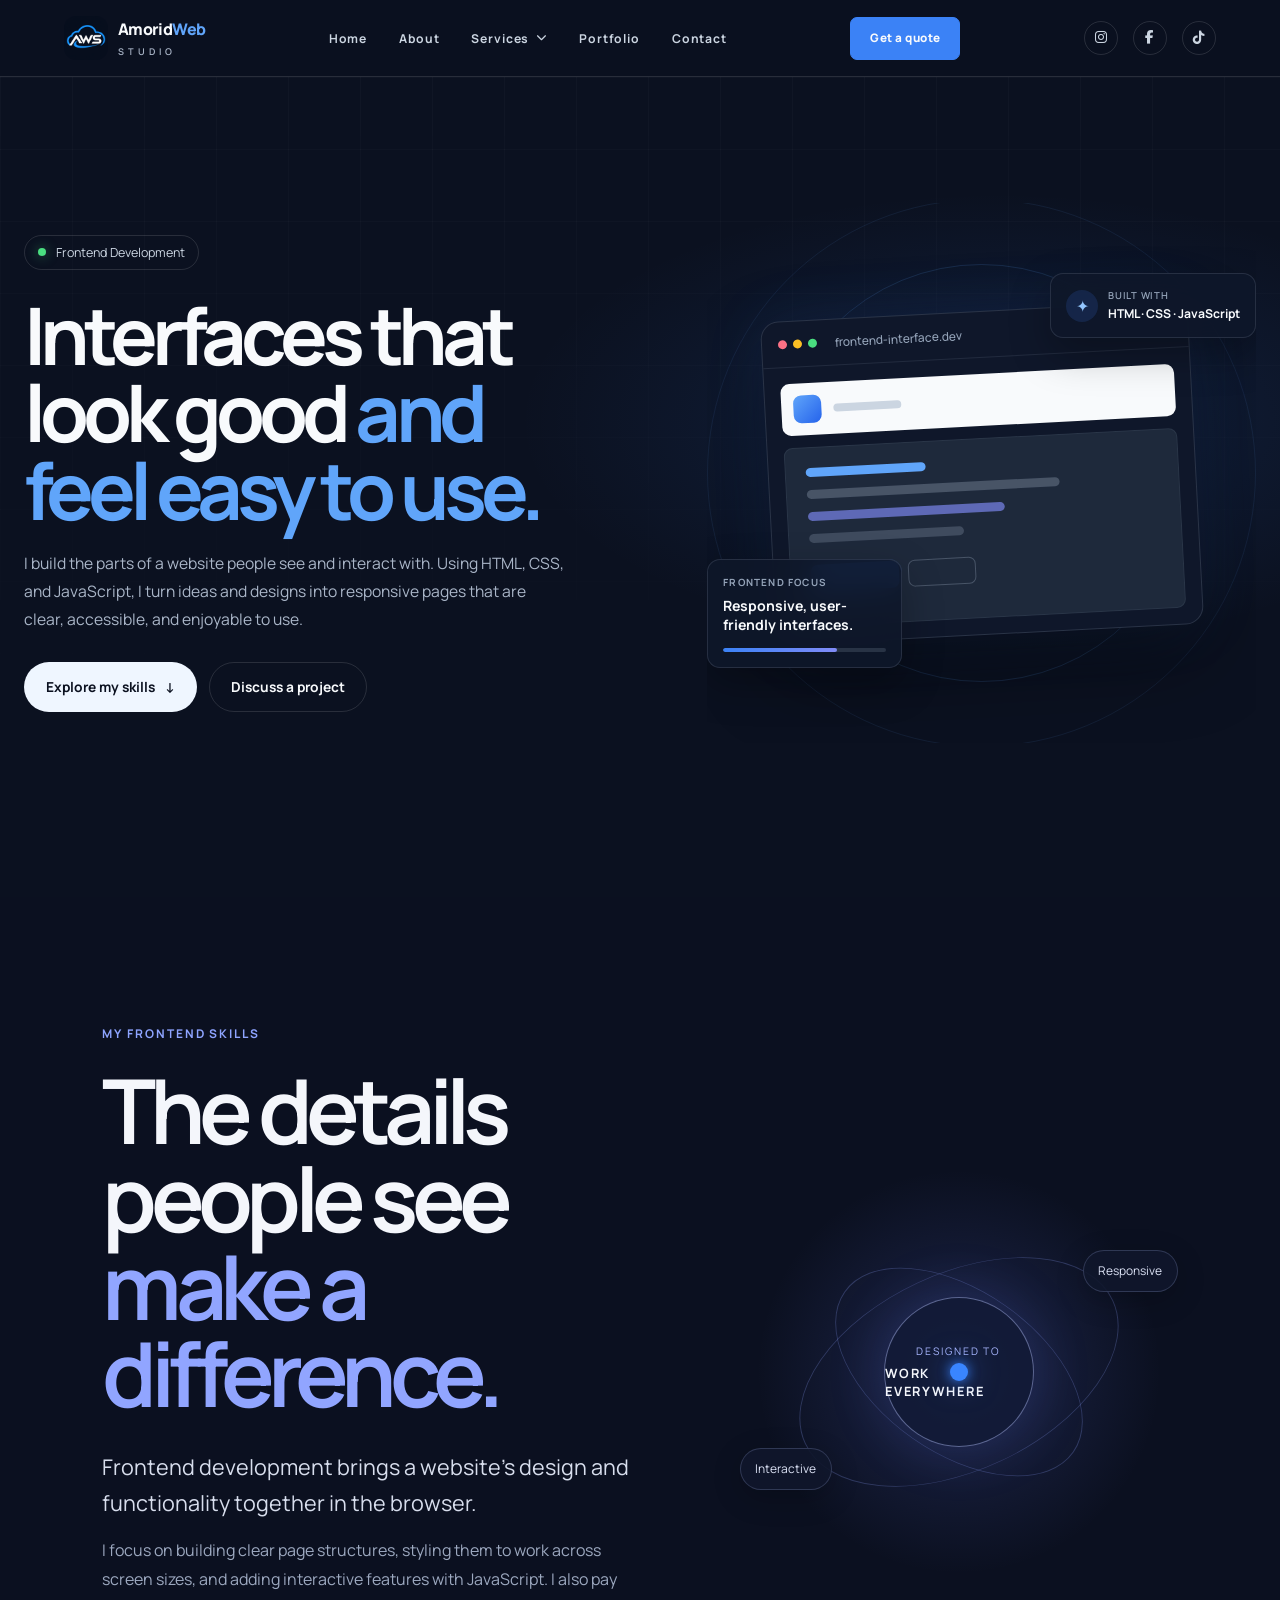
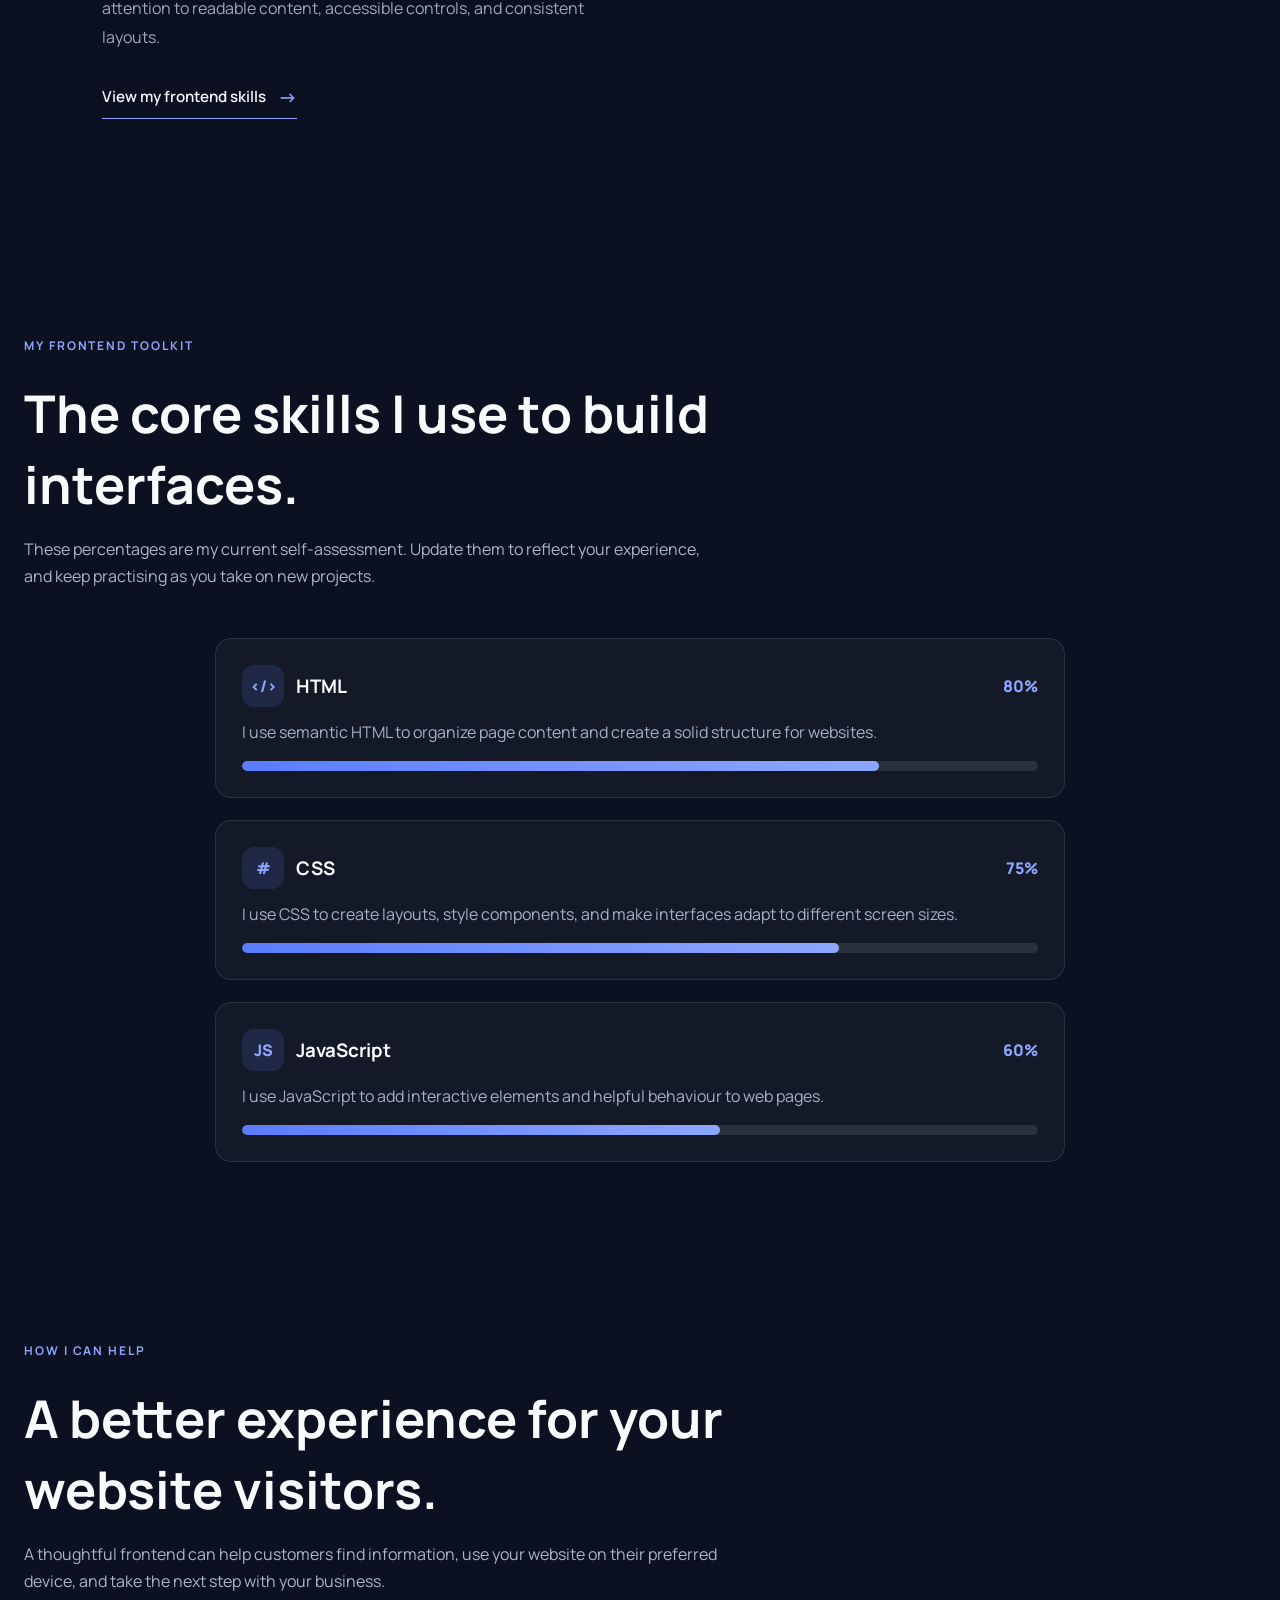
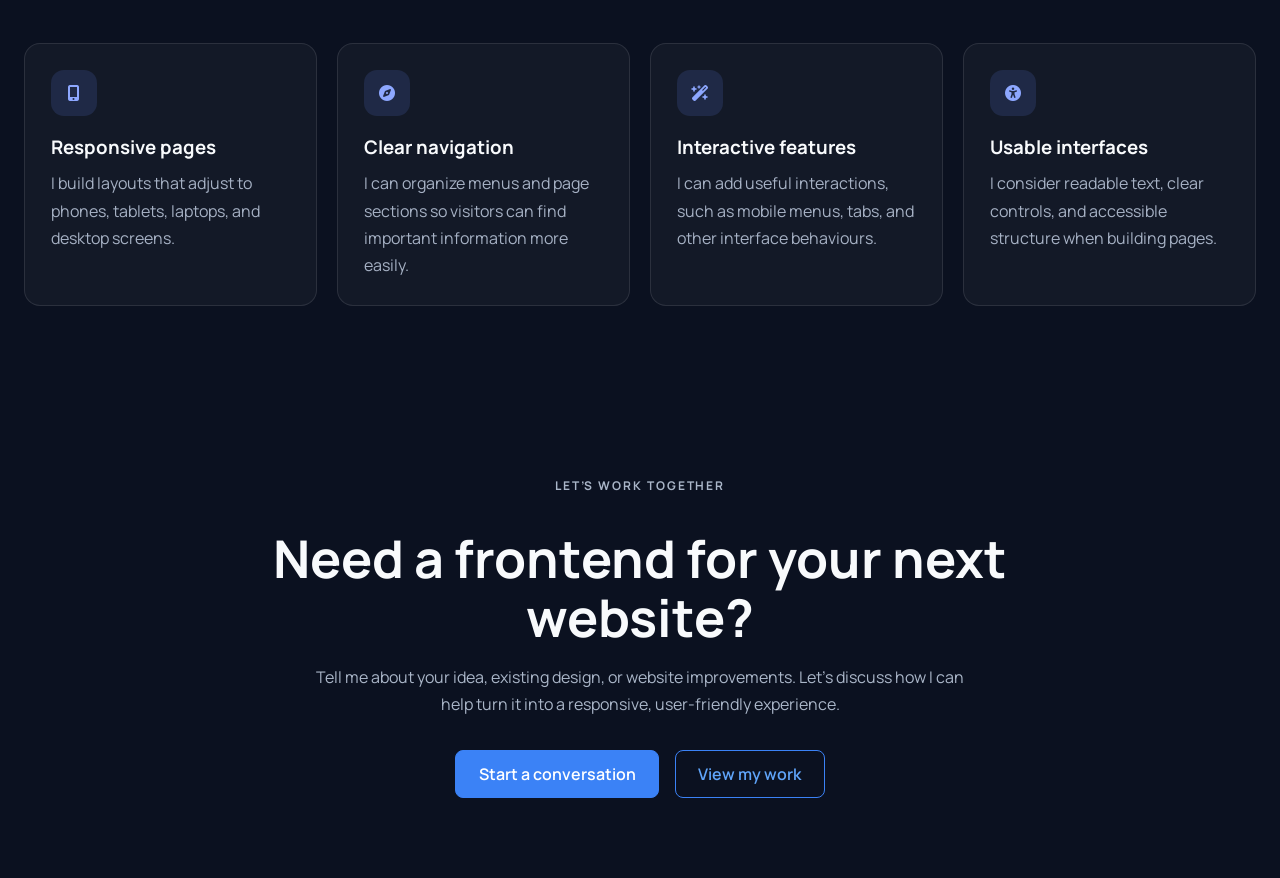
<file: frontend-development.html>
<!DOCTYPE html>
<html lang="en">
<head>
  <meta charset="utf-8">
  <meta name="viewport" content="width=device-width, initial-scale=1">
  <meta
    name="description"
    content="Amorid Web Studio designs and develops modern, responsive websites for businesses."
  >
  <meta name="theme-color" content="#0b1120">

  <title>Amorid Web Studio | Web Design &amp; Development</title>

  <link rel="preconnect" href="https://fonts.googleapis.com">
  <link rel="preconnect" href="https://fonts.gstatic.com" crossorigin>
  <link
    href="https://fonts.googleapis.com/css2?family=Manrope:wght@400;500;600;700;800&display=swap"
    rel="stylesheet"
  >
  <link
    rel="stylesheet"
    href="https://cdnjs.cloudflare.com/ajax/libs/font-awesome/6.7.2/css/all.min.css"
  >
  <link rel="stylesheet" href="style.css">
  <link rel="icon" href="logo.png" type="image/png">

  <script src="script.js" defer></script>
</head>

<body>
  <header class="header-site">
    <div class="header-layout">
      <a href="#home" class="logo" aria-label="Amorid Web Studio home">
        <img src="logo.png" alt="">
        <span class="logo-name">Amorid<span>Web</span><small>studio</small></span>
      </a>

      <button
        class="menu-toggle"
        type="button"
        aria-label="Open navigation menu"
        aria-expanded="false"
        aria-controls="navigation-content"
      >
        <i class="fa-solid fa-bars" aria-hidden="true"></i>
      </button>

      <nav class="navigation" id="navigation-content" aria-label="Main navigation">
        <a href="index.html" class="nav-link">Home</a>
        <a href="#about" class="nav-link">About</a>

        <div class="service-menu">
          <a
            href="#services"
            class="nav-link service-toggle"
            aria-expanded="false"
          >
            Services
            <i class="fa-solid fa-chevron-down" aria-hidden="true"></i>
          </a>

          <div class="service-dropdown">
            <a href="web-development.html">Web Development</a>
            <a href="frontend-development.html">Frontend Development</a>
            <a href="website-management.html">Website Management</a>
            <a href="web-design.html">Web Design</a>
            <a href="javascript-development.html">JavaScript Development</a>
            <a href="ui-creation.html">UI Creation</a>
            <a href="responsive-website.html">Responsive Websites</a>
            <a href="website-improvement.html">Website Improvements</a>
          </div>
        </div>

        <a href="#work" class="nav-link">Portfolio</a>
        <a href="#contact" class="nav-link">Contact</a>
      </nav>

      <a href="#contact" class="quote-button">Get a quote</a>

      <div class="social-link" aria-label="Social media">
        <a href="#" aria-label="Instagram">
          <i class="fa-brands fa-instagram" aria-hidden="true"></i>
        </a>
        <a href="#" aria-label="Facebook">
          <i class="fa-brands fa-facebook-f" aria-hidden="true"></i>
        </a>
        <a href="#" aria-label="TikTok">
          <i class="fa-brands fa-tiktok" aria-hidden="true"></i>
        </a>
      </div>
    </div>
  </header>

<main>
  <section class="hero section" id="home">
    <div class="hero-grid container">
      <div class="hero-content">
        <div class="availability">
          <span class="status-dot" aria-hidden="true"></span>
          Frontend Development
        </div>

        <h1>
          Interfaces that look good
          <span class="hero-accent">and feel easy to use.</span>
        </h1>

        <p class="hero-description">
          I build the parts of a website people see and interact with. Using
          HTML, CSS, and JavaScript, I turn ideas and designs into responsive
          pages that are clear, accessible, and enjoyable to use.
        </p>

        <div class="hero-actions">
          <a href="#skills" class="btn btn-primary">
            Explore my skills <span aria-hidden="true">↓</span>
          </a>
          <a href="#contact" class="btn btn-secondary">Discuss a project</a>
        </div>
      </div>

      <div class="hero-visual" aria-label="Illustration of a frontend website interface">
        <div class="visual-orbit orbit-one" aria-hidden="true"></div>
        <div class="visual-orbit orbit-two" aria-hidden="true"></div>

        <div class="code-card">
          <div class="code-topbar">
            <div class="window-dots" aria-hidden="true">
              <span></span><span></span><span></span>
            </div>
            <span>frontend-interface.dev</span>
          </div>

          <div class="code-body">
            <div class="bar-show" aria-hidden="true">
              <span class="blue"></span>
              <span class="ink"></span>
            </div>
            <div class="code-page" aria-hidden="true">
              <span class="line1"></span>
              <span class="line2"></span>
              <span class="line3"></span>
              <span class="line4"></span>
              <div class="line-btn">
                <span class="line-btn1"></span>
                <span class="line-btn2"></span>
              </div>
            </div>
          </div>
        </div>

        <div class="floating-card card-project">
          <span class="floating-label">Frontend focus</span>
          <strong>Responsive, user-friendly interfaces.</strong>
          <div class="mini-progress" aria-hidden="true"><span></span></div>
        </div>

        <div class="floating-card card-location">
          <span class="location-icon" aria-hidden="true">✦</span>
          <div>
            <small>Built with</small>
            <strong>HTML · CSS · JavaScript</strong>
          </div>
        </div>
      </div>
    </div>
  </section>

  <section class="intro-section" id="about">
    <div class="intro-content">
      <p class="intro-eyebrow">MY FRONTEND SKILLS</p>

      <h2>
        The details people see<br>
        <span>make a difference.</span>
      </h2>

      <p class="intro-lead">
        Frontend development brings a website’s design and functionality
        together in the browser.
      </p>

      <p class="intro-description">
        I focus on building clear page structures, styling them to work across
        screen sizes, and adding interactive features with JavaScript. I also
        pay attention to readable content, accessible controls, and consistent
        layouts.
      </p>

      <a class="intro-link" href="#skills">
        View my frontend skills <span aria-hidden="true">→</span>
      </a>
    </div>

    <div class="intro-visual" aria-hidden="true">
      <div class="visual-orbit orbit-one"></div>
      <div class="visual-orbit orbit-two"></div>

      <div class="visual-core">
        <span>DESIGNED TO</span>
        <strong>WORK EVERYWHERE</strong>
      </div>

      <span class="blue-ball"></span>
      <span class="visual-tag tag-one">Responsive</span>
      <span class="visual-tag tag-two">Interactive</span>
    </div>
  </section>

  <section class="skills-section section" id="skills">
    <div class="container">
      <div class="web-services-heading">
        <p class="intro-eyebrow">MY FRONTEND TOOLKIT</p>
        <h2>The core skills I use to build interfaces.</h2>
        <p>
          These percentages are my current self-assessment. Update them to
          reflect your experience, and keep practising as you take on new
          projects.
        </p>
      </div>

      <div class="skills-list">
        <article class="skill-item">
          <div class="skill-heading">
            <div>
              <span class="skill-icon" aria-hidden="true">&lt;/&gt;</span>
              <h3>HTML</h3>
            </div>
            <span class="skill-level">80%</span>
          </div>
          <p>
            I use semantic HTML to organize page content and create a solid
            structure for websites.
          </p>
          <div
            class="skill-track"
            role="progressbar"
            aria-label="HTML skill level"
            aria-valuemin="0"
            aria-valuemax="100"
            aria-valuenow="80"
          >
            <span class="skill-fill" style="--skill-level: 80%"></span>
          </div>
        </article>

        <article class="skill-item">
          <div class="skill-heading">
            <div>
              <span class="skill-icon" aria-hidden="true">#</span>
              <h3>CSS</h3>
            </div>
            <span class="skill-level">75%</span>
          </div>
          <p>
            I use CSS to create layouts, style components, and make interfaces
            adapt to different screen sizes.
          </p>
          <div
            class="skill-track"
            role="progressbar"
            aria-label="CSS skill level"
            aria-valuemin="0"
            aria-valuemax="100"
            aria-valuenow="75"
          >
            <span class="skill-fill" style="--skill-level: 75%"></span>
          </div>
        </article>

        <article class="skill-item">
          <div class="skill-heading">
            <div>
              <span class="skill-icon" aria-hidden="true">JS</span>
              <h3>JavaScript</h3>
            </div>
            <span class="skill-level">60%</span>
          </div>
          <p>
            I use JavaScript to add interactive elements and helpful behaviour
            to web pages.
          </p>
          <div
            class="skill-track"
            role="progressbar"
            aria-label="JavaScript skill level"
            aria-valuemin="0"
            aria-valuemax="100"
            aria-valuenow="60"
          >
            <span class="skill-fill" style="--skill-level: 60%"></span>
          </div>
        </article>
      </div>
    </div>
  </section>

  <section class="business-section section" id="business">
    <div class="container">
      <div class="web-services-heading">
        <p class="intro-eyebrow">HOW I CAN HELP</p>
        <h2>A better experience for your website visitors.</h2>
        <p>
          A thoughtful frontend can help customers find information, use your
          website on their preferred device, and take the next step with your
          business.
        </p>
      </div>

      <div class="business-grid">
        <article class="business-card">
          <span class="business-icon" aria-hidden="true">
            <i class="fa-solid fa-mobile-screen-button"></i>
          </span>
          <h3>Responsive pages</h3>
          <p>
            I build layouts that adjust to phones, tablets, laptops, and
            desktop screens.
          </p>
        </article>

        <article class="business-card">
          <span class="business-icon" aria-hidden="true">
            <i class="fa-solid fa-compass"></i>
          </span>
          <h3>Clear navigation</h3>
          <p>
            I can organize menus and page sections so visitors can find
            important information more easily.
          </p>
        </article>

        <article class="business-card">
          <span class="business-icon" aria-hidden="true">
            <i class="fa-solid fa-wand-magic-sparkles"></i>
          </span>
          <h3>Interactive features</h3>
          <p>
            I can add useful interactions, such as mobile menus, tabs, and
            other interface behaviours.
          </p>
        </article>

        <article class="business-card">
          <span class="business-icon" aria-hidden="true">
            <i class="fa-solid fa-universal-access"></i>
          </span>
          <h3>Usable interfaces</h3>
          <p>
            I consider readable text, clear controls, and accessible structure
            when building pages.
          </p>
        </article>
      </div>
    </div>
  </section>

  <section class="cta-section" id="contact">
    <div class="cta-content">
      <p class="intro-eyebrow">LET’S WORK TOGETHER</p>
      <h2>Need a frontend for your next website?</h2>
      <p>
        Tell me about your idea, existing design, or website improvements.
        Let’s discuss how I can help turn it into a responsive, user-friendly
        experience.
      </p>

      <div class="cta-actions">
        <a class="cta-button cta-button-primary" href="index.html#contact">
          Start a conversation
        </a>
        <a class="cta-button cta-button-secondary" href="index.html#work">
          View my work
        </a>
      </div>
    </div>
  </section>
</main>
</body>
</html>
</file>
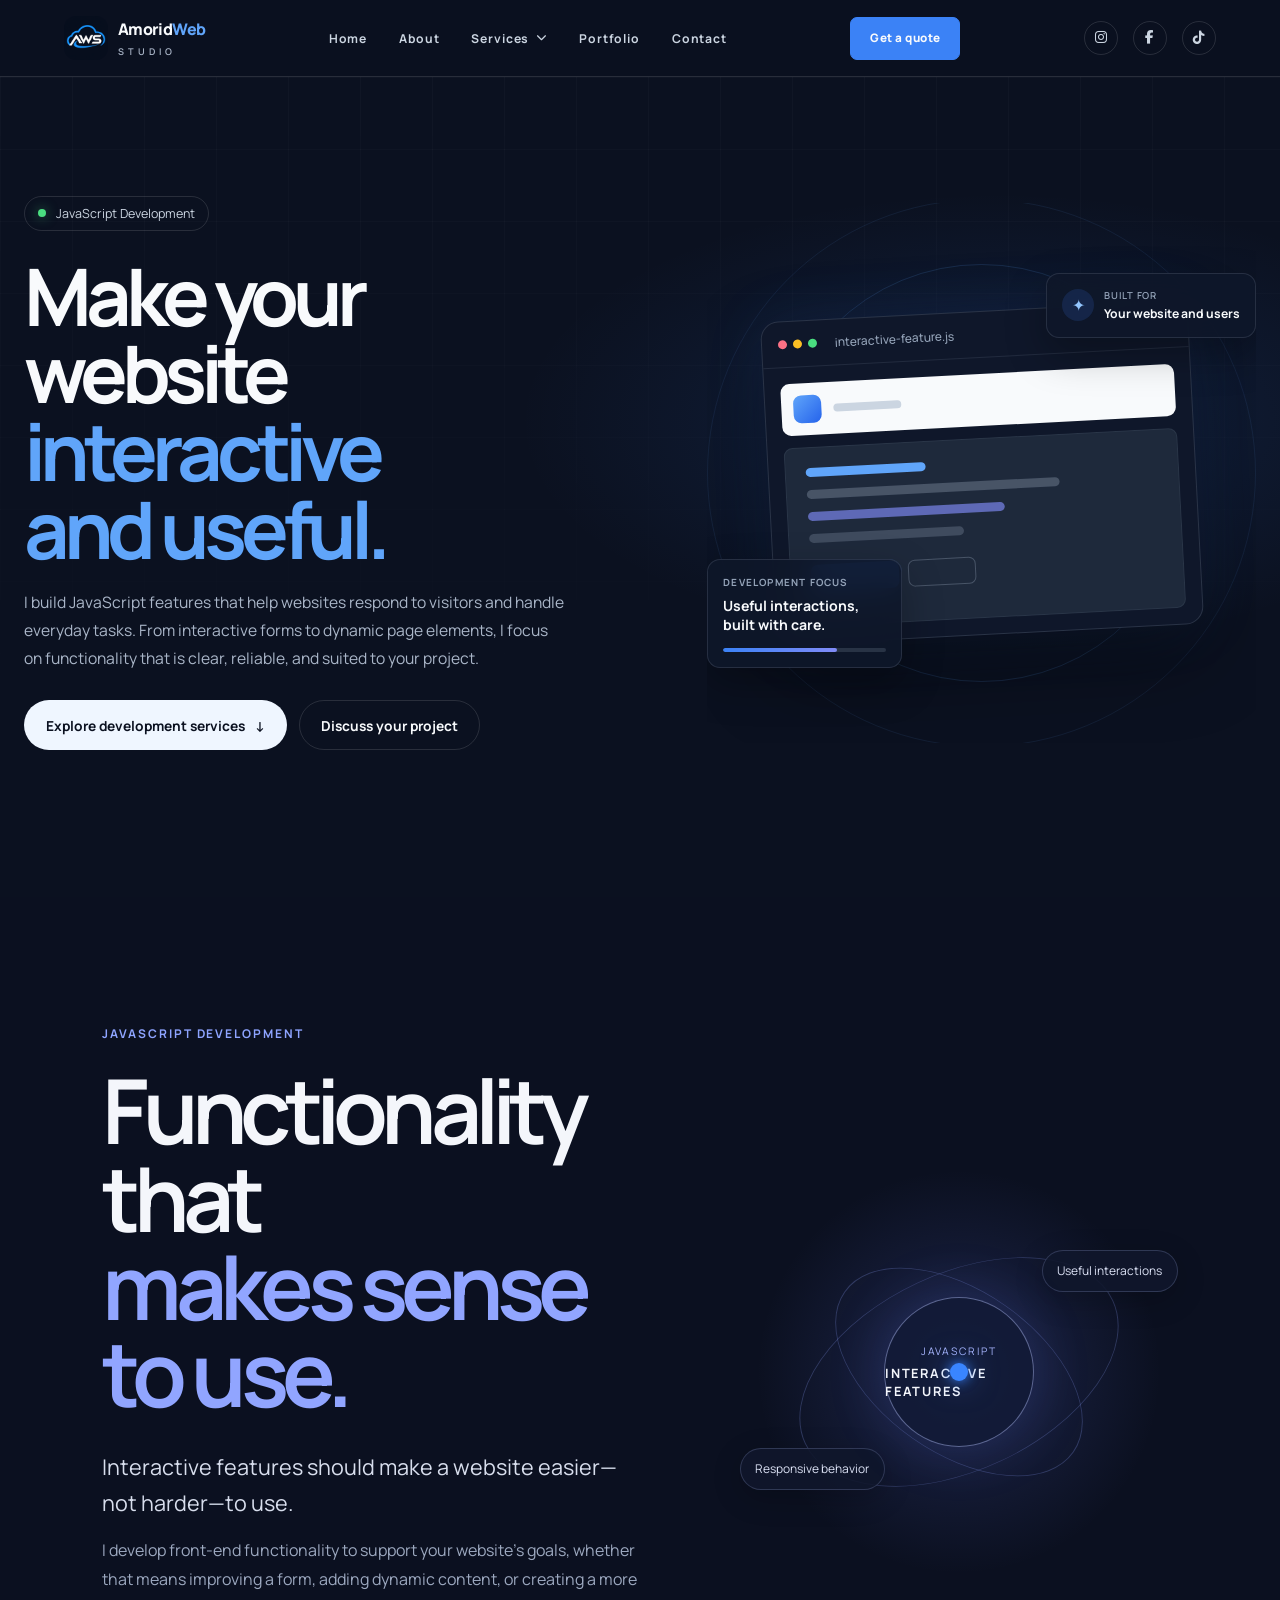
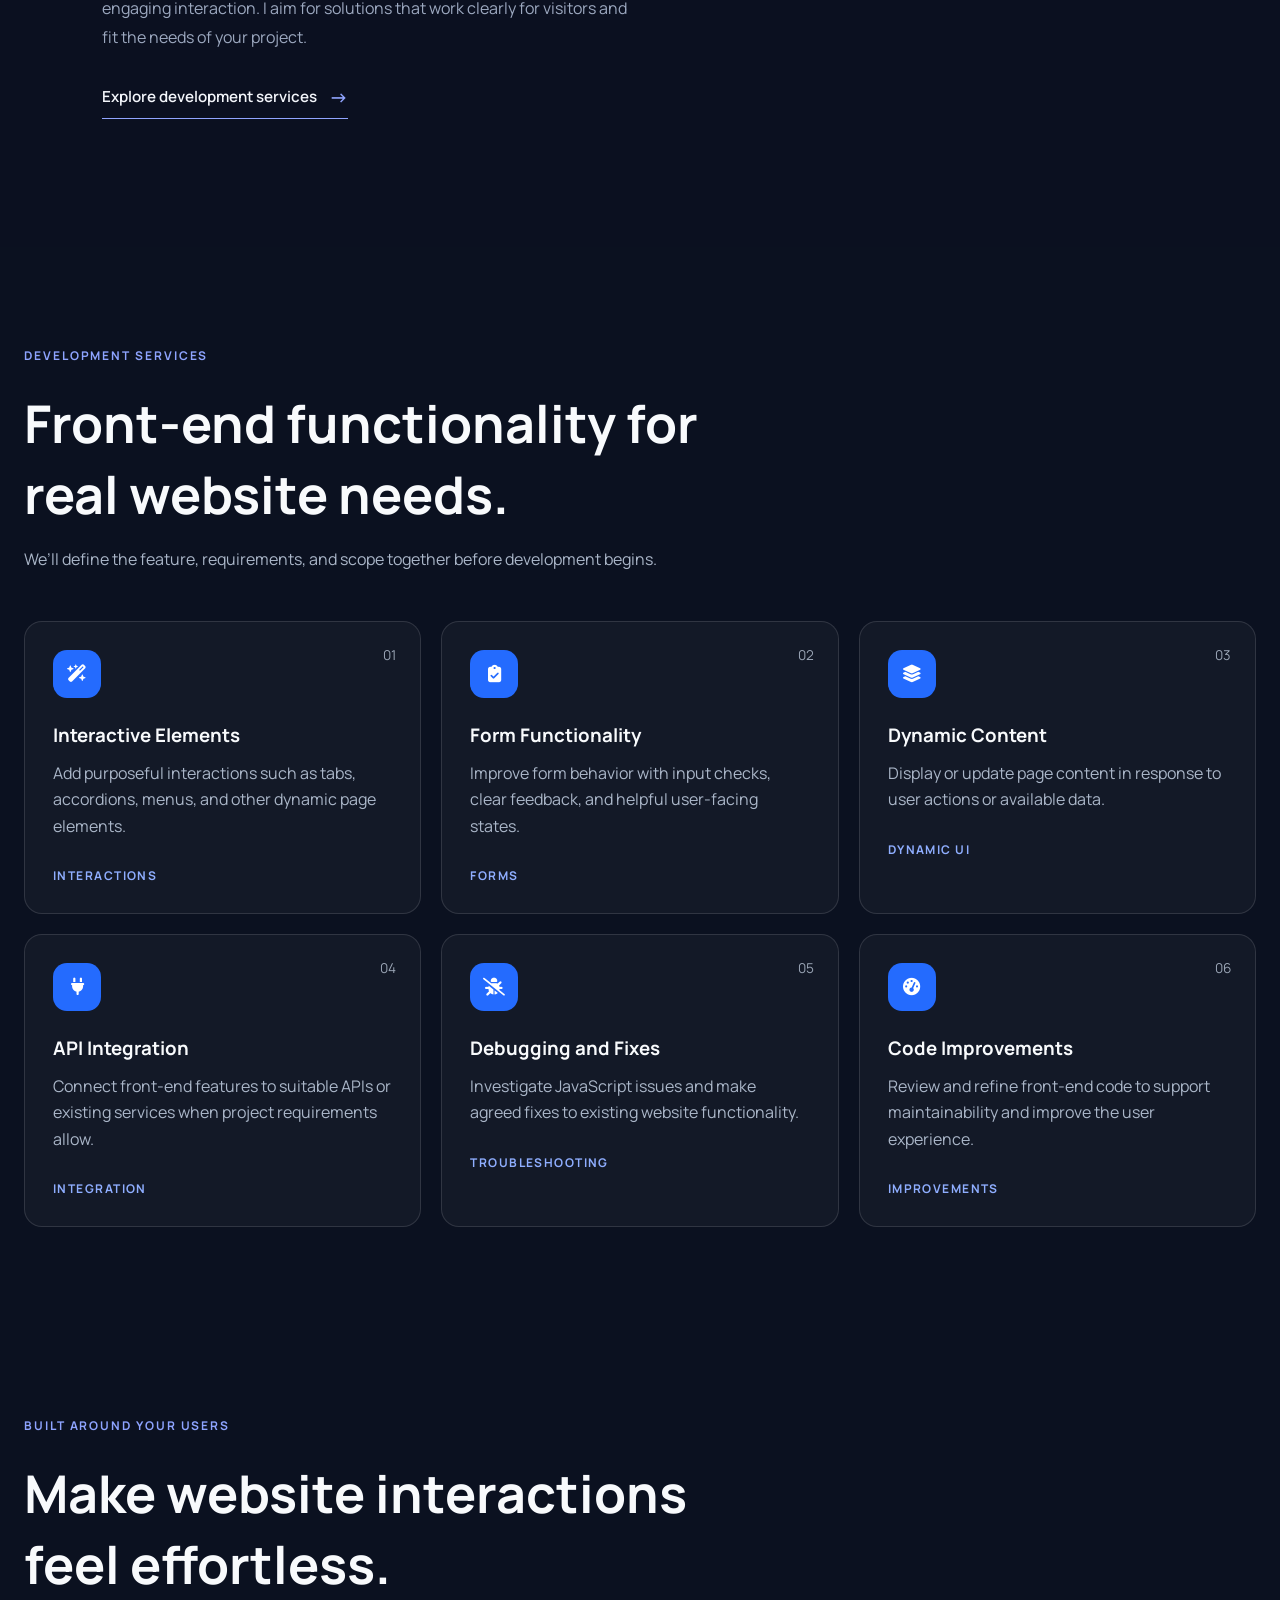
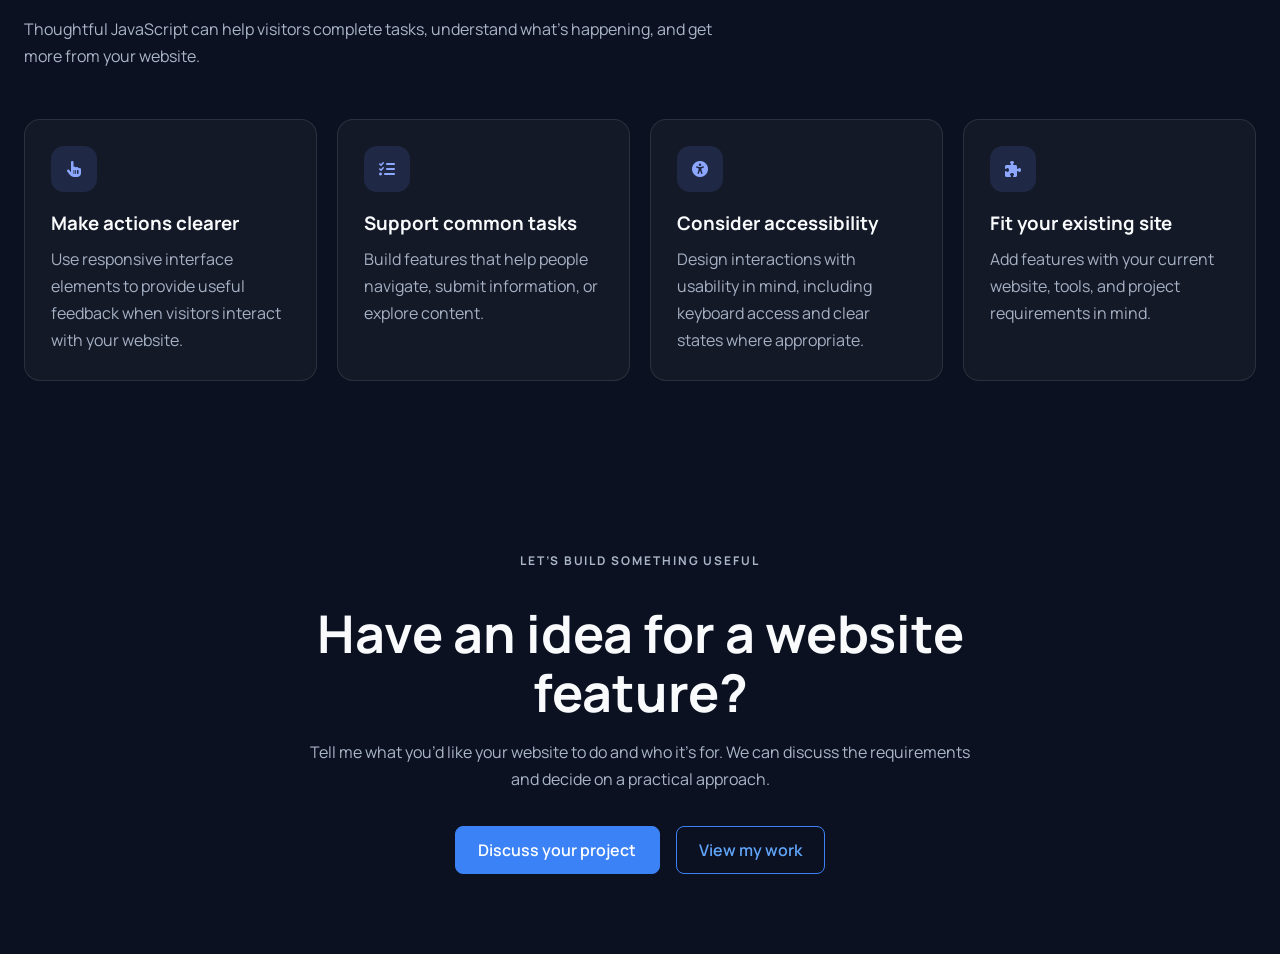
<file: javascript-development.html>
<!DOCTYPE html>
<html lang="en">
<head>
  <meta charset="utf-8">
  <meta name="viewport" content="width=device-width, initial-scale=1">
  <meta
    name="description"
    content="Amorid Web Studio designs and develops modern, responsive websites for businesses."
  >
  <meta name="theme-color" content="#0b1120">

  <title>Amorid Web Studio | Web Design &amp; Development</title>

  <link rel="preconnect" href="https://fonts.googleapis.com">
  <link rel="preconnect" href="https://fonts.gstatic.com" crossorigin>
  <link
    href="https://fonts.googleapis.com/css2?family=Manrope:wght@400;500;600;700;800&display=swap"
    rel="stylesheet"
  >
  <link
    rel="stylesheet"
    href="https://cdnjs.cloudflare.com/ajax/libs/font-awesome/6.7.2/css/all.min.css"
  >
  <link rel="stylesheet" href="style.css">
  <link rel="icon" href="logo.png" type="image/png">

  <script src="script.js" defer></script>
</head>

<body>
  <header class="header-site">
    <div class="header-layout">
      <a href="#home" class="logo" aria-label="Amorid Web Studio home">
        <img src="logo.png" alt="">
        <span class="logo-name">Amorid<span>Web</span><small>studio</small></span>
      </a>

      <button
        class="menu-toggle"
        type="button"
        aria-label="Open navigation menu"
        aria-expanded="false"
        aria-controls="navigation-content"
      >
        <i class="fa-solid fa-bars" aria-hidden="true"></i>
      </button>

      <nav class="navigation" id="navigation-content" aria-label="Main navigation">
        <a href="index.html" class="nav-link">Home</a>
        <a href="#about" class="nav-link">About</a>

        <div class="service-menu">
          <a
            href="#services"
            class="nav-link service-toggle"
            aria-expanded="false"
          >
            Services
            <i class="fa-solid fa-chevron-down" aria-hidden="true"></i>
          </a>

          <div class="service-dropdown">
            <a href="web-development.html">Web Development</a>
            <a href="frontend-development.html">Frontend Development</a>
            <a href="website-management.html">Website Management</a>
            <a href="web-design.html">Web Design</a>
            <a href="javascript-development.html">JavaScript Development</a>
            <a href="ui-creation.html">UI Creation</a>
            <a href="responsive-website.html">Responsive Websites</a>
            <a href="website-improvement.html">Website Improvements</a>
          </div>
        </div>

        <a href="#work" class="nav-link">Portfolio</a>
        <a href="#contact" class="nav-link">Contact</a>
      </nav>

      <a href="#contact" class="quote-button">Get a quote</a>

      <div class="social-link" aria-label="Social media">
        <a href="#" aria-label="Instagram">
          <i class="fa-brands fa-instagram" aria-hidden="true"></i>
        </a>
        <a href="#" aria-label="Facebook">
          <i class="fa-brands fa-facebook-f" aria-hidden="true"></i>
        </a>
        <a href="#" aria-label="TikTok">
          <i class="fa-brands fa-tiktok" aria-hidden="true"></i>
        </a>
      </div>
    </div>
  </header>

  <main>
  <section class="hero section" id="home">
    <div class="hero-grid container">
      <div class="hero-content">
        <div class="availability">
          <span class="status-dot" aria-hidden="true"></span>
          JavaScript Development
        </div>

        <h1>
          Make your website
          <span class="hero-accent">interactive and useful.</span>
        </h1>

        <p class="hero-description">
          I build JavaScript features that help websites respond to visitors
          and handle everyday tasks. From interactive forms to dynamic page
          elements, I focus on functionality that is clear, reliable, and
          suited to your project.
        </p>

        <div class="hero-actions">
          <a href="#services" class="btn btn-primary">
            Explore development services <span aria-hidden="true">↓</span>
          </a>
          <a href="#contact" class="btn btn-secondary">Discuss your project</a>
        </div>
      </div>

      <div class="hero-visual" aria-label="Illustration of JavaScript code">
        <div class="visual-orbit orbit-one" aria-hidden="true"></div>
        <div class="visual-orbit orbit-two" aria-hidden="true"></div>

        <div class="code-card">
          <div class="code-topbar">
            <div class="window-dots" aria-hidden="true">
              <span></span><span></span><span></span>
            </div>
            <span>interactive-feature.js</span>
          </div>

          <div class="code-body">
            <div class="bar-show" aria-hidden="true">
              <span class="blue"></span>
              <span class="ink"></span>
            </div>
            <div class="code-page" aria-hidden="true">
              <span class="line1"></span>
              <span class="line2"></span>
              <span class="line3"></span>
              <span class="line4"></span>
              <div class="line-btn">
                <span class="line-btn1"></span>
                <span class="line-btn2"></span>
              </div>
            </div>
          </div>
        </div>

        <div class="floating-card card-project">
          <span class="floating-label">Development focus</span>
          <strong>Useful interactions, built with care.</strong>
          <div class="mini-progress" aria-hidden="true"><span></span></div>
        </div>

        <div class="floating-card card-location">
          <span class="location-icon" aria-hidden="true">✦</span>
          <div>
            <small>Built for</small>
            <strong>Your website and users</strong>
          </div>
        </div>
      </div>
    </div>
  </section>

  <section class="intro-section" id="about">
    <div class="intro-content">
      <p class="intro-eyebrow">JAVASCRIPT DEVELOPMENT</p>

      <h2>
        Functionality that<br>
        <span>makes sense to use.</span>
      </h2>

      <p class="intro-lead">
        Interactive features should make a website easier—not harder—to use.
      </p>

      <p class="intro-description">
        I develop front-end functionality to support your website’s goals,
        whether that means improving a form, adding dynamic content, or
        creating a more engaging interaction. I aim for solutions that work
        clearly for visitors and fit the needs of your project.
      </p>

      <a class="intro-link" href="#services">
        Explore development services <span aria-hidden="true">→</span>
      </a>
    </div>

    <div class="intro-visual" aria-hidden="true">
      <div class="visual-orbit orbit-one"></div>
      <div class="visual-orbit orbit-two"></div>

      <div class="visual-core">
        <span>JAVASCRIPT</span>
        <strong>INTERACTIVE FEATURES</strong>
      </div>

      <span class="blue-ball"></span>
      <span class="visual-tag tag-one">Useful interactions</span>
      <span class="visual-tag tag-two">Responsive behavior</span>
    </div>
  </section>

  <section class="web-services section" id="services">
    <div class="container">
      <div class="web-services-heading">
        <p class="intro-eyebrow">DEVELOPMENT SERVICES</p>
        <h2>Front-end functionality for real website needs.</h2>
        <p>
          We’ll define the feature, requirements, and scope together before
          development begins.
        </p>
      </div>

      <div class="web-services-grid">
        <article class="web-service-card">
          <span class="web-service-number">01</span>
          <span class="web-service-icon" aria-hidden="true">
            <i class="fa-solid fa-wand-magic-sparkles"></i>
          </span>
          <h3>Interactive Elements</h3>
          <p>
            Add purposeful interactions such as tabs, accordions, menus, and
            other dynamic page elements.
          </p>
          <span class="web-service-label">INTERACTIONS</span>
        </article>

        <article class="web-service-card">
          <span class="web-service-number">02</span>
          <span class="web-service-icon" aria-hidden="true">
            <i class="fa-solid fa-clipboard-check"></i>
          </span>
          <h3>Form Functionality</h3>
          <p>
            Improve form behavior with input checks, clear feedback, and
            helpful user-facing states.
          </p>
          <span class="web-service-label">FORMS</span>
        </article>

        <article class="web-service-card">
          <span class="web-service-number">03</span>
          <span class="web-service-icon" aria-hidden="true">
            <i class="fa-solid fa-layer-group"></i>
          </span>
          <h3>Dynamic Content</h3>
          <p>
            Display or update page content in response to user actions or
            available data.
          </p>
          <span class="web-service-label">DYNAMIC UI</span>
        </article>

        <article class="web-service-card">
          <span class="web-service-number">04</span>
          <span class="web-service-icon" aria-hidden="true">
            <i class="fa-solid fa-plug"></i>
          </span>
          <h3>API Integration</h3>
          <p>
            Connect front-end features to suitable APIs or existing services
            when project requirements allow.
          </p>
          <span class="web-service-label">INTEGRATION</span>
        </article>

        <article class="web-service-card">
          <span class="web-service-number">05</span>
          <span class="web-service-icon" aria-hidden="true">
            <i class="fa-solid fa-bug-slash"></i>
          </span>
          <h3>Debugging and Fixes</h3>
          <p>
            Investigate JavaScript issues and make agreed fixes to existing
            website functionality.
          </p>
          <span class="web-service-label">TROUBLESHOOTING</span>
        </article>

        <article class="web-service-card">
          <span class="web-service-number">06</span>
          <span class="web-service-icon" aria-hidden="true">
            <i class="fa-solid fa-gauge-high"></i>
          </span>
          <h3>Code Improvements</h3>
          <p>
            Review and refine front-end code to support maintainability and
            improve the user experience.
          </p>
          <span class="web-service-label">IMPROVEMENTS</span>
        </article>
      </div>
    </div>
  </section>

  <section class="business-section section" id="benefits">
    <div class="container">
      <div class="web-services-heading">
        <p class="intro-eyebrow">BUILT AROUND YOUR USERS</p>
        <h2>Make website interactions feel effortless.</h2>
        <p>
          Thoughtful JavaScript can help visitors complete tasks, understand
          what’s happening, and get more from your website.
        </p>
      </div>

      <div class="business-grid">
        <article class="business-card">
          <span class="business-icon" aria-hidden="true">
            <i class="fa-solid fa-hand-pointer"></i>
          </span>
          <h3>Make actions clearer</h3>
          <p>
            Use responsive interface elements to provide useful feedback when
            visitors interact with your website.
          </p>
        </article>

        <article class="business-card">
          <span class="business-icon" aria-hidden="true">
            <i class="fa-solid fa-list-check"></i>
          </span>
          <h3>Support common tasks</h3>
          <p>
            Build features that help people navigate, submit information, or
            explore content.
          </p>
        </article>

        <article class="business-card">
          <span class="business-icon" aria-hidden="true">
            <i class="fa-solid fa-universal-access"></i>
          </span>
          <h3>Consider accessibility</h3>
          <p>
            Design interactions with usability in mind, including keyboard
            access and clear states where appropriate.
          </p>
        </article>

        <article class="business-card">
          <span class="business-icon" aria-hidden="true">
            <i class="fa-solid fa-puzzle-piece"></i>
          </span>
          <h3>Fit your existing site</h3>
          <p>
            Add features with your current website, tools, and project
            requirements in mind.
          </p>
        </article>
      </div>
    </div>
  </section>

  <section class="cta-section" id="contact">
    <div class="cta-content">
      <p class="intro-eyebrow">LET’S BUILD SOMETHING USEFUL</p>
      <h2>Have an idea for a website feature?</h2>
      <p>
        Tell me what you’d like your website to do and who it’s for. We can
        discuss the requirements and decide on a practical approach.
      </p>

      <div class="cta-actions">
        <a class="cta-button cta-button-primary" href="index.html#contact">
          Discuss your project
        </a>
        <a class="cta-button cta-button-secondary" href="index.html#work">
          View my work
        </a>
      </div>
    </div>
  </section>
</main>
</body>
</html>
</file>
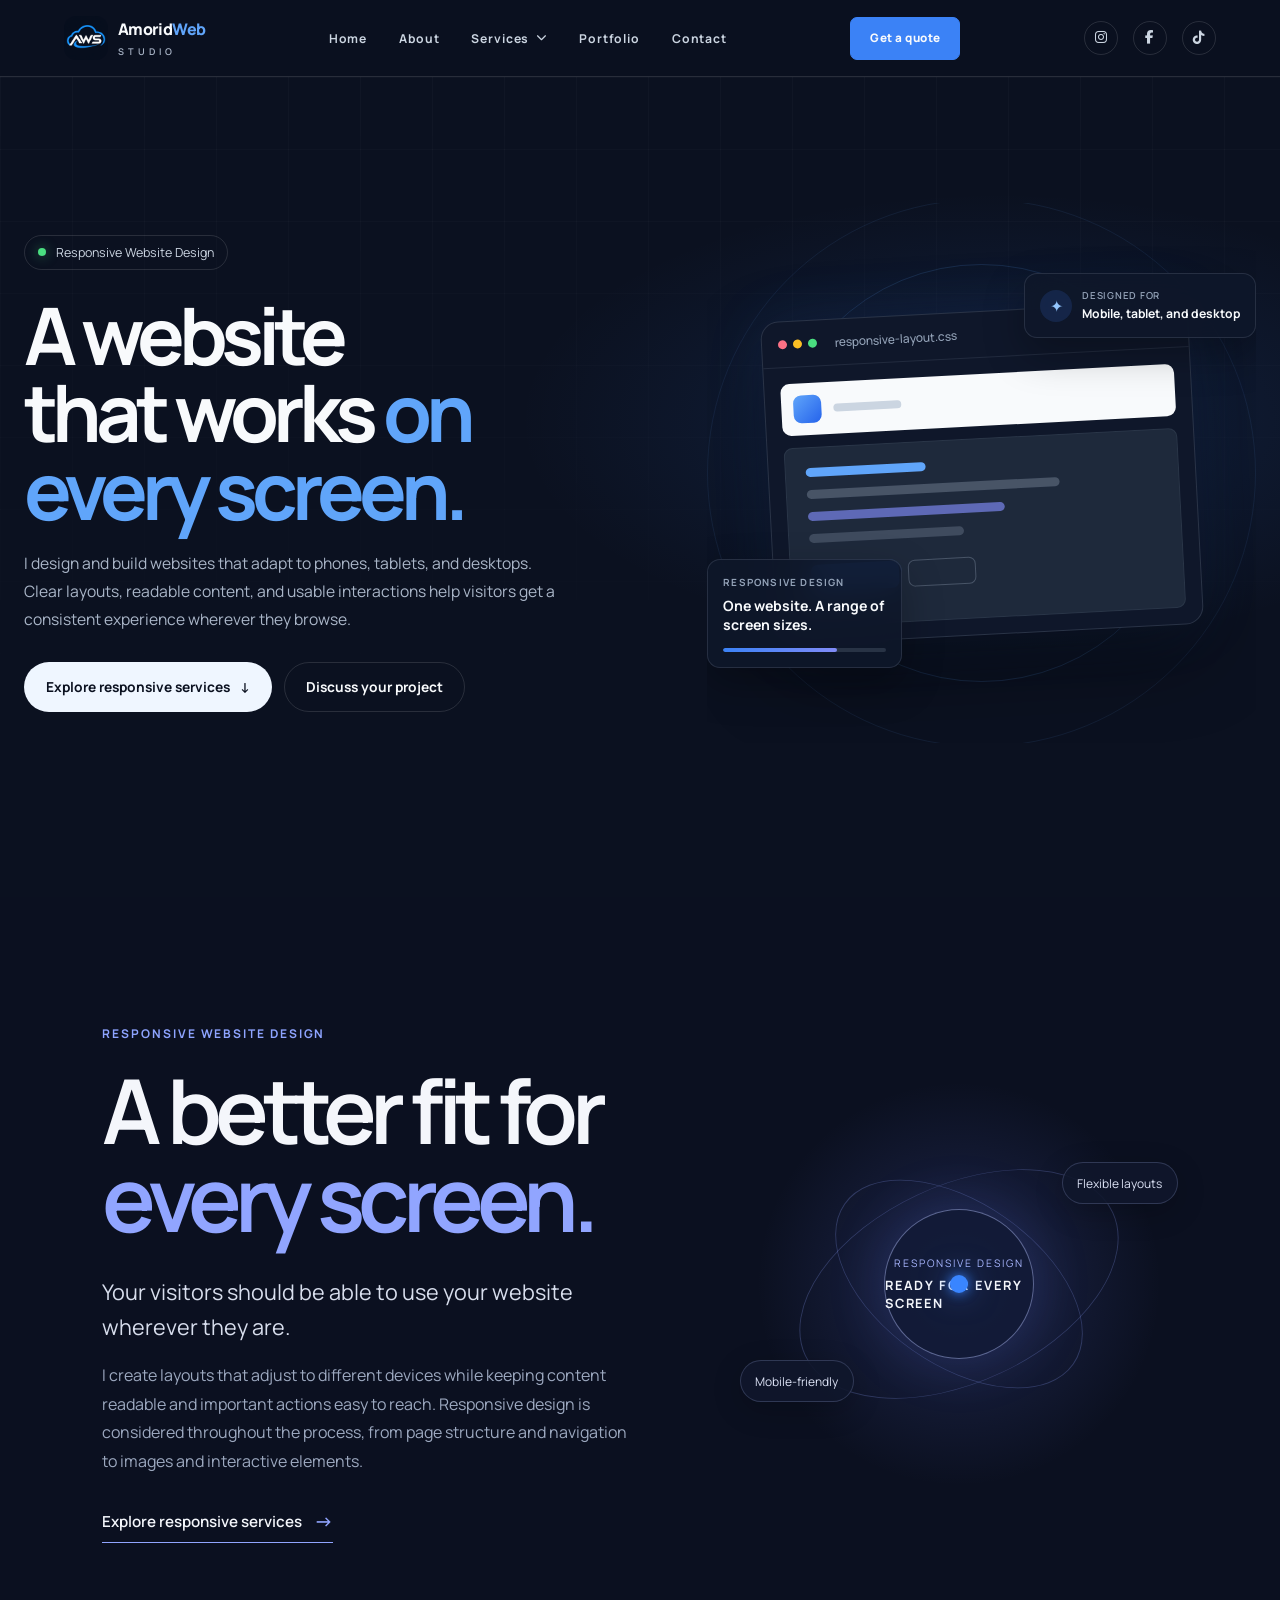
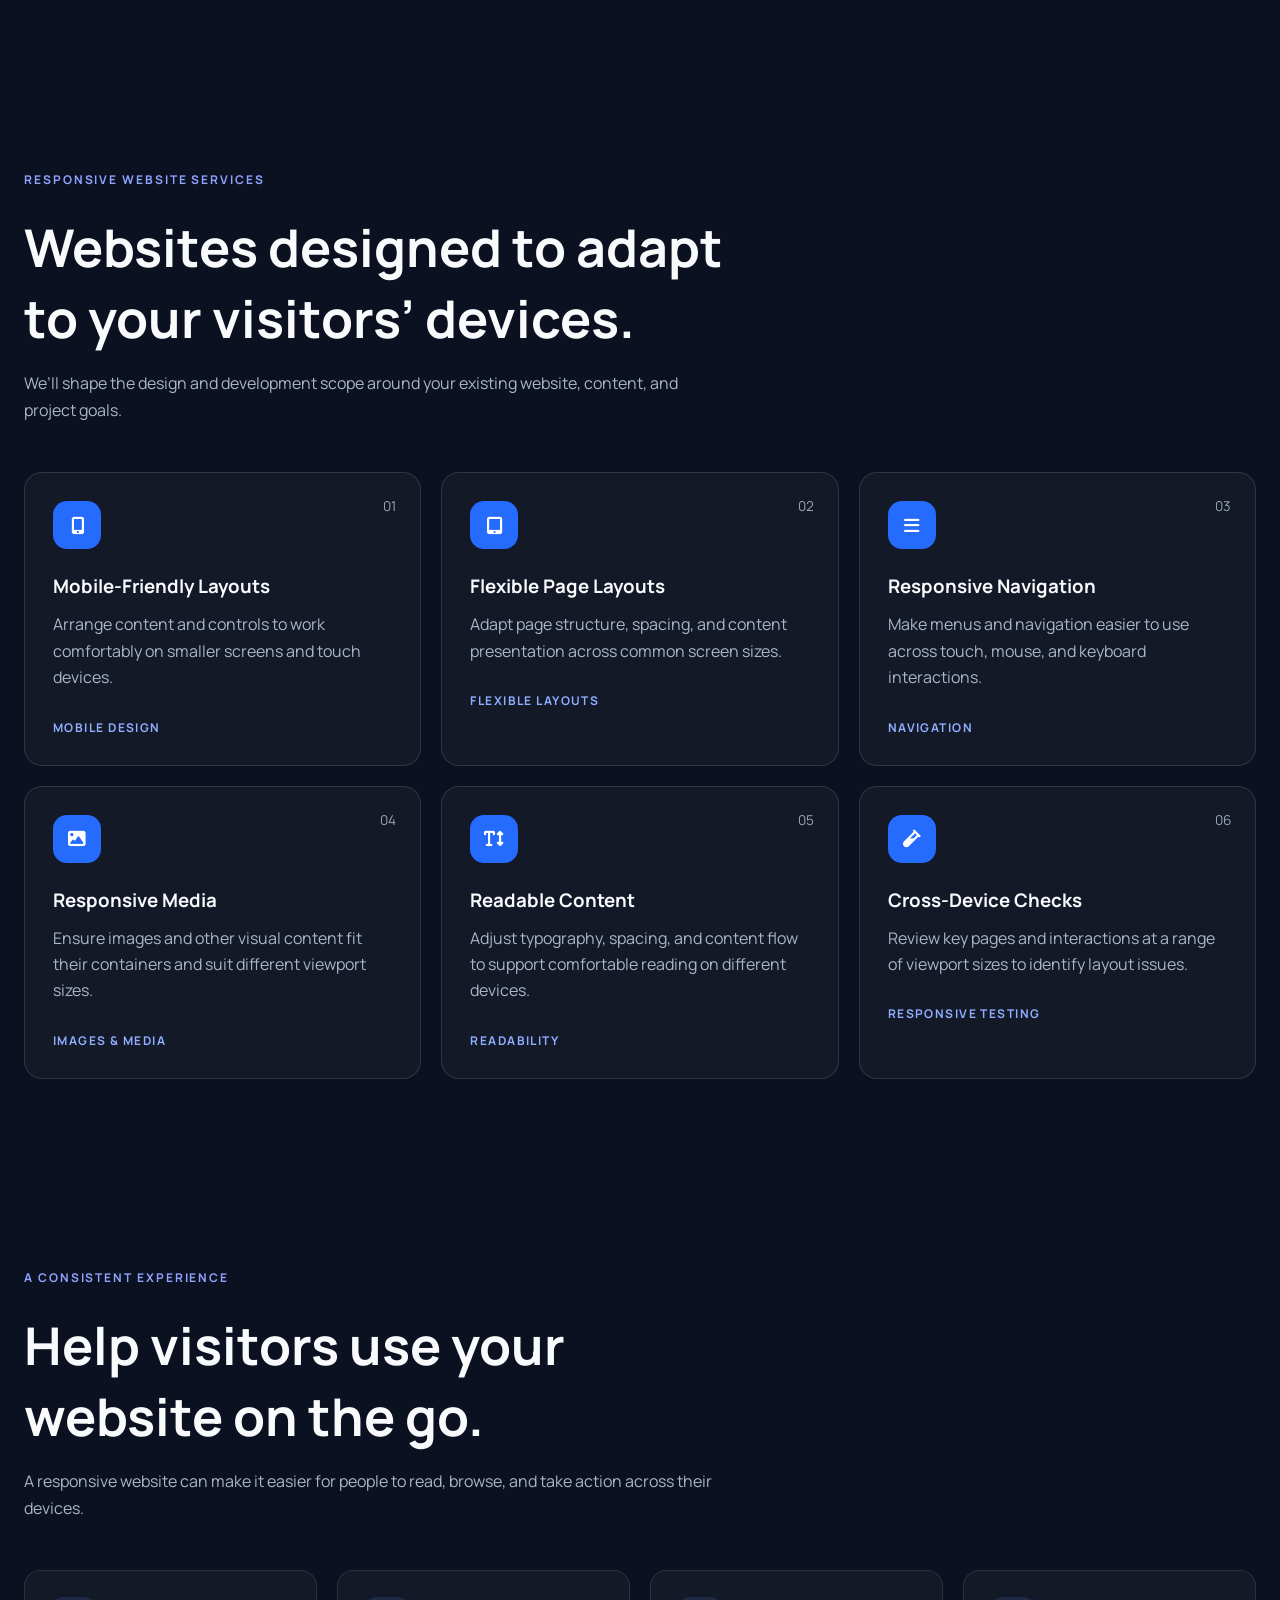
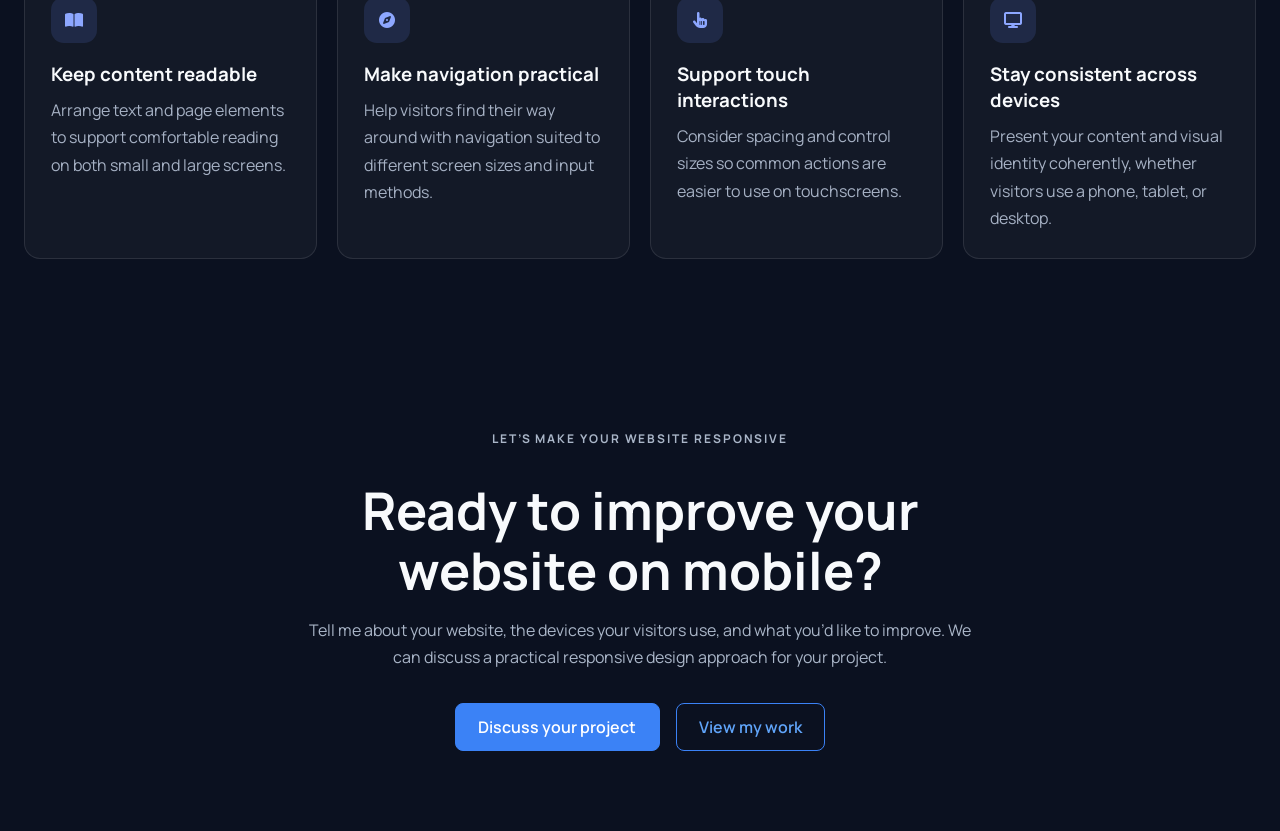
<file: responsive-website.html>
<!DOCTYPE html>
<html lang="en">
<head>
  <meta charset="utf-8">
  <meta name="viewport" content="width=device-width, initial-scale=1">
  <meta
    name="description"
    content="Amorid Web Studio designs and develops modern, responsive websites for businesses."
  >
  <meta name="theme-color" content="#0b1120">

  <title>Amorid Web Studio | Web Design &amp; Development</title>

  <link rel="preconnect" href="https://fonts.googleapis.com">
  <link rel="preconnect" href="https://fonts.gstatic.com" crossorigin>
  <link
    href="https://fonts.googleapis.com/css2?family=Manrope:wght@400;500;600;700;800&display=swap"
    rel="stylesheet"
  >
  <link
    rel="stylesheet"
    href="https://cdnjs.cloudflare.com/ajax/libs/font-awesome/6.7.2/css/all.min.css"
  >
  <link rel="stylesheet" href="style.css">
  <link rel="icon" href="logo.png" type="image/png">

  <script src="script.js" defer></script>
</head>

<body>
  <header class="header-site">
    <div class="header-layout">
      <a href="#home" class="logo" aria-label="Amorid Web Studio home">
        <img src="logo.png" alt="">
        <span class="logo-name">Amorid<span>Web</span><small>studio</small></span>
      </a>

      <button
        class="menu-toggle"
        type="button"
        aria-label="Open navigation menu"
        aria-expanded="false"
        aria-controls="navigation-content"
      >
        <i class="fa-solid fa-bars" aria-hidden="true"></i>
      </button>

      <nav class="navigation" id="navigation-content" aria-label="Main navigation">
        <a href="index.html" class="nav-link">Home</a>
        <a href="#about" class="nav-link">About</a>

        <div class="service-menu">
          <a
            href="#services"
            class="nav-link service-toggle"
            aria-expanded="false"
          >
            Services
            <i class="fa-solid fa-chevron-down" aria-hidden="true"></i>
          </a>

          <div class="service-dropdown">
            <a href="web-development.html">Web Development</a>
            <a href="frontend-development.html">Frontend Development</a>
            <a href="website-management.html">Website Management</a>
            <a href="web-design.html">Web Design</a>
            <a href="javascript-development.html">JavaScript Development</a>
            <a href="ui-creation.html">UI Creation</a>
            <a href="responsive-website.html">Responsive Websites</a>
            <a href="website-improvement.html">Website Improvements</a>
          </div>
        </div>

        <a href="#work" class="nav-link">Portfolio</a>
        <a href="#contact" class="nav-link">Contact</a>
      </nav>

      <a href="#contact" class="quote-button">Get a quote</a>

      <div class="social-link" aria-label="Social media">
        <a href="#" aria-label="Instagram">
          <i class="fa-brands fa-instagram" aria-hidden="true"></i>
        </a>
        <a href="#" aria-label="Facebook">
          <i class="fa-brands fa-facebook-f" aria-hidden="true"></i>
        </a>
        <a href="#" aria-label="TikTok">
          <i class="fa-brands fa-tiktok" aria-hidden="true"></i>
        </a>
      </div>
    </div>
  </header>

  <main>
  <section class="hero section" id="home">
    <div class="hero-grid container">
      <div class="hero-content">
        <div class="availability">
          <span class="status-dot" aria-hidden="true"></span>
          Responsive Website Design
        </div>

        <h1>
          A website that works
          <span class="hero-accent">on every screen.</span>
        </h1>

        <p class="hero-description">
          I design and build websites that adapt to phones, tablets, and
          desktops. Clear layouts, readable content, and usable interactions
          help visitors get a consistent experience wherever they browse.
        </p>

        <div class="hero-actions">
          <a href="#services" class="btn btn-primary">
            Explore responsive services <span aria-hidden="true">↓</span>
          </a>
          <a href="#contact" class="btn btn-secondary">Discuss your project</a>
        </div>
      </div>

      <div class="hero-visual" aria-label="Illustration of a responsive website">
        <div class="visual-orbit orbit-one" aria-hidden="true"></div>
        <div class="visual-orbit orbit-two" aria-hidden="true"></div>

        <div class="code-card">
          <div class="code-topbar">
            <div class="window-dots" aria-hidden="true">
              <span></span><span></span><span></span>
            </div>
            <span>responsive-layout.css</span>
          </div>

          <div class="code-body">
            <div class="bar-show" aria-hidden="true">
              <span class="blue"></span>
              <span class="ink"></span>
            </div>
            <div class="code-page" aria-hidden="true">
              <span class="line1"></span>
              <span class="line2"></span>
              <span class="line3"></span>
              <span class="line4"></span>
              <div class="line-btn">
                <span class="line-btn1"></span>
                <span class="line-btn2"></span>
              </div>
            </div>
          </div>
        </div>

        <div class="floating-card card-project">
          <span class="floating-label">Responsive design</span>
          <strong>One website. A range of screen sizes.</strong>
          <div class="mini-progress" aria-hidden="true"><span></span></div>
        </div>

        <div class="floating-card card-location">
          <span class="location-icon" aria-hidden="true">✦</span>
          <div>
            <small>Designed for</small>
            <strong>Mobile, tablet, and desktop</strong>
          </div>
        </div>
      </div>
    </div>
  </section>

  <section class="intro-section" id="about">
    <div class="intro-content">
      <p class="intro-eyebrow">RESPONSIVE WEBSITE DESIGN</p>

      <h2>
        A better fit for<br>
        <span>every screen.</span>
      </h2>

      <p class="intro-lead">
        Your visitors should be able to use your website wherever they are.
      </p>

      <p class="intro-description">
        I create layouts that adjust to different devices while keeping content
        readable and important actions easy to reach. Responsive design is
        considered throughout the process, from page structure and navigation
        to images and interactive elements.
      </p>

      <a class="intro-link" href="#services">
        Explore responsive services <span aria-hidden="true">→</span>
      </a>
    </div>

    <div class="intro-visual" aria-hidden="true">
      <div class="visual-orbit orbit-one"></div>
      <div class="visual-orbit orbit-two"></div>

      <div class="visual-core">
        <span>RESPONSIVE DESIGN</span>
        <strong>READY FOR EVERY SCREEN</strong>
      </div>

      <span class="blue-ball"></span>
      <span class="visual-tag tag-one">Flexible layouts</span>
      <span class="visual-tag tag-two">Mobile-friendly</span>
    </div>
  </section>

  <section class="web-services section" id="services">
    <div class="container">
      <div class="web-services-heading">
        <p class="intro-eyebrow">RESPONSIVE WEBSITE SERVICES</p>
        <h2>Websites designed to adapt to your visitors’ devices.</h2>
        <p>
          We’ll shape the design and development scope around your existing
          website, content, and project goals.
        </p>
      </div>

      <div class="web-services-grid">
        <article class="web-service-card">
          <span class="web-service-number">01</span>
          <span class="web-service-icon" aria-hidden="true">
            <i class="fa-solid fa-mobile-screen-button"></i>
          </span>
          <h3>Mobile-Friendly Layouts</h3>
          <p>
            Arrange content and controls to work comfortably on smaller
            screens and touch devices.
          </p>
          <span class="web-service-label">MOBILE DESIGN</span>
        </article>

        <article class="web-service-card">
          <span class="web-service-number">02</span>
          <span class="web-service-icon" aria-hidden="true">
            <i class="fa-solid fa-tablet-screen-button"></i>
          </span>
          <h3>Flexible Page Layouts</h3>
          <p>
            Adapt page structure, spacing, and content presentation across
            common screen sizes.
          </p>
          <span class="web-service-label">FLEXIBLE LAYOUTS</span>
        </article>

        <article class="web-service-card">
          <span class="web-service-number">03</span>
          <span class="web-service-icon" aria-hidden="true">
            <i class="fa-solid fa-bars"></i>
          </span>
          <h3>Responsive Navigation</h3>
          <p>
            Make menus and navigation easier to use across touch, mouse, and
            keyboard interactions.
          </p>
          <span class="web-service-label">NAVIGATION</span>
        </article>

        <article class="web-service-card">
          <span class="web-service-number">04</span>
          <span class="web-service-icon" aria-hidden="true">
            <i class="fa-solid fa-image"></i>
          </span>
          <h3>Responsive Media</h3>
          <p>
            Ensure images and other visual content fit their containers and
            suit different viewport sizes.
          </p>
          <span class="web-service-label">IMAGES &amp; MEDIA</span>
        </article>

        <article class="web-service-card">
          <span class="web-service-number">05</span>
          <span class="web-service-icon" aria-hidden="true">
            <i class="fa-solid fa-text-height"></i>
          </span>
          <h3>Readable Content</h3>
          <p>
            Adjust typography, spacing, and content flow to support comfortable
            reading on different devices.
          </p>
          <span class="web-service-label">READABILITY</span>
        </article>

        <article class="web-service-card">
          <span class="web-service-number">06</span>
          <span class="web-service-icon" aria-hidden="true">
            <i class="fa-solid fa-vial"></i>
          </span>
          <h3>Cross-Device Checks</h3>
          <p>
            Review key pages and interactions at a range of viewport sizes to
            identify layout issues.
          </p>
          <span class="web-service-label">RESPONSIVE TESTING</span>
        </article>
      </div>
    </div>
  </section>

  <section class="business-section section" id="benefits">
    <div class="container">
      <div class="web-services-heading">
        <p class="intro-eyebrow">A CONSISTENT EXPERIENCE</p>
        <h2>Help visitors use your website on the go.</h2>
        <p>
          A responsive website can make it easier for people to read, browse,
          and take action across their devices.
        </p>
      </div>

      <div class="business-grid">
        <article class="business-card">
          <span class="business-icon" aria-hidden="true">
            <i class="fa-solid fa-book-open"></i>
          </span>
          <h3>Keep content readable</h3>
          <p>
            Arrange text and page elements to support comfortable reading on
            both small and large screens.
          </p>
        </article>

        <article class="business-card">
          <span class="business-icon" aria-hidden="true">
            <i class="fa-solid fa-compass"></i>
          </span>
          <h3>Make navigation practical</h3>
          <p>
            Help visitors find their way around with navigation suited to
            different screen sizes and input methods.
          </p>
        </article>

        <article class="business-card">
          <span class="business-icon" aria-hidden="true">
            <i class="fa-solid fa-hand-pointer"></i>
          </span>
          <h3>Support touch interactions</h3>
          <p>
            Consider spacing and control sizes so common actions are easier to
            use on touchscreens.
          </p>
        </article>

        <article class="business-card">
          <span class="business-icon" aria-hidden="true">
            <i class="fa-solid fa-display"></i>
          </span>
          <h3>Stay consistent across devices</h3>
          <p>
            Present your content and visual identity coherently, whether
            visitors use a phone, tablet, or desktop.
          </p>
        </article>
      </div>
    </div>
  </section>

  <section class="cta-section" id="contact">
    <div class="cta-content">
      <p class="intro-eyebrow">LET’S MAKE YOUR WEBSITE RESPONSIVE</p>
      <h2>Ready to improve your website on mobile?</h2>
      <p>
        Tell me about your website, the devices your visitors use, and what
        you’d like to improve. We can discuss a practical responsive design
        approach for your project.
      </p>

      <div class="cta-actions">
        <a class="cta-button cta-button-primary" href="index.html#contact">
          Discuss your project
        </a>
        <a class="cta-button cta-button-secondary" href="index.html#work">
          View my work
        </a>
      </div>
    </div>
  </section>
</main>
</body>
</html>
</file>
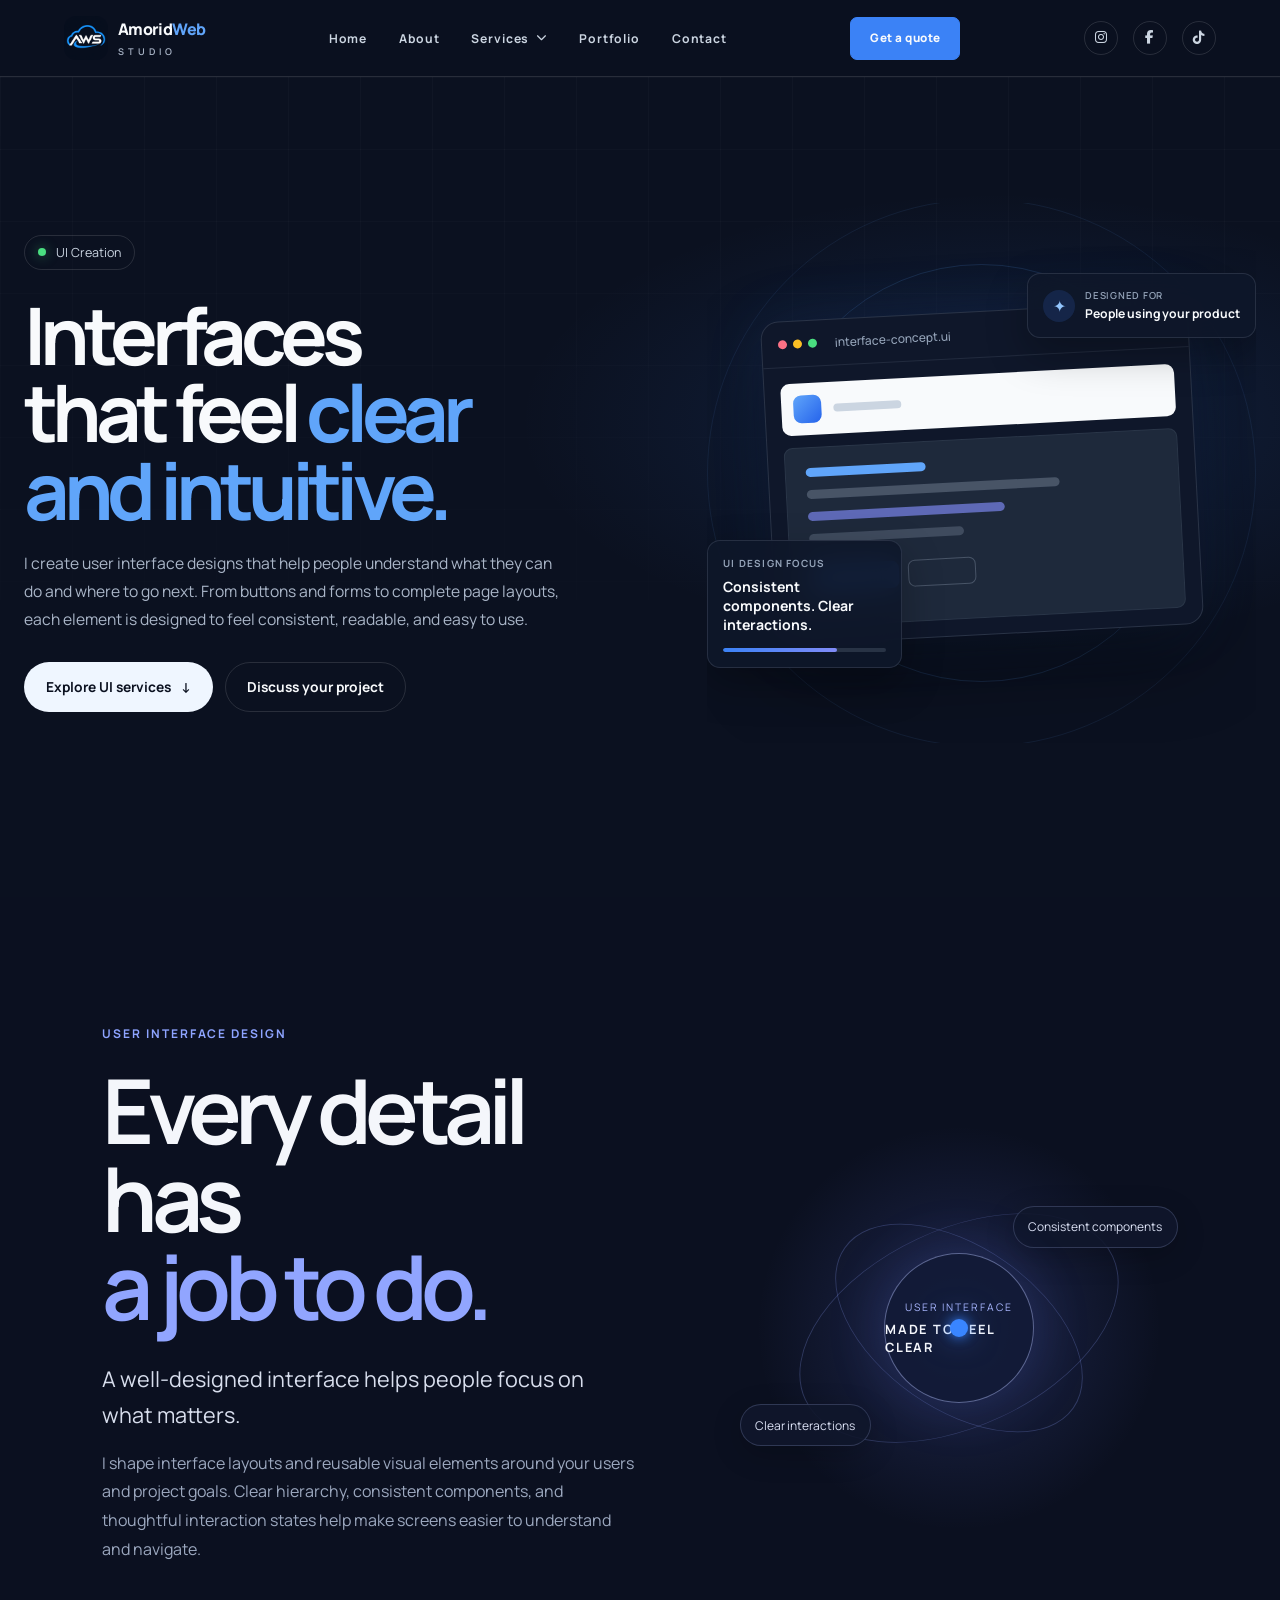
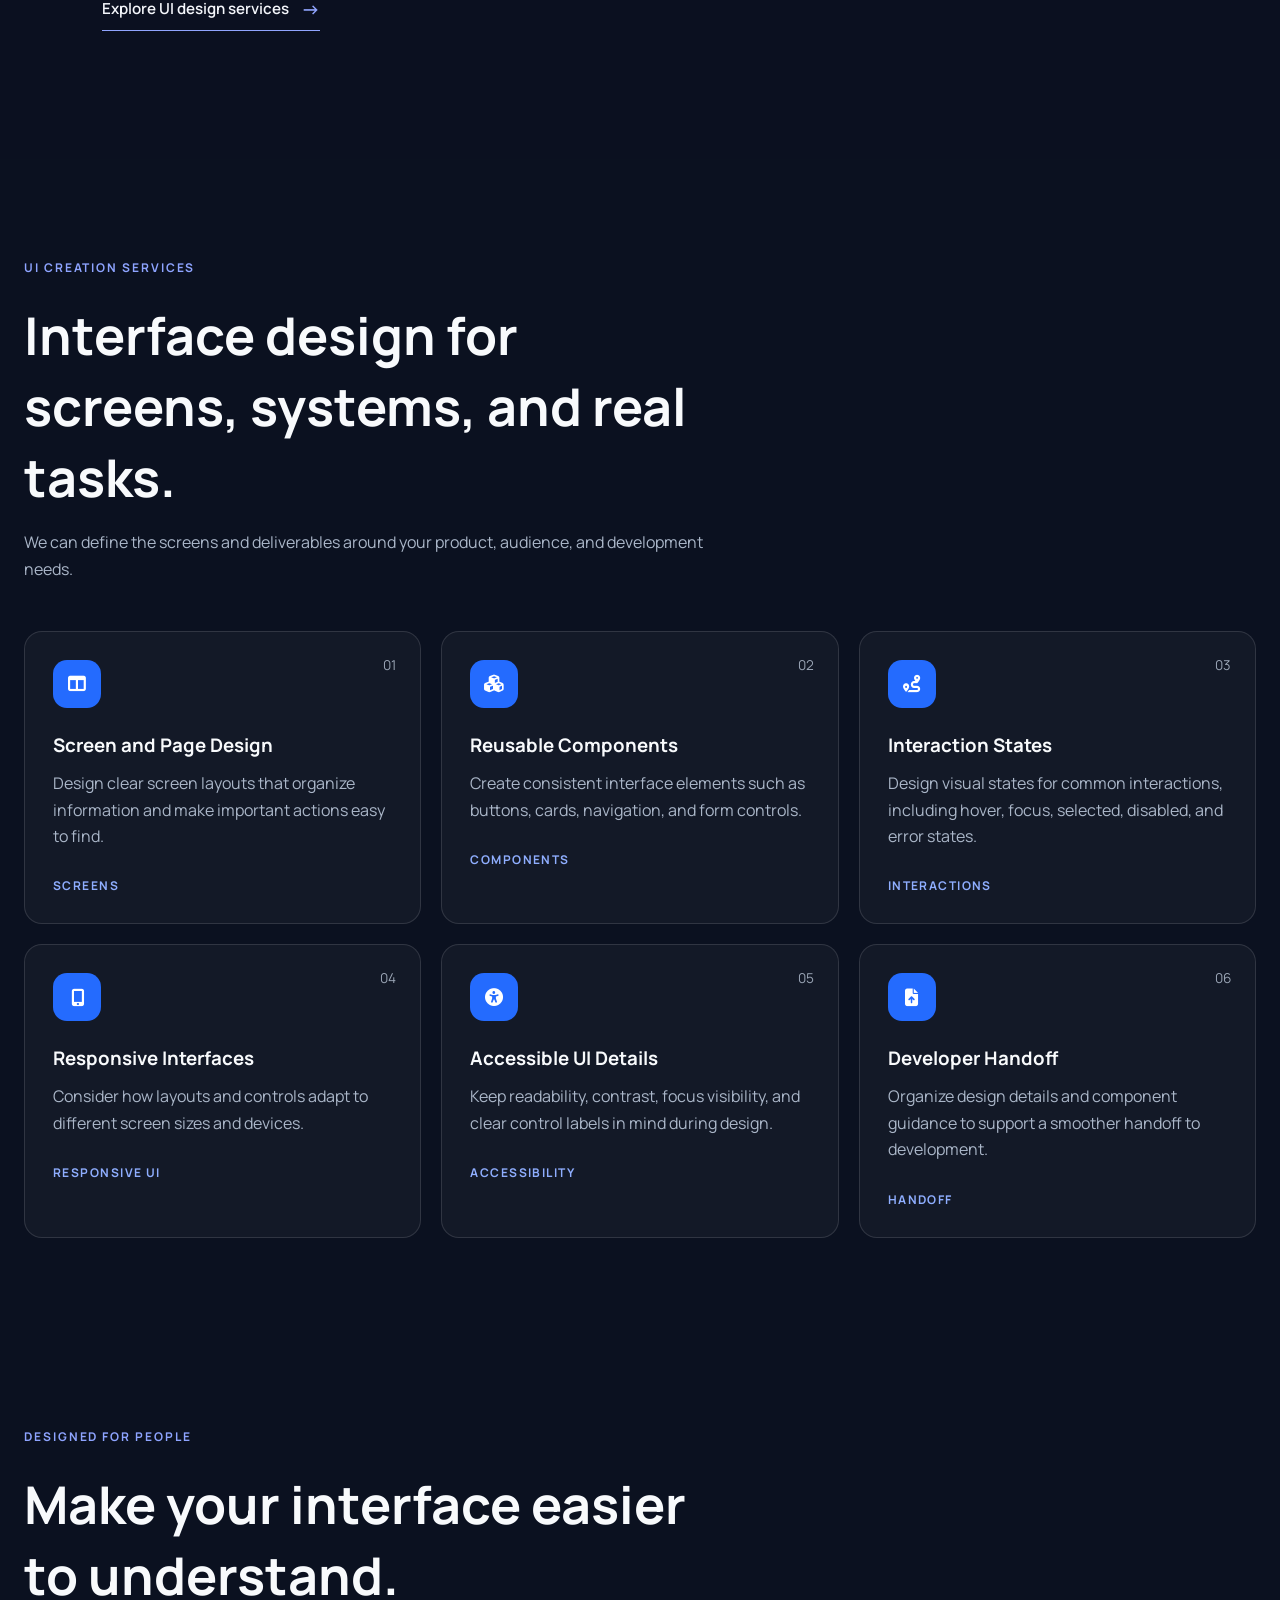
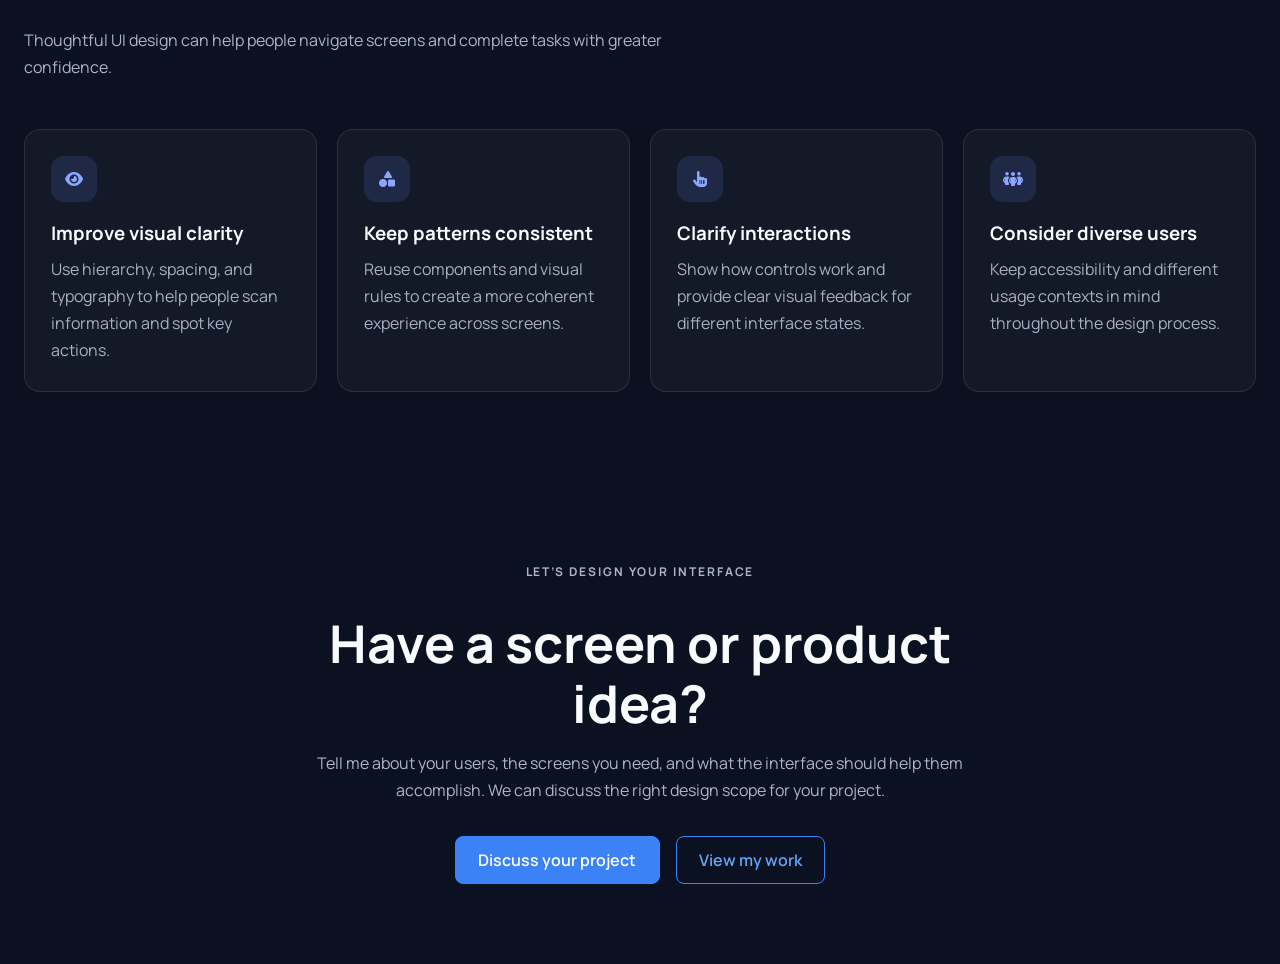
<file: ui-creation.html>
<!DOCTYPE html>
<html lang="en">
<head>
  <meta charset="utf-8">
  <meta name="viewport" content="width=device-width, initial-scale=1">
  <meta
    name="description"
    content="Amorid Web Studio designs and develops modern, responsive websites for businesses."
  >
  <meta name="theme-color" content="#0b1120">

  <title>Amorid Web Studio | Web Design &amp; Development</title>

  <link rel="preconnect" href="https://fonts.googleapis.com">
  <link rel="preconnect" href="https://fonts.gstatic.com" crossorigin>
  <link
    href="https://fonts.googleapis.com/css2?family=Manrope:wght@400;500;600;700;800&display=swap"
    rel="stylesheet"
  >
  <link
    rel="stylesheet"
    href="https://cdnjs.cloudflare.com/ajax/libs/font-awesome/6.7.2/css/all.min.css"
  >
  <link rel="stylesheet" href="style.css">
  <link rel="icon" href="logo.png" type="image/png">

  <script src="script.js" defer></script>
</head>

<body>
  <header class="header-site">
    <div class="header-layout">
      <a href="#home" class="logo" aria-label="Amorid Web Studio home">
        <img src="logo.png" alt="">
        <span class="logo-name">Amorid<span>Web</span><small>studio</small></span>
      </a>

      <button
        class="menu-toggle"
        type="button"
        aria-label="Open navigation menu"
        aria-expanded="false"
        aria-controls="navigation-content"
      >
        <i class="fa-solid fa-bars" aria-hidden="true"></i>
      </button>

      <nav class="navigation" id="navigation-content" aria-label="Main navigation">
        <a href="index.html" class="nav-link">Home</a>
        <a href="#about" class="nav-link">About</a>

        <div class="service-menu">
          <a
            href="#services"
            class="nav-link service-toggle"
            aria-expanded="false"
          >
            Services
            <i class="fa-solid fa-chevron-down" aria-hidden="true"></i>
          </a>

          <div class="service-dropdown">
            <a href="web-development.html">Web Development</a>
            <a href="frontend-development.html">Frontend Development</a>
            <a href="website-management.html">Website Management</a>
            <a href="web-design.html">Web Design</a>
            <a href="javascript-development.html">JavaScript Development</a>
            <a href="ui-creation.html">UI Creation</a>
            <a href="responsive-website.html">Responsive Websites</a>
            <a href="website-improvement.html">Website Improvements</a>
          </div>
        </div>

        <a href="#work" class="nav-link">Portfolio</a>
        <a href="#contact" class="nav-link">Contact</a>
      </nav>

      <a href="#contact" class="quote-button">Get a quote</a>

      <div class="social-link" aria-label="Social media">
        <a href="#" aria-label="Instagram">
          <i class="fa-brands fa-instagram" aria-hidden="true"></i>
        </a>
        <a href="#" aria-label="Facebook">
          <i class="fa-brands fa-facebook-f" aria-hidden="true"></i>
        </a>
        <a href="#" aria-label="TikTok">
          <i class="fa-brands fa-tiktok" aria-hidden="true"></i>
        </a>
      </div>
    </div>
  </header>

  <main>
  <section class="hero section" id="home">
    <div class="hero-grid container">
      <div class="hero-content">
        <div class="availability">
          <span class="status-dot" aria-hidden="true"></span>
          UI Creation
        </div>

        <h1>
          Interfaces that feel
          <span class="hero-accent">clear and intuitive.</span>
        </h1>

        <p class="hero-description">
          I create user interface designs that help people understand what
          they can do and where to go next. From buttons and forms to complete
          page layouts, each element is designed to feel consistent, readable,
          and easy to use.
        </p>

        <div class="hero-actions">
          <a href="#services" class="btn btn-primary">
            Explore UI services <span aria-hidden="true">↓</span>
          </a>
          <a href="#contact" class="btn btn-secondary">Discuss your project</a>
        </div>
      </div>

      <div class="hero-visual" aria-label="Illustration of a user interface">
        <div class="visual-orbit orbit-one" aria-hidden="true"></div>
        <div class="visual-orbit orbit-two" aria-hidden="true"></div>

        <div class="code-card">
          <div class="code-topbar">
            <div class="window-dots" aria-hidden="true">
              <span></span><span></span><span></span>
            </div>
            <span>interface-concept.ui</span>
          </div>

          <div class="code-body">
            <div class="bar-show" aria-hidden="true">
              <span class="blue"></span>
              <span class="ink"></span>
            </div>
            <div class="code-page" aria-hidden="true">
              <span class="line1"></span>
              <span class="line2"></span>
              <span class="line3"></span>
              <span class="line4"></span>
              <div class="line-btn">
                <span class="line-btn1"></span>
                <span class="line-btn2"></span>
              </div>
            </div>
          </div>
        </div>

        <div class="floating-card card-project">
          <span class="floating-label">UI design focus</span>
          <strong>Consistent components. Clear interactions.</strong>
          <div class="mini-progress" aria-hidden="true"><span></span></div>
        </div>

        <div class="floating-card card-location">
          <span class="location-icon" aria-hidden="true">✦</span>
          <div>
            <small>Designed for</small>
            <strong>People using your product</strong>
          </div>
        </div>
      </div>
    </div>
  </section>

  <section class="intro-section" id="about">
    <div class="intro-content">
      <p class="intro-eyebrow">USER INTERFACE DESIGN</p>

      <h2>
        Every detail has<br>
        <span>a job to do.</span>
      </h2>

      <p class="intro-lead">
        A well-designed interface helps people focus on what matters.
      </p>

      <p class="intro-description">
        I shape interface layouts and reusable visual elements around your
        users and project goals. Clear hierarchy, consistent components, and
        thoughtful interaction states help make screens easier to understand
        and navigate.
      </p>

      <a class="intro-link" href="#services">
        Explore UI design services <span aria-hidden="true">→</span>
      </a>
    </div>

    <div class="intro-visual" aria-hidden="true">
      <div class="visual-orbit orbit-one"></div>
      <div class="visual-orbit orbit-two"></div>

      <div class="visual-core">
        <span>USER INTERFACE</span>
        <strong>MADE TO FEEL CLEAR</strong>
      </div>

      <span class="blue-ball"></span>
      <span class="visual-tag tag-one">Consistent components</span>
      <span class="visual-tag tag-two">Clear interactions</span>
    </div>
  </section>

  <section class="web-services section" id="services">
    <div class="container">
      <div class="web-services-heading">
        <p class="intro-eyebrow">UI CREATION SERVICES</p>
        <h2>Interface design for screens, systems, and real tasks.</h2>
        <p>
          We can define the screens and deliverables around your product,
          audience, and development needs.
        </p>
      </div>

      <div class="web-services-grid">
        <article class="web-service-card">
          <span class="web-service-number">01</span>
          <span class="web-service-icon" aria-hidden="true">
            <i class="fa-solid fa-table-columns"></i>
          </span>
          <h3>Screen and Page Design</h3>
          <p>
            Design clear screen layouts that organize information and make
            important actions easy to find.
          </p>
          <span class="web-service-label">SCREENS</span>
        </article>

        <article class="web-service-card">
          <span class="web-service-number">02</span>
          <span class="web-service-icon" aria-hidden="true">
            <i class="fa-solid fa-cubes"></i>
          </span>
          <h3>Reusable Components</h3>
          <p>
            Create consistent interface elements such as buttons, cards,
            navigation, and form controls.
          </p>
          <span class="web-service-label">COMPONENTS</span>
        </article>

        <article class="web-service-card">
          <span class="web-service-number">03</span>
          <span class="web-service-icon" aria-hidden="true">
            <i class="fa-solid fa-route"></i>
          </span>
          <h3>Interaction States</h3>
          <p>
            Design visual states for common interactions, including hover,
            focus, selected, disabled, and error states.
          </p>
          <span class="web-service-label">INTERACTIONS</span>
        </article>

        <article class="web-service-card">
          <span class="web-service-number">04</span>
          <span class="web-service-icon" aria-hidden="true">
            <i class="fa-solid fa-mobile-screen-button"></i>
          </span>
          <h3>Responsive Interfaces</h3>
          <p>
            Consider how layouts and controls adapt to different screen sizes
            and devices.
          </p>
          <span class="web-service-label">RESPONSIVE UI</span>
        </article>

        <article class="web-service-card">
          <span class="web-service-number">05</span>
          <span class="web-service-icon" aria-hidden="true">
            <i class="fa-solid fa-universal-access"></i>
          </span>
          <h3>Accessible UI Details</h3>
          <p>
            Keep readability, contrast, focus visibility, and clear control
            labels in mind during design.
          </p>
          <span class="web-service-label">ACCESSIBILITY</span>
        </article>

        <article class="web-service-card">
          <span class="web-service-number">06</span>
          <span class="web-service-icon" aria-hidden="true">
            <i class="fa-solid fa-file-arrow-up"></i>
          </span>
          <h3>Developer Handoff</h3>
          <p>
            Organize design details and component guidance to support a
            smoother handoff to development.
          </p>
          <span class="web-service-label">HANDOFF</span>
        </article>
      </div>
    </div>
  </section>

  <section class="business-section section" id="benefits">
    <div class="container">
      <div class="web-services-heading">
        <p class="intro-eyebrow">DESIGNED FOR PEOPLE</p>
        <h2>Make your interface easier to understand.</h2>
        <p>
          Thoughtful UI design can help people navigate screens and complete
          tasks with greater confidence.
        </p>
      </div>

      <div class="business-grid">
        <article class="business-card">
          <span class="business-icon" aria-hidden="true">
            <i class="fa-solid fa-eye"></i>
          </span>
          <h3>Improve visual clarity</h3>
          <p>
            Use hierarchy, spacing, and typography to help people scan
            information and spot key actions.
          </p>
        </article>

        <article class="business-card">
          <span class="business-icon" aria-hidden="true">
            <i class="fa-solid fa-shapes"></i>
          </span>
          <h3>Keep patterns consistent</h3>
          <p>
            Reuse components and visual rules to create a more coherent
            experience across screens.
          </p>
        </article>

        <article class="business-card">
          <span class="business-icon" aria-hidden="true">
            <i class="fa-solid fa-hand-pointer"></i>
          </span>
          <h3>Clarify interactions</h3>
          <p>
            Show how controls work and provide clear visual feedback for
            different interface states.
          </p>
        </article>

        <article class="business-card">
          <span class="business-icon" aria-hidden="true">
            <i class="fa-solid fa-people-group"></i>
          </span>
          <h3>Consider diverse users</h3>
          <p>
            Keep accessibility and different usage contexts in mind throughout
            the design process.
          </p>
        </article>
      </div>
    </div>
  </section>

  <section class="cta-section" id="contact">
    <div class="cta-content">
      <p class="intro-eyebrow">LET’S DESIGN YOUR INTERFACE</p>
      <h2>Have a screen or product idea?</h2>
      <p>
        Tell me about your users, the screens you need, and what the interface
        should help them accomplish. We can discuss the right design scope for
        your project.
      </p>

      <div class="cta-actions">
        <a class="cta-button cta-button-primary" href="index.html#contact">
          Discuss your project
        </a>
        <a class="cta-button cta-button-secondary" href="index.html#work">
          View my work
        </a>
      </div>
    </div>
  </section>
</main>
</body>
</html>
</file>
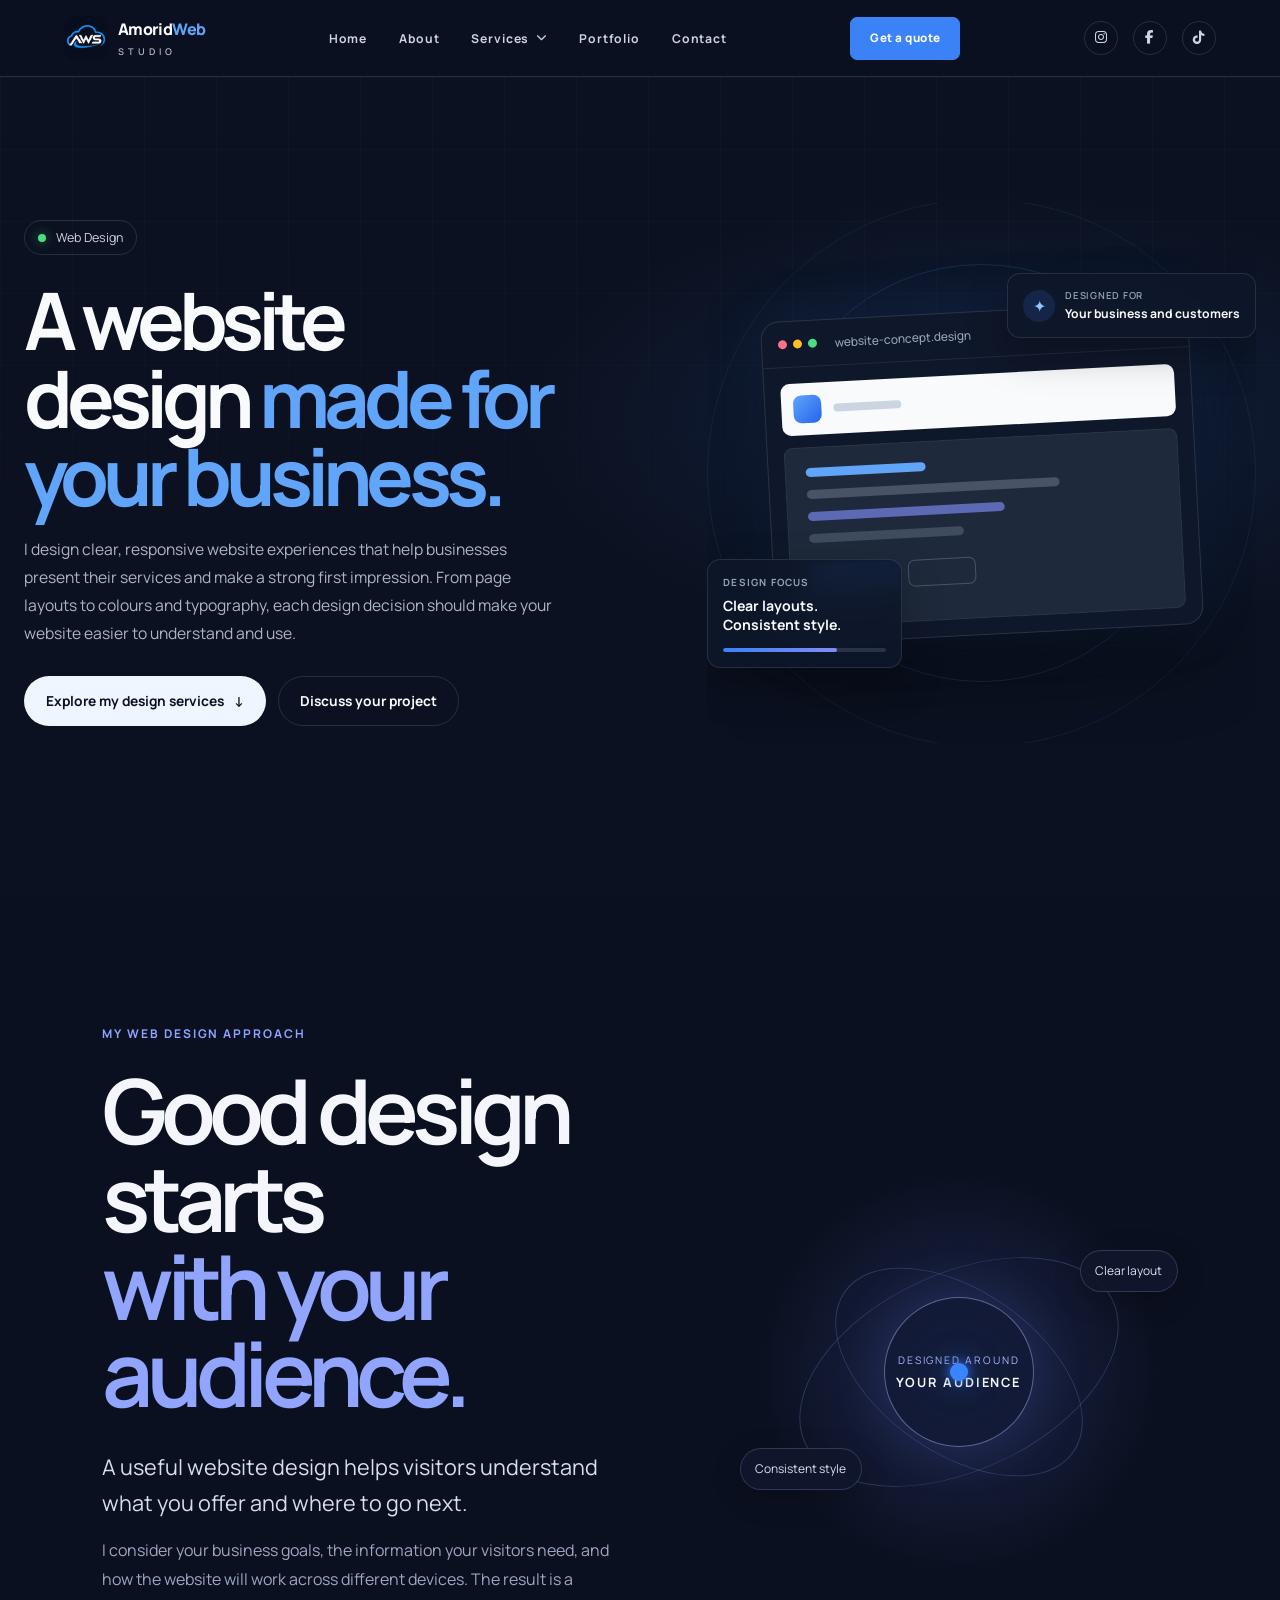
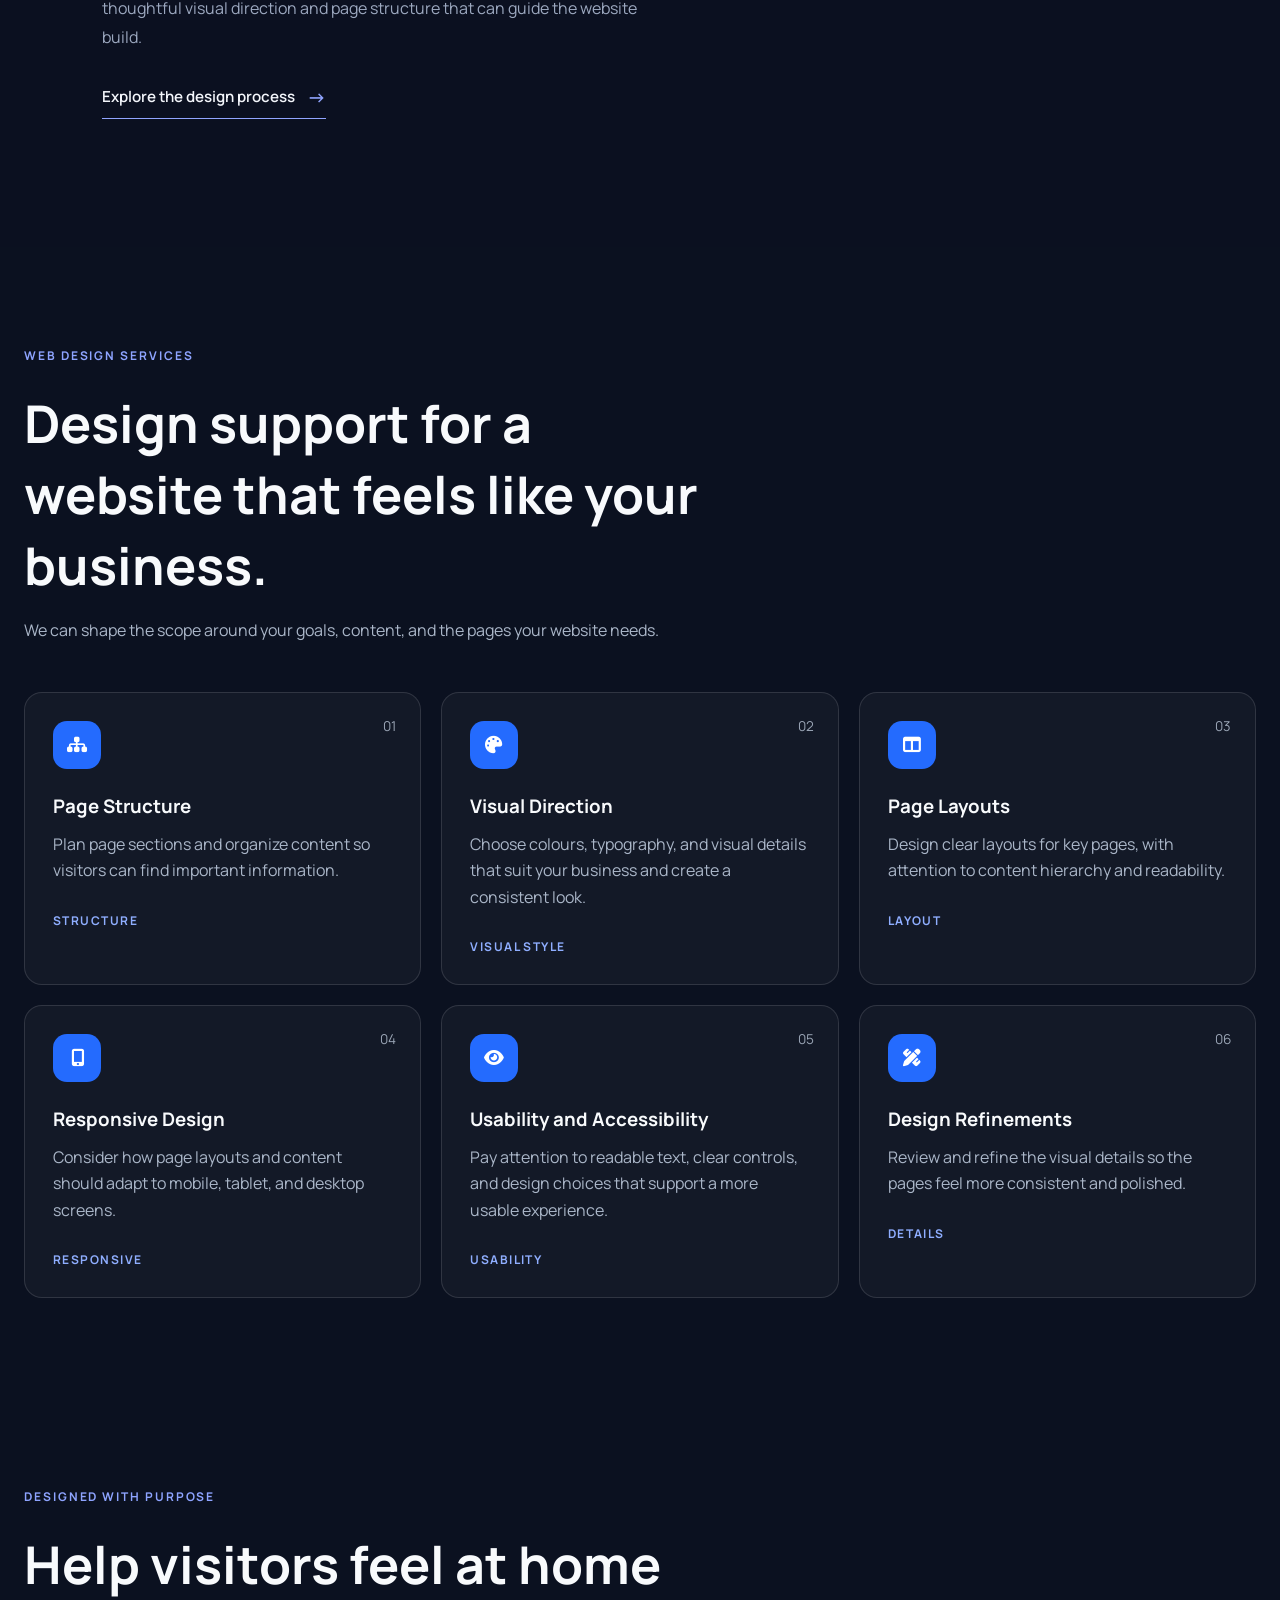
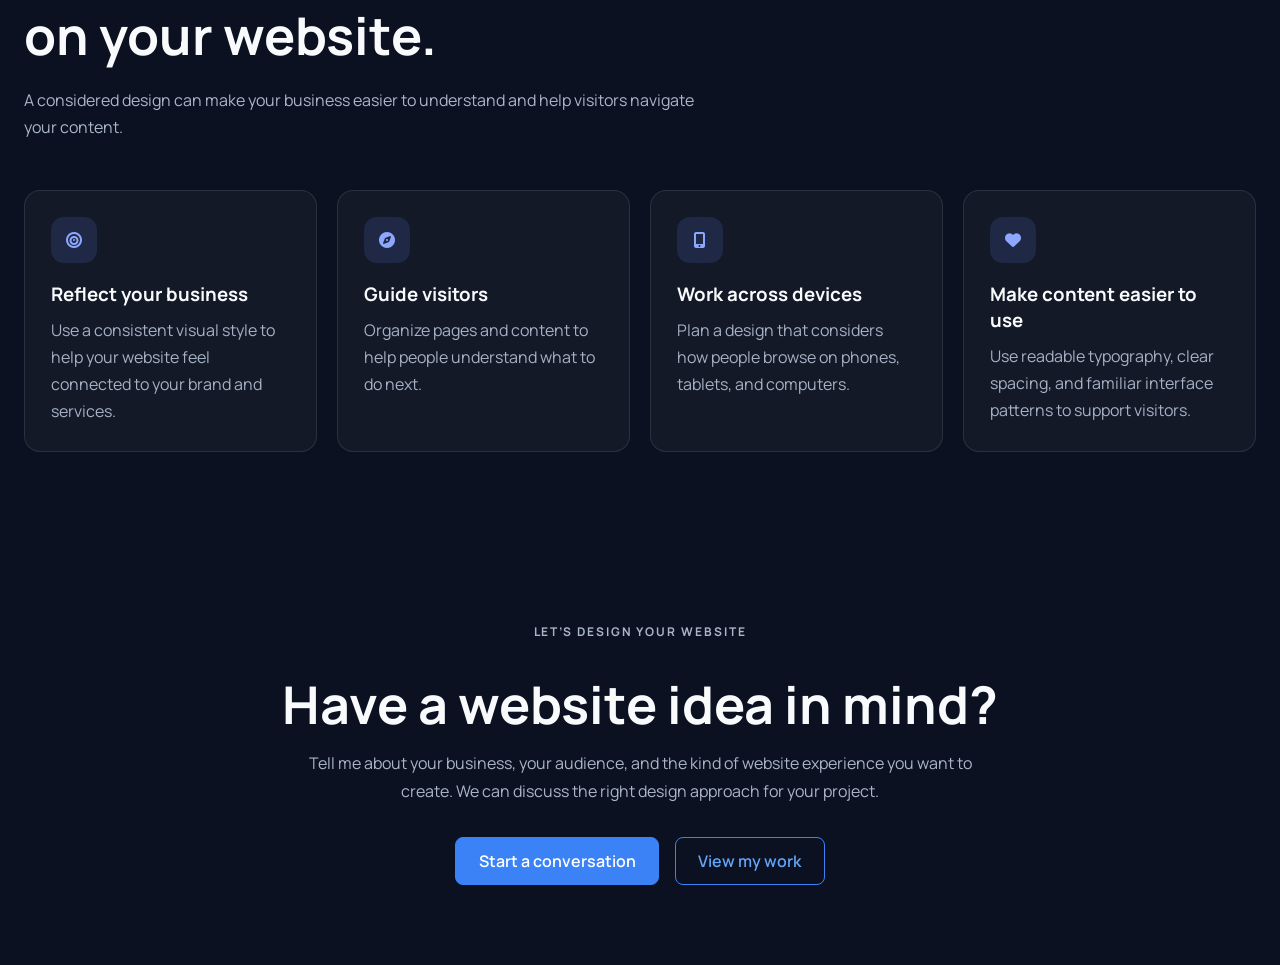
<file: web-design.html>
<!DOCTYPE html>
<html lang="en">
<head>
  <meta charset="utf-8">
  <meta name="viewport" content="width=device-width, initial-scale=1">
  <meta
    name="description"
    content="Amorid Web Studio designs and develops modern, responsive websites for businesses."
  >
  <meta name="theme-color" content="#0b1120">

  <title>Amorid Web Studio | Web Design &amp; Development</title>

  <link rel="preconnect" href="https://fonts.googleapis.com">
  <link rel="preconnect" href="https://fonts.gstatic.com" crossorigin>
  <link
    href="https://fonts.googleapis.com/css2?family=Manrope:wght@400;500;600;700;800&display=swap"
    rel="stylesheet"
  >
  <link
    rel="stylesheet"
    href="https://cdnjs.cloudflare.com/ajax/libs/font-awesome/6.7.2/css/all.min.css"
  >
  <link rel="stylesheet" href="style.css">
  <link rel="icon" href="logo.png" type="image/png">

  <script src="script.js" defer></script>
</head>

<body>
  <header class="header-site">
    <div class="header-layout">
      <a href="#home" class="logo" aria-label="Amorid Web Studio home">
        <img src="logo.png" alt="">
        <span class="logo-name">Amorid<span>Web</span><small>studio</small></span>
      </a>

      <button
        class="menu-toggle"
        type="button"
        aria-label="Open navigation menu"
        aria-expanded="false"
        aria-controls="navigation-content"
      >
        <i class="fa-solid fa-bars" aria-hidden="true"></i>
      </button>

      <nav class="navigation" id="navigation-content" aria-label="Main navigation">
        <a href="index.html" class="nav-link">Home</a>
        <a href="#about" class="nav-link">About</a>

        <div class="service-menu">
          <a
            href="#services"
            class="nav-link service-toggle"
            aria-expanded="false"
          >
            Services
            <i class="fa-solid fa-chevron-down" aria-hidden="true"></i>
          </a>

          <div class="service-dropdown">
            <a href="web-development.html">Web Development</a>
            <a href="frontend-development.html">Frontend Development</a>
            <a href="website-management.html">Website Management</a>
            <a href="web-design.html">Web Design</a>
            <a href="javascript-development.html">JavaScript Development</a>
            <a href="ui-creation.html">UI Creation</a>
            <a href="responsive-website.html">Responsive Websites</a>
            <a href="website-improvement.html">Website Improvements</a>
          </div>
        </div>

        <a href="#work" class="nav-link">Portfolio</a>
        <a href="#contact" class="nav-link">Contact</a>
      </nav>

      <a href="#contact" class="quote-button">Get a quote</a>

      <div class="social-link" aria-label="Social media">
        <a href="#" aria-label="Instagram">
          <i class="fa-brands fa-instagram" aria-hidden="true"></i>
        </a>
        <a href="#" aria-label="Facebook">
          <i class="fa-brands fa-facebook-f" aria-hidden="true"></i>
        </a>
        <a href="#" aria-label="TikTok">
          <i class="fa-brands fa-tiktok" aria-hidden="true"></i>
        </a>
      </div>
    </div>
  </header>

  <main>
  <section class="hero section" id="home">
    <div class="hero-grid container">
      <div class="hero-content">
        <div class="availability">
          <span class="status-dot" aria-hidden="true"></span>
          Web Design
        </div>

        <h1>
          A website design
          <span class="hero-accent">made for your business.</span>
        </h1>

        <p class="hero-description">
          I design clear, responsive website experiences that help businesses
          present their services and make a strong first impression. From page
          layouts to colours and typography, each design decision should make
          your website easier to understand and use.
        </p>

        <div class="hero-actions">
          <a href="#services" class="btn btn-primary">
            Explore my design services <span aria-hidden="true">↓</span>
          </a>
          <a href="#contact" class="btn btn-secondary">Discuss your project</a>
        </div>
      </div>

      <div class="hero-visual" aria-label="Illustration of a website design">
        <div class="visual-orbit orbit-one" aria-hidden="true"></div>
        <div class="visual-orbit orbit-two" aria-hidden="true"></div>

        <div class="code-card">
          <div class="code-topbar">
            <div class="window-dots" aria-hidden="true">
              <span></span><span></span><span></span>
            </div>
            <span>website-concept.design</span>
          </div>

          <div class="code-body">
            <div class="bar-show" aria-hidden="true">
              <span class="blue"></span>
              <span class="ink"></span>
            </div>
            <div class="code-page" aria-hidden="true">
              <span class="line1"></span>
              <span class="line2"></span>
              <span class="line3"></span>
              <span class="line4"></span>
              <div class="line-btn">
                <span class="line-btn1"></span>
                <span class="line-btn2"></span>
              </div>
            </div>
          </div>
        </div>

        <div class="floating-card card-project">
          <span class="floating-label">Design focus</span>
          <strong>Clear layouts. Consistent style.</strong>
          <div class="mini-progress" aria-hidden="true"><span></span></div>
        </div>

        <div class="floating-card card-location">
          <span class="location-icon" aria-hidden="true">✦</span>
          <div>
            <small>Designed for</small>
            <strong>Your business and customers</strong>
          </div>
        </div>
      </div>
    </div>
  </section>

  <section class="intro-section" id="about">
    <div class="intro-content">
      <p class="intro-eyebrow">MY WEB DESIGN APPROACH</p>

      <h2>
        Good design starts<br>
        <span>with your audience.</span>
      </h2>

      <p class="intro-lead">
        A useful website design helps visitors understand what you offer and
        where to go next.
      </p>

      <p class="intro-description">
        I consider your business goals, the information your visitors need, and
        how the website will work across different devices. The result is a
        thoughtful visual direction and page structure that can guide the
        website build.
      </p>

      <a class="intro-link" href="#services">
        Explore the design process <span aria-hidden="true">→</span>
      </a>
    </div>

    <div class="intro-visual" aria-hidden="true">
      <div class="visual-orbit orbit-one"></div>
      <div class="visual-orbit orbit-two"></div>

      <div class="visual-core">
        <span>DESIGNED AROUND</span>
        <strong>YOUR AUDIENCE</strong>
      </div>

      <span class="blue-ball"></span>
      <span class="visual-tag tag-one">Clear layout</span>
      <span class="visual-tag tag-two">Consistent style</span>
    </div>
  </section>

  <section class="web-services section" id="services">
    <div class="container">
      <div class="web-services-heading">
        <p class="intro-eyebrow">WEB DESIGN SERVICES</p>
        <h2>Design support for a website that feels like your business.</h2>
        <p>
          We can shape the scope around your goals, content, and the pages your
          website needs.
        </p>
      </div>

      <div class="web-services-grid">
        <article class="web-service-card">
          <span class="web-service-number">01</span>
          <span class="web-service-icon" aria-hidden="true">
            <i class="fa-solid fa-sitemap"></i>
          </span>
          <h3>Page Structure</h3>
          <p>
            Plan page sections and organize content so visitors can find
            important information.
          </p>
          <span class="web-service-label">STRUCTURE</span>
        </article>

        <article class="web-service-card">
          <span class="web-service-number">02</span>
          <span class="web-service-icon" aria-hidden="true">
            <i class="fa-solid fa-palette"></i>
          </span>
          <h3>Visual Direction</h3>
          <p>
            Choose colours, typography, and visual details that suit your
            business and create a consistent look.
          </p>
          <span class="web-service-label">VISUAL STYLE</span>
        </article>

        <article class="web-service-card">
          <span class="web-service-number">03</span>
          <span class="web-service-icon" aria-hidden="true">
            <i class="fa-solid fa-table-columns"></i>
          </span>
          <h3>Page Layouts</h3>
          <p>
            Design clear layouts for key pages, with attention to content
            hierarchy and readability.
          </p>
          <span class="web-service-label">LAYOUT</span>
        </article>

        <article class="web-service-card">
          <span class="web-service-number">04</span>
          <span class="web-service-icon" aria-hidden="true">
            <i class="fa-solid fa-mobile-screen-button"></i>
          </span>
          <h3>Responsive Design</h3>
          <p>
            Consider how page layouts and content should adapt to mobile,
            tablet, and desktop screens.
          </p>
          <span class="web-service-label">RESPONSIVE</span>
        </article>

        <article class="web-service-card">
          <span class="web-service-number">05</span>
          <span class="web-service-icon" aria-hidden="true">
            <i class="fa-solid fa-eye"></i>
          </span>
          <h3>Usability and Accessibility</h3>
          <p>
            Pay attention to readable text, clear controls, and design choices
            that support a more usable experience.
          </p>
          <span class="web-service-label">USABILITY</span>
        </article>

        <article class="web-service-card">
          <span class="web-service-number">06</span>
          <span class="web-service-icon" aria-hidden="true">
            <i class="fa-solid fa-pen-ruler"></i>
          </span>
          <h3>Design Refinements</h3>
          <p>
            Review and refine the visual details so the pages feel more
            consistent and polished.
          </p>
          <span class="web-service-label">DETAILS</span>
        </article>
      </div>
    </div>
  </section>

  <section class="business-section section" id="benefits">
    <div class="container">
      <div class="web-services-heading">
        <p class="intro-eyebrow">DESIGNED WITH PURPOSE</p>
        <h2>Help visitors feel at home on your website.</h2>
        <p>
          A considered design can make your business easier to understand and
          help visitors navigate your content.
        </p>
      </div>

      <div class="business-grid">
        <article class="business-card">
          <span class="business-icon" aria-hidden="true">
            <i class="fa-solid fa-bullseye"></i>
          </span>
          <h3>Reflect your business</h3>
          <p>
            Use a consistent visual style to help your website feel connected
            to your brand and services.
          </p>
        </article>

        <article class="business-card">
          <span class="business-icon" aria-hidden="true">
            <i class="fa-solid fa-compass"></i>
          </span>
          <h3>Guide visitors</h3>
          <p>
            Organize pages and content to help people understand what to do
            next.
          </p>
        </article>

        <article class="business-card">
          <span class="business-icon" aria-hidden="true">
            <i class="fa-solid fa-mobile-screen-button"></i>
          </span>
          <h3>Work across devices</h3>
          <p>
            Plan a design that considers how people browse on phones, tablets,
            and computers.
          </p>
        </article>

        <article class="business-card">
          <span class="business-icon" aria-hidden="true">
            <i class="fa-solid fa-heart"></i>
          </span>
          <h3>Make content easier to use</h3>
          <p>
            Use readable typography, clear spacing, and familiar interface
            patterns to support visitors.
          </p>
        </article>
      </div>
    </div>
  </section>

  <section class="cta-section" id="contact">
    <div class="cta-content">
      <p class="intro-eyebrow">LET’S DESIGN YOUR WEBSITE</p>
      <h2>Have a website idea in mind?</h2>
      <p>
        Tell me about your business, your audience, and the kind of website
        experience you want to create. We can discuss the right design approach
        for your project.
      </p>

      <div class="cta-actions">
        <a class="cta-button cta-button-primary" href="index.html#contact">
          Start a conversation
        </a>
        <a class="cta-button cta-button-secondary" href="index.html#work">
          View my work
        </a>
      </div>
    </div>
  </section>
</main>
</body>
</html>
</file>
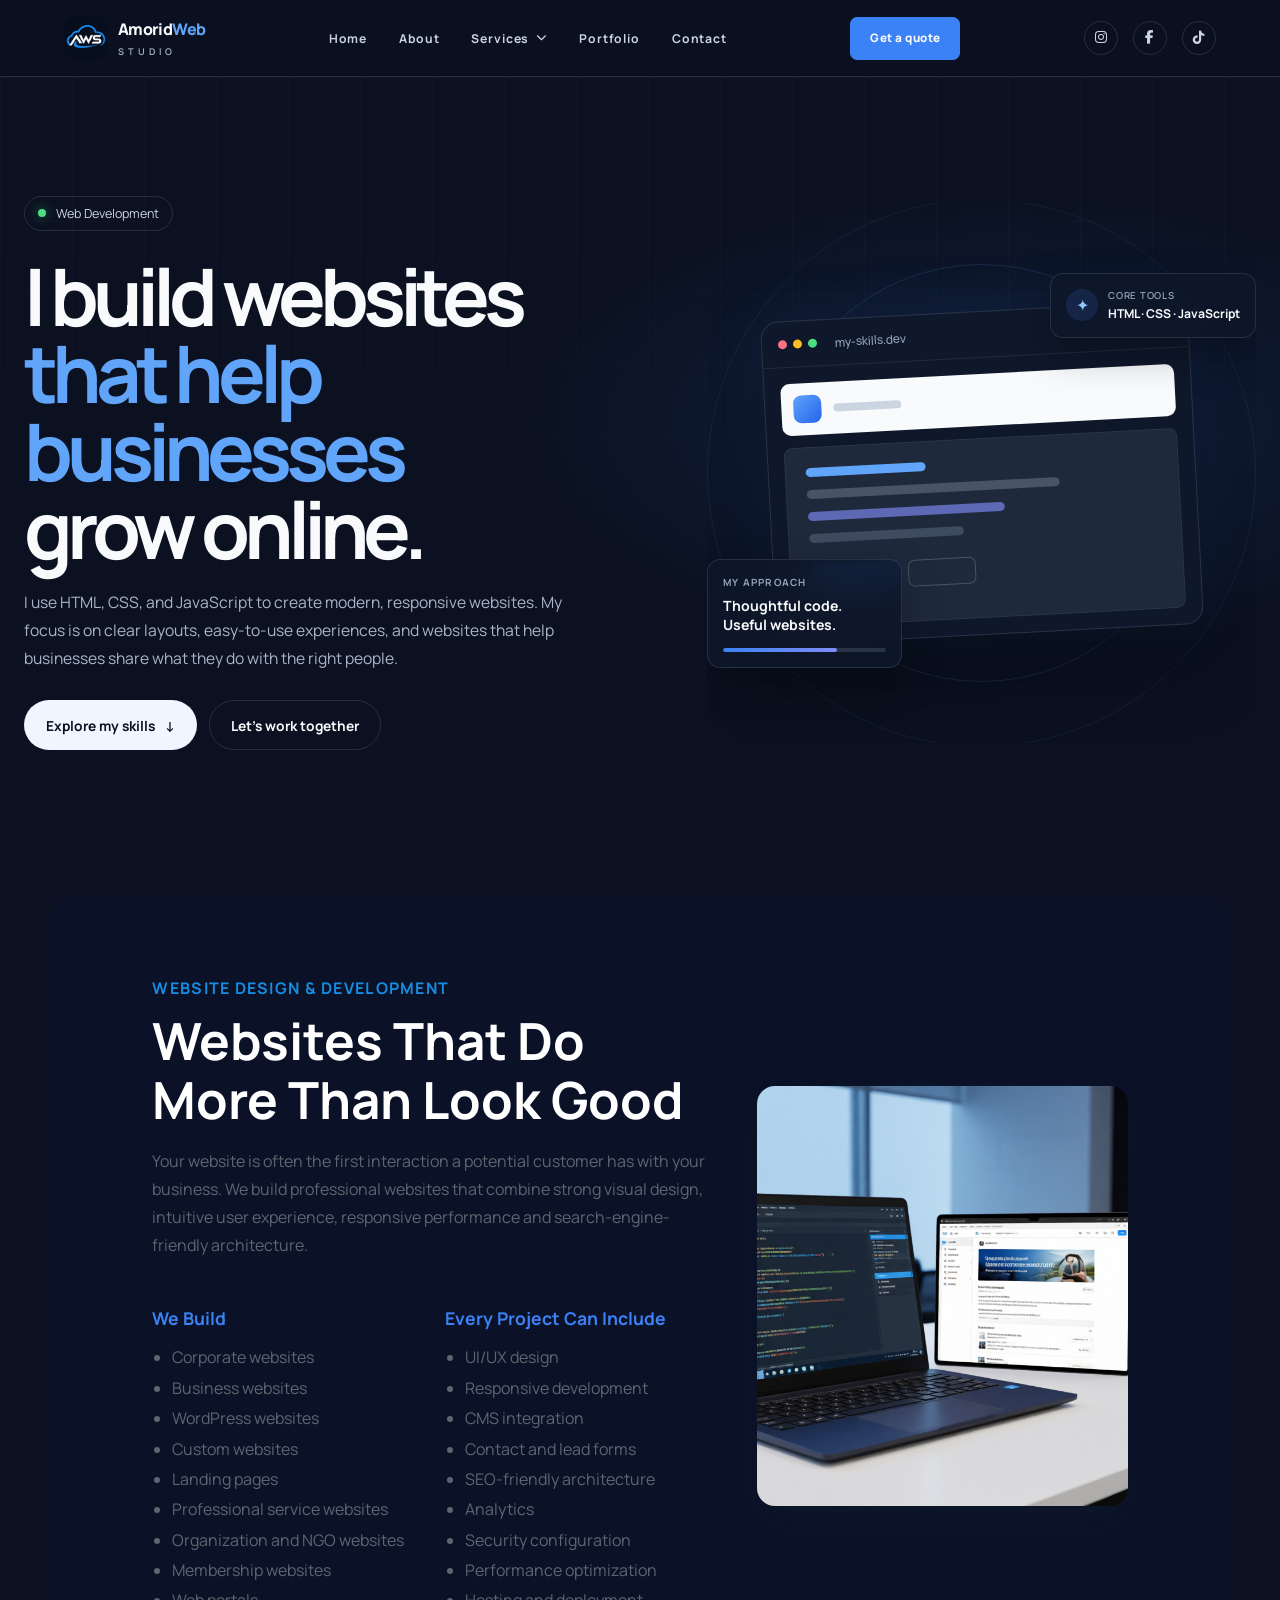
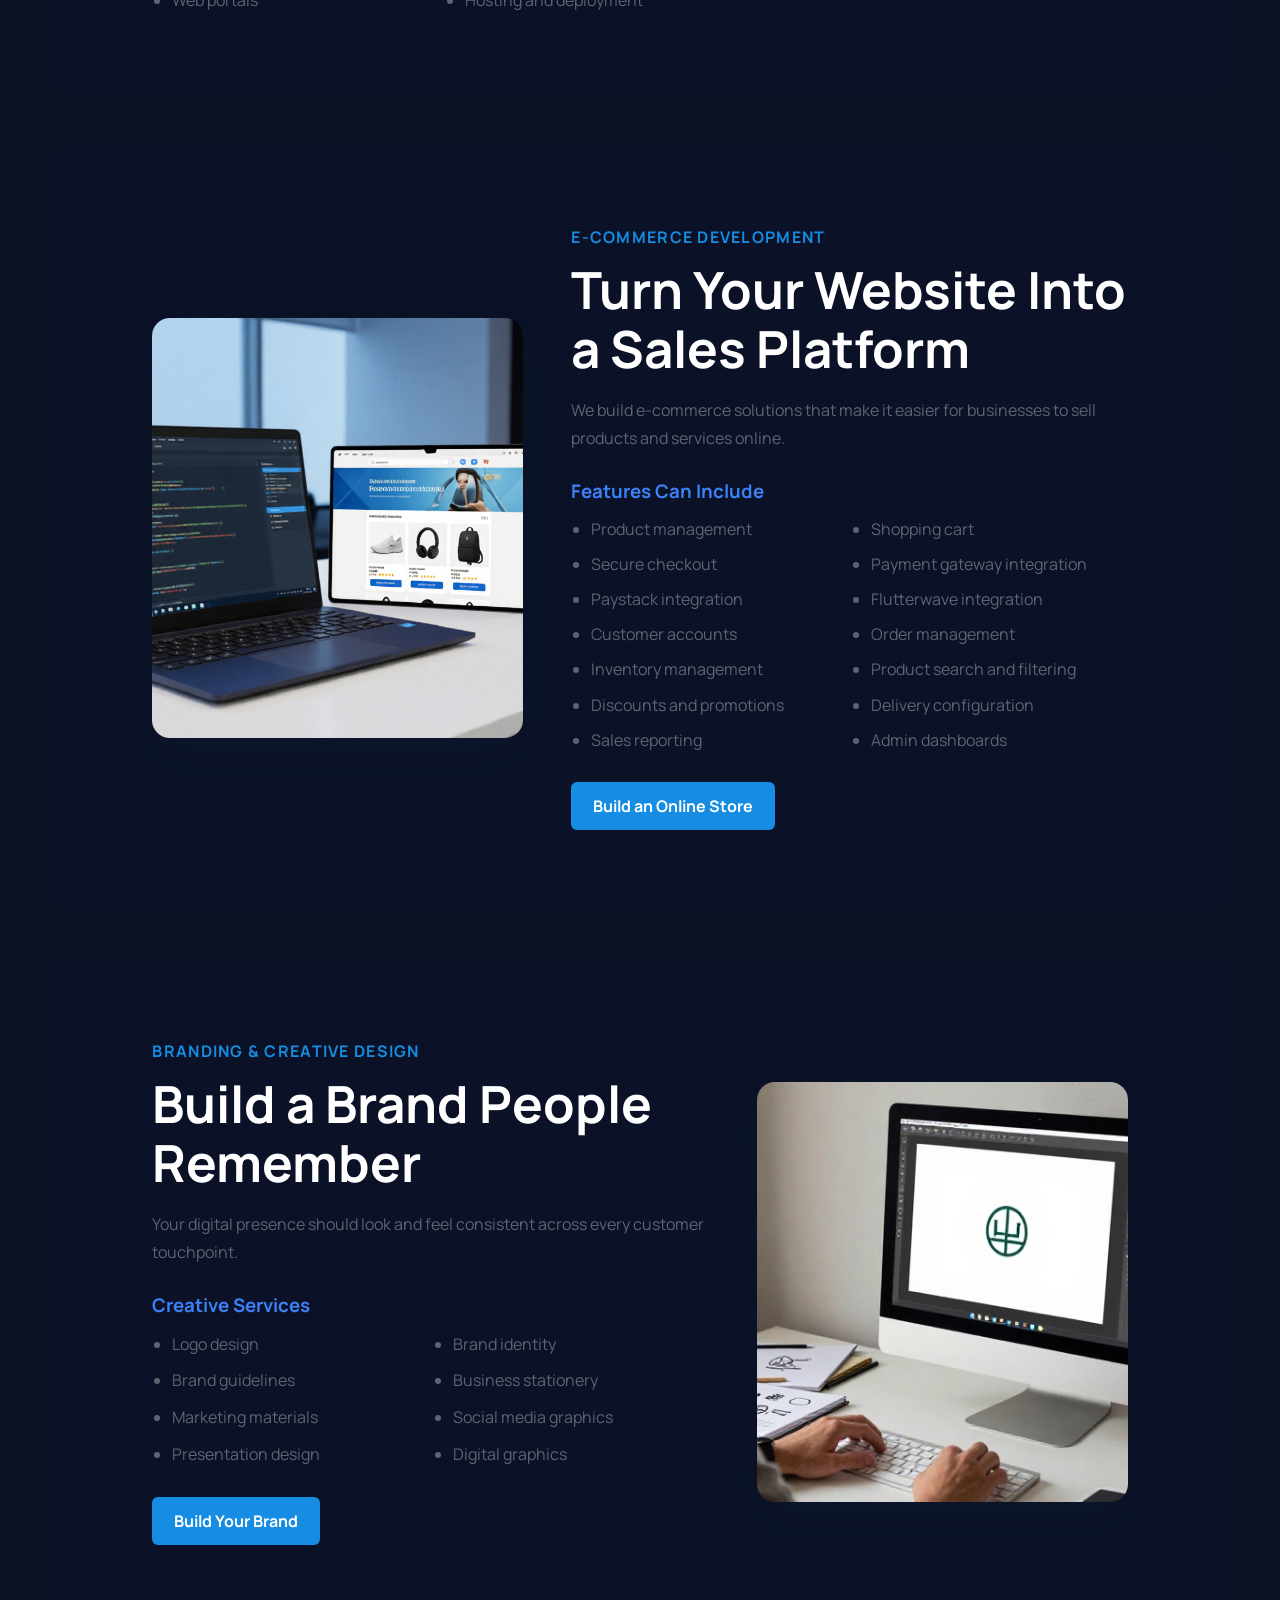
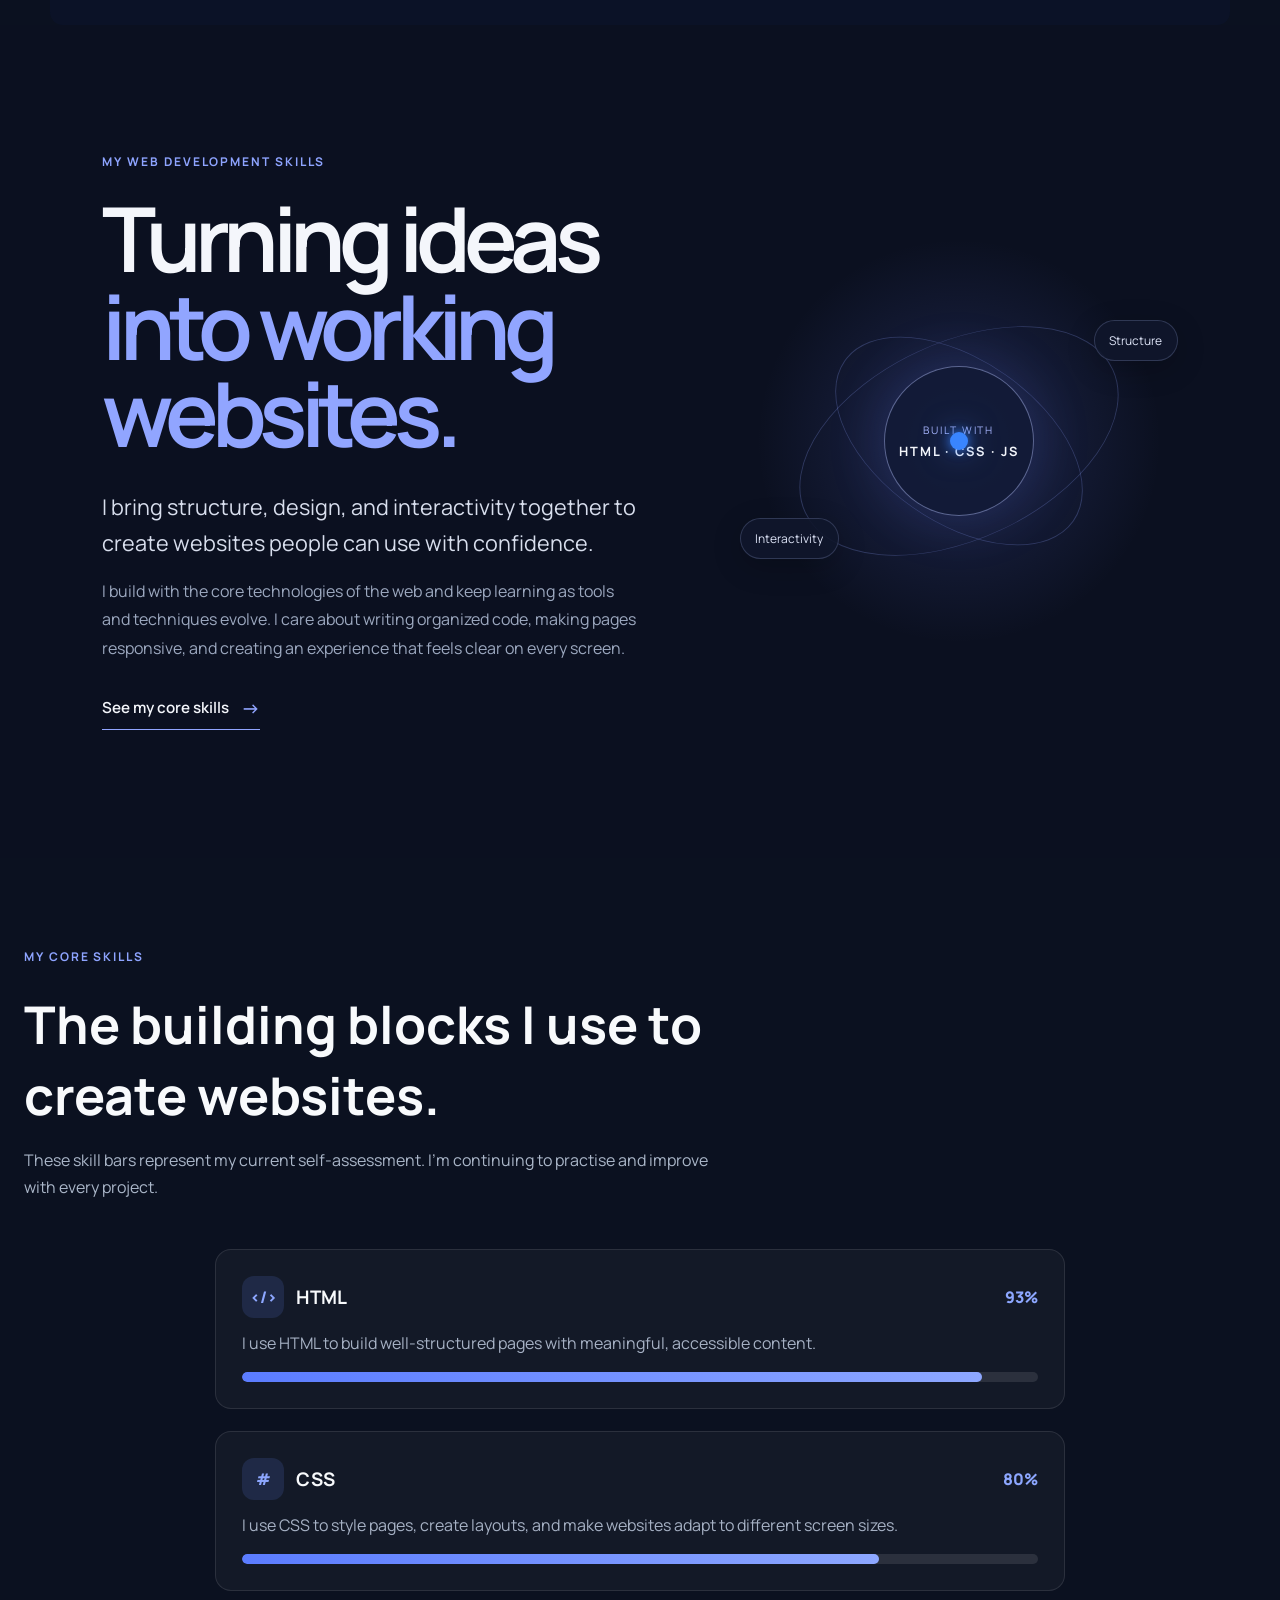
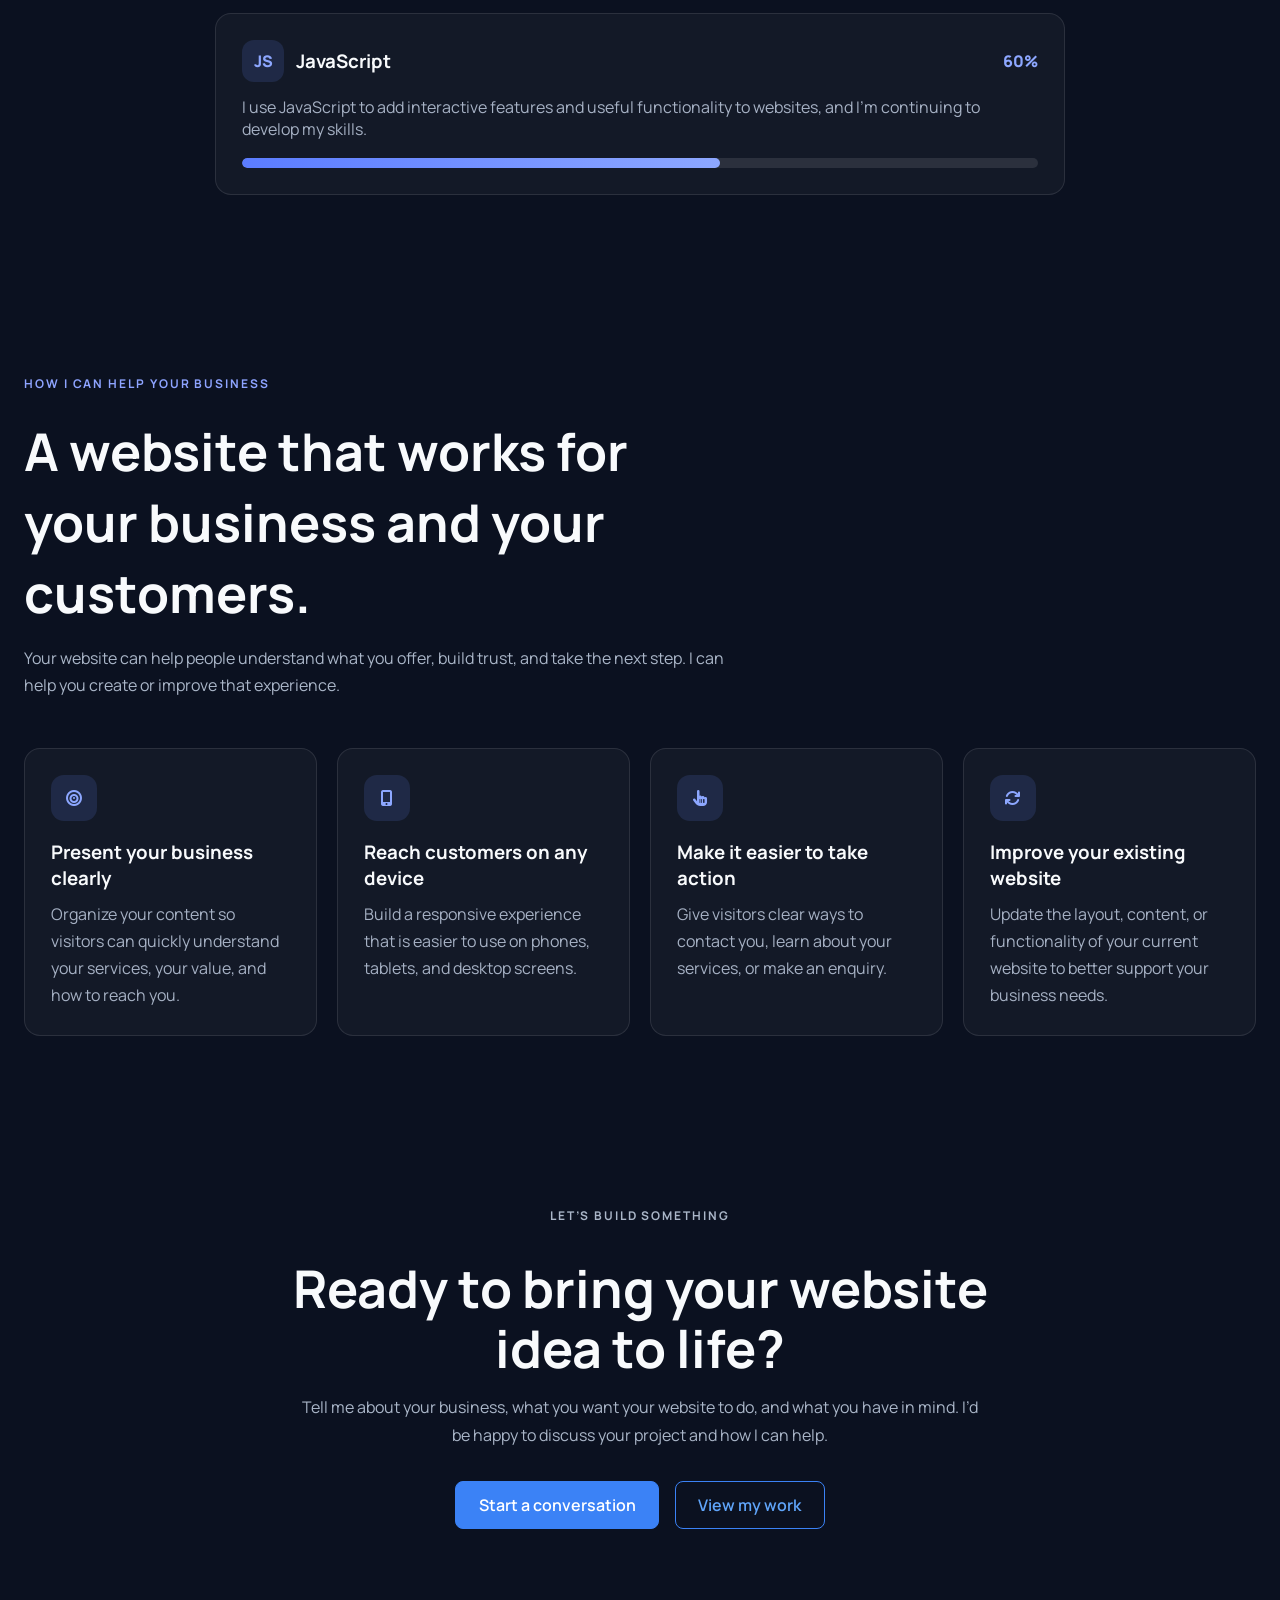
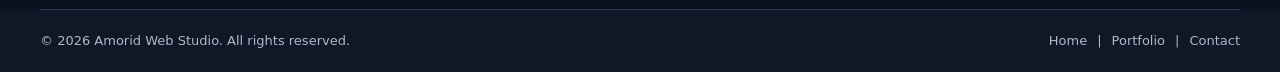
<file: web-development.html>
<!DOCTYPE html>
<html lang="en">
<head>
  <meta charset="utf-8">
  <meta name="viewport" content="width=device-width, initial-scale=1">
  <meta name="description" content="Amorid Web Studio builds responsive, user-friendly websites for businesses in Lagos and across Nigeria.">
  <meta name="theme-color" content="#0b1120">

  <title>Web Development | Amorid Web Studio</title>

  <link rel="preconnect" href="https://fonts.googleapis.com">
  <link rel="preconnect" href="https://fonts.gstatic.com" crossorigin>
  <link href="https://fonts.googleapis.com/css2?family=Manrope:wght@400;500;600;700;800&display=swap" rel="stylesheet">
  <link rel="stylesheet" href="https://cdnjs.cloudflare.com/ajax/libs/font-awesome/6.7.2/css/all.min.css">
  <link rel="stylesheet" href="style.css">
  <link rel="icon" href="logo.png" type="image/png">
</head>

<body>
  <header class="header-site">
    <div class="header-layout">
      <a href="#home" class="logo" aria-label="Amorid Web Studio home">
        <img src="logo.png" alt="">
        <span class="logo-name">Amorid<span>Web</span><small>studio</small></span>
      </a>

      <button
        class="menu-toggle"
        type="button"
        aria-label="Open navigation menu"
        aria-expanded="false"
        aria-controls="navigation-content"
      >
        <i class="fa-solid fa-bars" aria-hidden="true"></i>
      </button>

      <nav class="navigation" id="navigation-content" aria-label="Main navigation">
        <a href="index.html" class="nav-link">Home</a>
        <a href="#about" class="nav-link">About</a>

        <div class="service-menu">
          <a
            href="#services"
            class="nav-link service-toggle"
            aria-expanded="false"
          >
            Services
            <i class="fa-solid fa-chevron-down" aria-hidden="true"></i>
          </a>

          <div class="service-dropdown">
            <a href="web-development.html">Web Development</a>
            <a href="frontend-development.html">Frontend Development</a>
            <a href="website-mangement.html">Website Management</a>
            <a href="web-design.html">Web Design</a>
            <a href="javascript-development.html">JavaScript Development</a>
            <a href="ui-creation.html">UI Creation</a>
            <a href="responsive-website.html">Responsive Websites</a>
            <a href="website-improvement.html">Website Improvements</a>
          </div>
        </div>

        <a href="#work" class="nav-link">Portfolio</a>
        <a href="#contact" class="nav-link">Contact</a>
      </nav>

      <a href="#contact" class="quote-button">Get a quote</a>

      <div class="social-link" aria-label="Social media">
        <a href="#" aria-label="Instagram">
          <i class="fa-brands fa-instagram" aria-hidden="true"></i>
        </a>
        <a href="#" aria-label="Facebook">
          <i class="fa-brands fa-facebook-f" aria-hidden="true"></i>
        </a>
        <a href="#" aria-label="TikTok">
          <i class="fa-brands fa-tiktok" aria-hidden="true"></i>
        </a>
      </div>
    </div>
  </header>

    <main>
    <section class="hero section" id="home">
      <div class="hero-grid container">
        <div class="hero-content">
          <div class="availability">
            <span class="status-dot" aria-hidden="true"></span>
            Web Development
          </div>

          <h1>
            I build websites
            <span class="hero-accent">that help businesses</span>
            grow online.
          </h1>

          <p class="hero-description">
            I use HTML, CSS, and JavaScript to create modern, responsive
            websites. My focus is on clear layouts, easy-to-use experiences,
            and websites that help businesses share what they do with the right
            people.
          </p>

          <div class="hero-actions">
            <a href="#skills" class="btn btn-primary">
              Explore my skills <span aria-hidden="true">↓</span>
            </a>
            <a href="#contact" class="btn btn-secondary">Let’s work together</a>
          </div>
        </div>

        <div class="hero-visual" aria-label="Illustration of a website in development">
          <div class="visual-orbit orbit-one" aria-hidden="true"></div>
          <div class="visual-orbit orbit-two" aria-hidden="true"></div>

          <div class="code-card">
            <div class="code-topbar">
              <div class="window-dots" aria-hidden="true">
                <span></span><span></span><span></span>
              </div>
              <span>my-skills.dev</span>
            </div>

            <div class="code-body">
              <div class="bar-show" aria-hidden="true">
                <span class="blue"></span>
                <span class="ink"></span>
              </div>

              <div class="code-page" aria-hidden="true">
                <span class="line1"></span>
                <span class="line2"></span>
                <span class="line3"></span>
                <span class="line4"></span>
                <div class="line-btn">
                  <span class="line-btn1"></span>
                  <span class="line-btn2"></span>
                </div>
              </div>
            </div>
          </div>

          <div class="floating-card card-project">
            <span class="floating-label">My approach</span>
            <strong>Thoughtful code. Useful websites.</strong>
            <div class="mini-progress" aria-hidden="true"><span></span></div>
          </div>

          <div class="floating-card card-location">
            <span class="location-icon" aria-hidden="true">✦</span>
            <div>
              <small>Core tools</small>
              <strong>HTML · CSS · JavaScript</strong>
            </div>
          </div>
        </div>
      </div>
    </section>

    <section class="web-dev-section">
  <div class="web-dev-content">
    <p class="eyebrow">Website Design &amp; Development</p>
    <h2>Websites That Do More Than Look Good</h2>

    <p class="intro">
      Your website is often the first interaction a potential customer has
      with your business. We build professional websites that combine strong
      visual design, intuitive user experience, responsive performance and
      search-engine-friendly architecture.
    </p>

    <div class="web-dev-lists">
      <div>
        <h3>We Build</h3>
        <ul>
          <li>Corporate websites</li>
          <li>Business websites</li>
          <li>WordPress websites</li>
          <li>Custom websites</li>
          <li>Landing pages</li>
          <li>Professional service websites</li>
          <li>Organization and NGO websites</li>
          <li>Membership websites</li>
          <li>Web portals</li>
        </ul>
      </div>

      <div>
        <h3>Every Project Can Include</h3>
        <ul>
          <li>UI/UX design</li>
          <li>Responsive development</li>
          <li>CMS integration</li>
          <li>Contact and lead forms</li>
          <li>SEO-friendly architecture</li>
          <li>Analytics</li>
          <li>Security configuration</li>
          <li>Performance optimization</li>
          <li>Hosting and deployment</li>
        </ul>
      </div>
    </div>
  </div>

  <div class="web-dev-image">
    <img
      src="web-dev img.jpg"
      alt="Web development team designing a responsive website"
      loading="lazy"
    >
  </div>
</section>

<section class="ecommerce-section">
  <div class="ecommerce-image">
    <img
      src="e-com image.jpg"
      alt="Online store displayed on a laptop"
      loading="lazy"
    >
  </div>

  <div class="ecommerce-content">
    <p class="eyebrow">E-Commerce Development</p>
    <h2>Turn Your Website Into a Sales Platform</h2>

    <p class="intro">
      We build e-commerce solutions that make it easier for businesses to sell
      products and services online.
    </p>

    <h3>Features Can Include</h3>
    <ul class="ecommerce-features">
      <li>Product management</li>
      <li>Shopping cart</li>
      <li>Secure checkout</li>
      <li>Payment gateway integration</li>
      <li>Paystack integration</li>
      <li>Flutterwave integration</li>
      <li>Customer accounts</li>
      <li>Order management</li>
      <li>Inventory management</li>
      <li>Product search and filtering</li>
      <li>Discounts and promotions</li>
      <li>Delivery configuration</li>
      <li>Sales reporting</li>
      <li>Admin dashboards</li>
    </ul>

    <a class="ecommerce-button" href="contact.html">Build an Online Store</a>
  </div>
</section>

<section class="branding-section">
  <div class="branding-content">
    <p class="eyebrow">Branding &amp; Creative Design</p>
    <h2>Build a Brand People Remember</h2>

    <p class="intro">
      Your digital presence should look and feel consistent across every
      customer touchpoint.
    </p>

    <h3>Creative Services</h3>
    <ul class="branding-services">
      <li>Logo design</li>
      <li>Brand identity</li>
      <li>Brand guidelines</li>
      <li>Business stationery</li>
      <li>Marketing materials</li>
      <li>Social media graphics</li>
      <li>Presentation design</li>
      <li>Digital graphics</li>
    </ul>

    <a class="branding-button" href="contact.html">Build Your Brand</a>
  </div>

  <div class="branding-image">
    <img
      src="logo creation.jpg"
      alt="Brand identity and creative design materials"
      loading="lazy"
    >
  </div>
</section>

    <section class="intro-section" id="about">
      <div class="intro-content">
        <p class="intro-eyebrow">MY WEB DEVELOPMENT SKILLS</p>

        <h2>
          Turning ideas<br>
          <span>into working websites.</span>
        </h2>

        <p class="intro-lead">
          I bring structure, design, and interactivity together to create
          websites people can use with confidence.
        </p>

        <p class="intro-description">
          I build with the core technologies of the web and keep learning as
          tools and techniques evolve. I care about writing organized code,
          making pages responsive, and creating an experience that feels clear
          on every screen.
        </p>

        <a class="intro-link" href="#skills">
          See my core skills <span aria-hidden="true">→</span>
        </a>
      </div>

      <div class="intro-visual" aria-hidden="true">
        <div class="visual-orbit orbit-one"></div>
        <div class="visual-orbit orbit-two"></div>

        <div class="visual-core">
          <span>BUILT WITH</span>
          <strong>HTML · CSS · JS</strong>
        </div>

        <span class="blue-ball"></span>
        <span class="visual-tag tag-one">Structure</span>
        <span class="visual-tag tag-two">Interactivity</span>
      </div>
    </section>

    <section class="skills-section section" id="skills">
      <div class="container">
        <div class="web-services-heading">
          <p class="intro-eyebrow">MY CORE SKILLS</p>
          <h2>The building blocks I use to create websites.</h2>
          <p>
            These skill bars represent my current self-assessment. I’m
            continuing to practise and improve with every project.
          </p>
        </div>

        <div class="skills-list">
          <article class="skill-item">
            <div class="skill-heading">
              <div>
                <span class="skill-icon" aria-hidden="true">&lt;/&gt;</span>
                <h3>HTML</h3>
              </div>
              <span class="skill-level">93%</span>
            </div>
            <p>
              I use HTML to build well-structured pages with meaningful,
              accessible content.
            </p>
            <div
              class="skill-track"
              role="progressbar"
              aria-label="HTML skill level"
              aria-valuemin="0"
              aria-valuemax="100"
              aria-valuenow="80"
            >
              <span class="skill-fill" style="--skill-level: 93%"></span>
            </div>
          </article>

          <article class="skill-item">
            <div class="skill-heading">
              <div>
                <span class="skill-icon" aria-hidden="true">#</span>
                <h3>CSS</h3>
              </div>
              <span class="skill-level">80%</span>
            </div>
            <p>
              I use CSS to style pages, create layouts, and make websites adapt
              to different screen sizes.
            </p>
            <div
              class="skill-track"
              role="progressbar"
              aria-label="CSS skill level"
              aria-valuemin="0"
              aria-valuemax="100"
              aria-valuenow="75"
            >
              <span class="skill-fill" style="--skill-level: 80%"></span>
            </div>
          </article>

          <article class="skill-item">
            <div class="skill-heading">
              <div>
                <span class="skill-icon" aria-hidden="true">JS</span>
                <h3>JavaScript</h3>
              </div>
              <span class="skill-level">60%</span>
            </div>
            <p>
              I use JavaScript to add interactive features and useful
              functionality to websites, and I’m continuing to develop my
              skills.
            </p>
            <div
              class="skill-track"
              role="progressbar"
              aria-label="JavaScript skill level"
              aria-valuemin="0"
              aria-valuemax="100"
              aria-valuenow="60"
            >
              <span class="skill-fill" style="--skill-level: 60%"></span>
            </div>
          </article>
        </div>
      </div>
    </section>

    <section class="business-section section" id="business">
      <div class="container">
        <div class="web-services-heading">
          <p class="intro-eyebrow">HOW I CAN HELP YOUR BUSINESS</p>
          <h2>A website that works for your business and your customers.</h2>
          <p>
            Your website can help people understand what you offer, build trust,
            and take the next step. I can help you create or improve that
            experience.
          </p>
        </div>

        <div class="business-grid">
          <article class="business-card">
            <span class="business-icon" aria-hidden="true">
              <i class="fa-solid fa-bullseye"></i>
            </span>
            <h3>Present your business clearly</h3>
            <p>
              Organize your content so visitors can quickly understand your
              services, your value, and how to reach you.
            </p>
          </article>

          <article class="business-card">
            <span class="business-icon" aria-hidden="true">
              <i class="fa-solid fa-mobile-screen-button"></i>
            </span>
            <h3>Reach customers on any device</h3>
            <p>
              Build a responsive experience that is easier to use on phones,
              tablets, and desktop screens.
            </p>
          </article>

          <article class="business-card">
            <span class="business-icon" aria-hidden="true">
              <i class="fa-solid fa-hand-pointer"></i>
            </span>
            <h3>Make it easier to take action</h3>
            <p>
              Give visitors clear ways to contact you, learn about your
              services, or make an enquiry.
            </p>
          </article>

          <article class="business-card">
            <span class="business-icon" aria-hidden="true">
              <i class="fa-solid fa-arrows-rotate"></i>
            </span>
            <h3>Improve your existing website</h3>
            <p>
              Update the layout, content, or functionality of your current
              website to better support your business needs.
            </p>
          </article>
        </div>
      </div>
    </section>

    <section class="cta-section" id="contact">
      <div class="cta-content">
        <p class="intro-eyebrow">LET’S BUILD SOMETHING</p>
        <h2>Ready to bring your website idea to life?</h2>
        <p>
          Tell me about your business, what you want your website to do, and
          what you have in mind. I’d be happy to discuss your project and how I
          can help.
        </p>

        <div class="cta-actions">
          <a class="cta-button cta-button-primary" href="index.html#contact">
            Start a conversation
          </a>
          <a class="cta-button cta-button-secondary" href="index.html#work">
            View my work
          </a>
        </div>
      </div>
    </section>
  </main>

  <footer class="site-footer">
    <div class="footer-bottom">
      <p>© 2026 Amorid Web Studio. All rights reserved.</p>
      <nav class="legal-links" aria-label="Footer navigation">
        <a href="index.html">Home</a>
        <span aria-hidden="true">|</span>
        <a href="index.html#work">Portfolio</a>
        <span aria-hidden="true">|</span>
        <a href="index.html#contact">Contact</a>
      </nav>
    </div>
  </footer>
  <script src="script.js"></script>
</body>
</html>
</file>
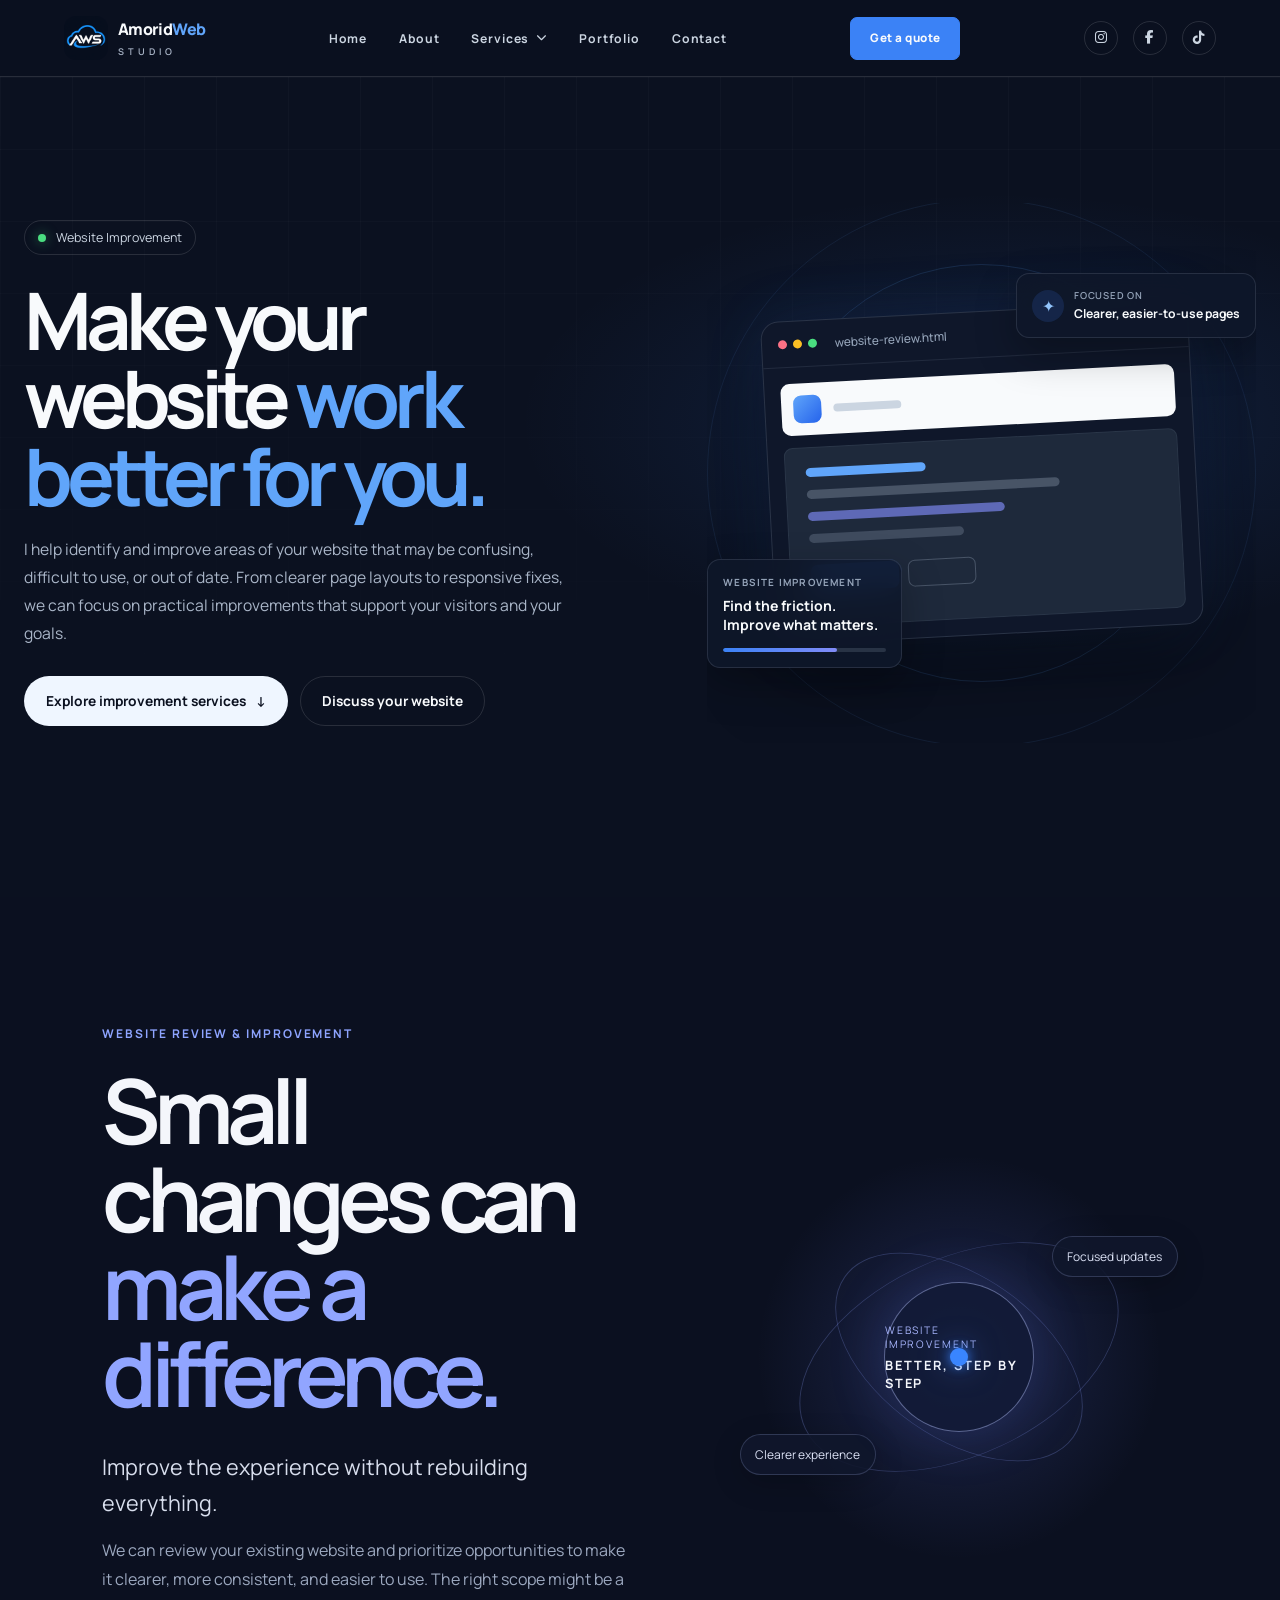
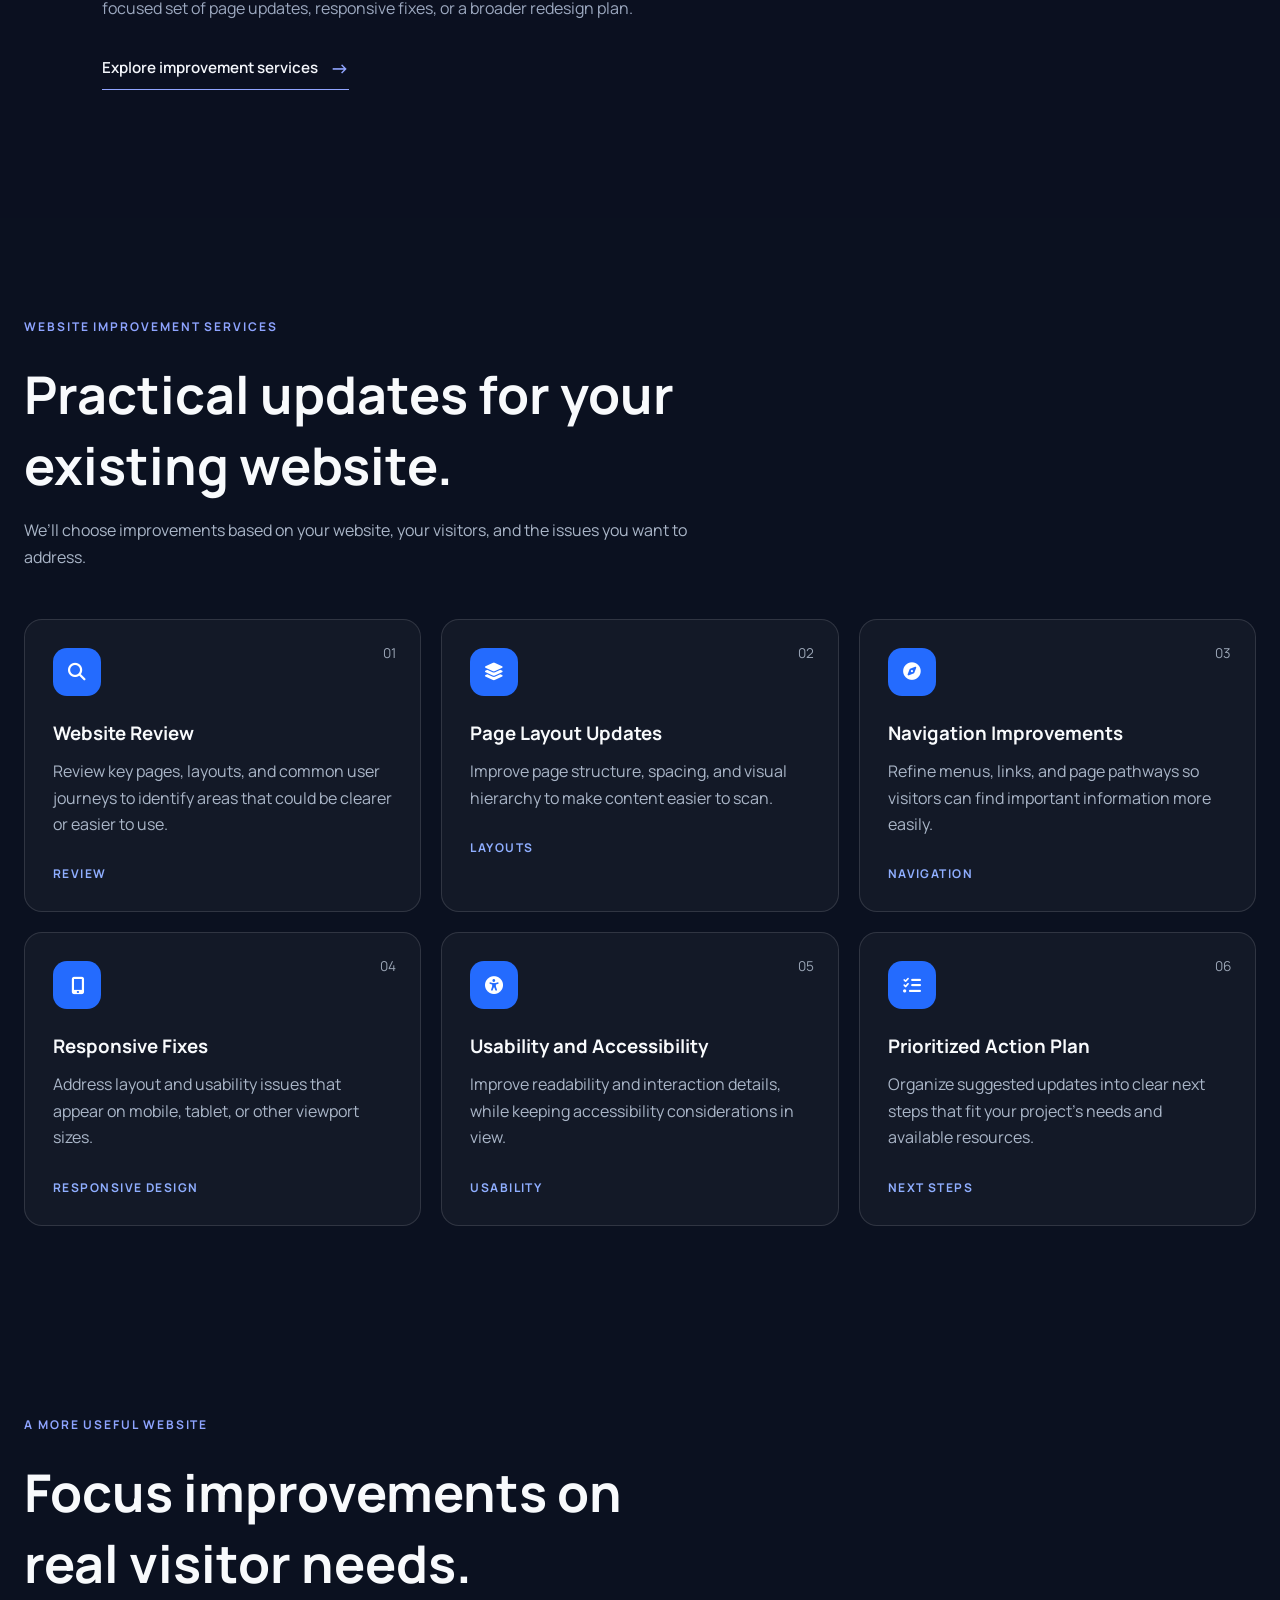
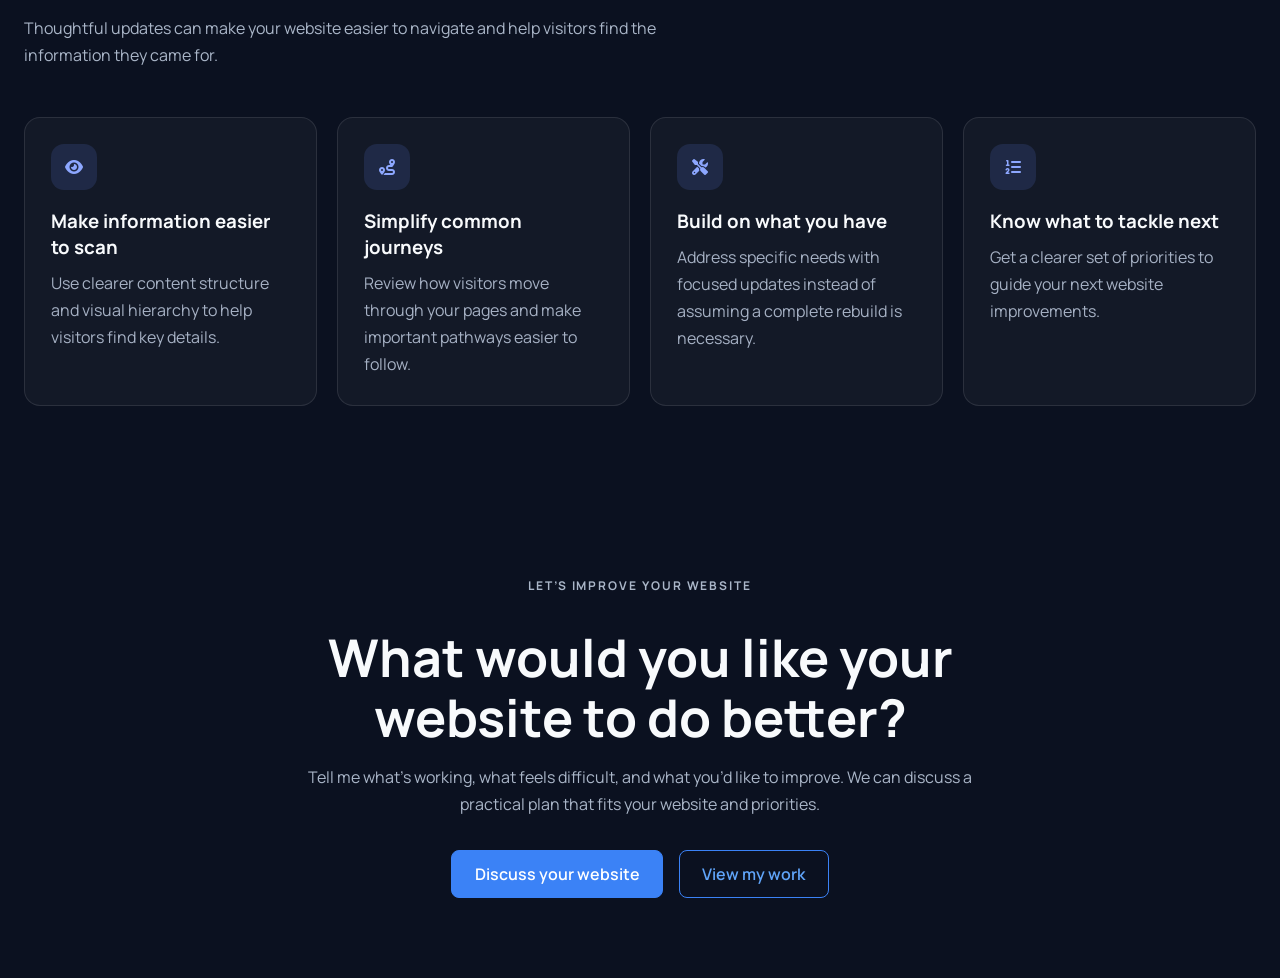
<file: website-improvement.html>
<!DOCTYPE html>
<html lang="en">
<head>
  <meta charset="utf-8">
  <meta name="viewport" content="width=device-width, initial-scale=1">
  <meta
    name="description"
    content="Amorid Web Studio designs and develops modern, responsive websites for businesses."
  >
  <meta name="theme-color" content="#0b1120">

  <title>Amorid Web Studio | Web Design &amp; Development</title>

  <link rel="preconnect" href="https://fonts.googleapis.com">
  <link rel="preconnect" href="https://fonts.gstatic.com" crossorigin>
  <link
    href="https://fonts.googleapis.com/css2?family=Manrope:wght@400;500;600;700;800&display=swap"
    rel="stylesheet"
  >
  <link
    rel="stylesheet"
    href="https://cdnjs.cloudflare.com/ajax/libs/font-awesome/6.7.2/css/all.min.css"
  >
  <link rel="stylesheet" href="style.css">
  <link rel="icon" href="logo.png" type="image/png">

  <script src="script.js" defer></script>
</head>

<body>
  <header class="header-site">
    <div class="header-layout">
      <a href="#home" class="logo" aria-label="Amorid Web Studio home">
        <img src="logo.png" alt="">
        <span class="logo-name">Amorid<span>Web</span><small>studio</small></span>
      </a>

      <button
        class="menu-toggle"
        type="button"
        aria-label="Open navigation menu"
        aria-expanded="false"
        aria-controls="navigation-content"
      >
        <i class="fa-solid fa-bars" aria-hidden="true"></i>
      </button>

      <nav class="navigation" id="navigation-content" aria-label="Main navigation">
        <a href="index.html" class="nav-link">Home</a>
        <a href="#about" class="nav-link">About</a>

        <div class="service-menu">
          <a
            href="#services"
            class="nav-link service-toggle"
            aria-expanded="false"
          >
            Services
            <i class="fa-solid fa-chevron-down" aria-hidden="true"></i>
          </a>

          <div class="service-dropdown">
            <a href="web-development.html">Web Development</a>
            <a href="frontend-development.html">Frontend Development</a>
            <a href="website-management.html">Website Management</a>
            <a href="web-design.html">Web Design</a>
            <a href="javascript-development.html">JavaScript Development</a>
            <a href="ui-creation.html">UI Creation</a>
            <a href="responsive-website.html">Responsive Websites</a>
            <a href="website-improvement.html">Website Improvements</a>
          </div>
        </div>

        <a href="#work" class="nav-link">Portfolio</a>
        <a href="#contact" class="nav-link">Contact</a>
      </nav>

      <a href="#contact" class="quote-button">Get a quote</a>

      <div class="social-link" aria-label="Social media">
        <a href="#" aria-label="Instagram">
          <i class="fa-brands fa-instagram" aria-hidden="true"></i>
        </a>
        <a href="#" aria-label="Facebook">
          <i class="fa-brands fa-facebook-f" aria-hidden="true"></i>
        </a>
        <a href="#" aria-label="TikTok">
          <i class="fa-brands fa-tiktok" aria-hidden="true"></i>
        </a>
      </div>
    </div>
  </header>

  <main>
  <section class="hero section" id="home">
    <div class="hero-grid container">
      <div class="hero-content">
        <div class="availability">
          <span class="status-dot" aria-hidden="true"></span>
          Website Improvement
        </div>

        <h1>
          Make your website
          <span class="hero-accent">work better for you.</span>
        </h1>

        <p class="hero-description">
          I help identify and improve areas of your website that may be
          confusing, difficult to use, or out of date. From clearer page
          layouts to responsive fixes, we can focus on practical improvements
          that support your visitors and your goals.
        </p>

        <div class="hero-actions">
          <a href="#services" class="btn btn-primary">
            Explore improvement services <span aria-hidden="true">↓</span>
          </a>
          <a href="#contact" class="btn btn-secondary">Discuss your website</a>
        </div>
      </div>

      <div class="hero-visual" aria-label="Illustration of a website improvement">
        <div class="visual-orbit orbit-one" aria-hidden="true"></div>
        <div class="visual-orbit orbit-two" aria-hidden="true"></div>

        <div class="code-card">
          <div class="code-topbar">
            <div class="window-dots" aria-hidden="true">
              <span></span><span></span><span></span>
            </div>
            <span>website-review.html</span>
          </div>

          <div class="code-body">
            <div class="bar-show" aria-hidden="true">
              <span class="blue"></span>
              <span class="ink"></span>
            </div>
            <div class="code-page" aria-hidden="true">
              <span class="line1"></span>
              <span class="line2"></span>
              <span class="line3"></span>
              <span class="line4"></span>
              <div class="line-btn">
                <span class="line-btn1"></span>
                <span class="line-btn2"></span>
              </div>
            </div>
          </div>
        </div>

        <div class="floating-card card-project">
          <span class="floating-label">Website improvement</span>
          <strong>Find the friction. Improve what matters.</strong>
          <div class="mini-progress" aria-hidden="true"><span></span></div>
        </div>

        <div class="floating-card card-location">
          <span class="location-icon" aria-hidden="true">✦</span>
          <div>
            <small>Focused on</small>
            <strong>Clearer, easier-to-use pages</strong>
          </div>
        </div>
      </div>
    </div>
  </section>

  <section class="intro-section" id="about">
    <div class="intro-content">
      <p class="intro-eyebrow">WEBSITE REVIEW &amp; IMPROVEMENT</p>

      <h2>
        Small changes can<br>
        <span>make a difference.</span>
      </h2>

      <p class="intro-lead">
        Improve the experience without rebuilding everything.
      </p>

      <p class="intro-description">
        We can review your existing website and prioritize opportunities to
        make it clearer, more consistent, and easier to use. The right scope
        might be a focused set of page updates, responsive fixes, or a broader
        redesign plan.
      </p>

      <a class="intro-link" href="#services">
        Explore improvement services <span aria-hidden="true">→</span>
      </a>
    </div>

    <div class="intro-visual" aria-hidden="true">
      <div class="visual-orbit orbit-one"></div>
      <div class="visual-orbit orbit-two"></div>

      <div class="visual-core">
        <span>WEBSITE IMPROVEMENT</span>
        <strong>BETTER, STEP BY STEP</strong>
      </div>

      <span class="blue-ball"></span>
      <span class="visual-tag tag-one">Focused updates</span>
      <span class="visual-tag tag-two">Clearer experience</span>
    </div>
  </section>

  <section class="web-services section" id="services">
    <div class="container">
      <div class="web-services-heading">
        <p class="intro-eyebrow">WEBSITE IMPROVEMENT SERVICES</p>
        <h2>Practical updates for your existing website.</h2>
        <p>
          We’ll choose improvements based on your website, your visitors, and
          the issues you want to address.
        </p>
      </div>

      <div class="web-services-grid">
        <article class="web-service-card">
          <span class="web-service-number">01</span>
          <span class="web-service-icon" aria-hidden="true">
            <i class="fa-solid fa-magnifying-glass"></i>
          </span>
          <h3>Website Review</h3>
          <p>
            Review key pages, layouts, and common user journeys to identify
            areas that could be clearer or easier to use.
          </p>
          <span class="web-service-label">REVIEW</span>
        </article>

        <article class="web-service-card">
          <span class="web-service-number">02</span>
          <span class="web-service-icon" aria-hidden="true">
            <i class="fa-solid fa-layer-group"></i>
          </span>
          <h3>Page Layout Updates</h3>
          <p>
            Improve page structure, spacing, and visual hierarchy to make
            content easier to scan.
          </p>
          <span class="web-service-label">LAYOUTS</span>
        </article>

        <article class="web-service-card">
          <span class="web-service-number">03</span>
          <span class="web-service-icon" aria-hidden="true">
            <i class="fa-solid fa-compass"></i>
          </span>
          <h3>Navigation Improvements</h3>
          <p>
            Refine menus, links, and page pathways so visitors can find
            important information more easily.
          </p>
          <span class="web-service-label">NAVIGATION</span>
        </article>

        <article class="web-service-card">
          <span class="web-service-number">04</span>
          <span class="web-service-icon" aria-hidden="true">
            <i class="fa-solid fa-mobile-screen-button"></i>
          </span>
          <h3>Responsive Fixes</h3>
          <p>
            Address layout and usability issues that appear on mobile, tablet,
            or other viewport sizes.
          </p>
          <span class="web-service-label">RESPONSIVE DESIGN</span>
        </article>

        <article class="web-service-card">
          <span class="web-service-number">05</span>
          <span class="web-service-icon" aria-hidden="true">
            <i class="fa-solid fa-universal-access"></i>
          </span>
          <h3>Usability and Accessibility</h3>
          <p>
            Improve readability and interaction details, while keeping
            accessibility considerations in view.
          </p>
          <span class="web-service-label">USABILITY</span>
        </article>

        <article class="web-service-card">
          <span class="web-service-number">06</span>
          <span class="web-service-icon" aria-hidden="true">
            <i class="fa-solid fa-list-check"></i>
          </span>
          <h3>Prioritized Action Plan</h3>
          <p>
            Organize suggested updates into clear next steps that fit your
            project’s needs and available resources.
          </p>
          <span class="web-service-label">NEXT STEPS</span>
        </article>
      </div>
    </div>
  </section>

  <section class="business-section section" id="benefits">
    <div class="container">
      <div class="web-services-heading">
        <p class="intro-eyebrow">A MORE USEFUL WEBSITE</p>
        <h2>Focus improvements on real visitor needs.</h2>
        <p>
          Thoughtful updates can make your website easier to navigate and help
          visitors find the information they came for.
        </p>
      </div>

      <div class="business-grid">
        <article class="business-card">
          <span class="business-icon" aria-hidden="true">
            <i class="fa-solid fa-eye"></i>
          </span>
          <h3>Make information easier to scan</h3>
          <p>
            Use clearer content structure and visual hierarchy to help visitors
            find key details.
          </p>
        </article>

        <article class="business-card">
          <span class="business-icon" aria-hidden="true">
            <i class="fa-solid fa-route"></i>
          </span>
          <h3>Simplify common journeys</h3>
          <p>
            Review how visitors move through your pages and make important
            pathways easier to follow.
          </p>
        </article>

        <article class="business-card">
          <span class="business-icon" aria-hidden="true">
            <i class="fa-solid fa-screwdriver-wrench"></i>
          </span>
          <h3>Build on what you have</h3>
          <p>
            Address specific needs with focused updates instead of assuming a
            complete rebuild is necessary.
          </p>
        </article>

        <article class="business-card">
          <span class="business-icon" aria-hidden="true">
            <i class="fa-solid fa-list-ol"></i>
          </span>
          <h3>Know what to tackle next</h3>
          <p>
            Get a clearer set of priorities to guide your next website
            improvements.
          </p>
        </article>
      </div>
    </div>
  </section>

  <section class="cta-section" id="contact">
    <div class="cta-content">
      <p class="intro-eyebrow">LET’S IMPROVE YOUR WEBSITE</p>
      <h2>What would you like your website to do better?</h2>
      <p>
        Tell me what’s working, what feels difficult, and what you’d like to
        improve. We can discuss a practical plan that fits your website and
        priorities.
      </p>

      <div class="cta-actions">
        <a class="cta-button cta-button-primary" href="index.html#contact">
          Discuss your website
        </a>
        <a class="cta-button cta-button-secondary" href="index.html#work">
          View my work
        </a>
      </div>
    </div>
  </section>
</main>
</body>
</html>
</file>
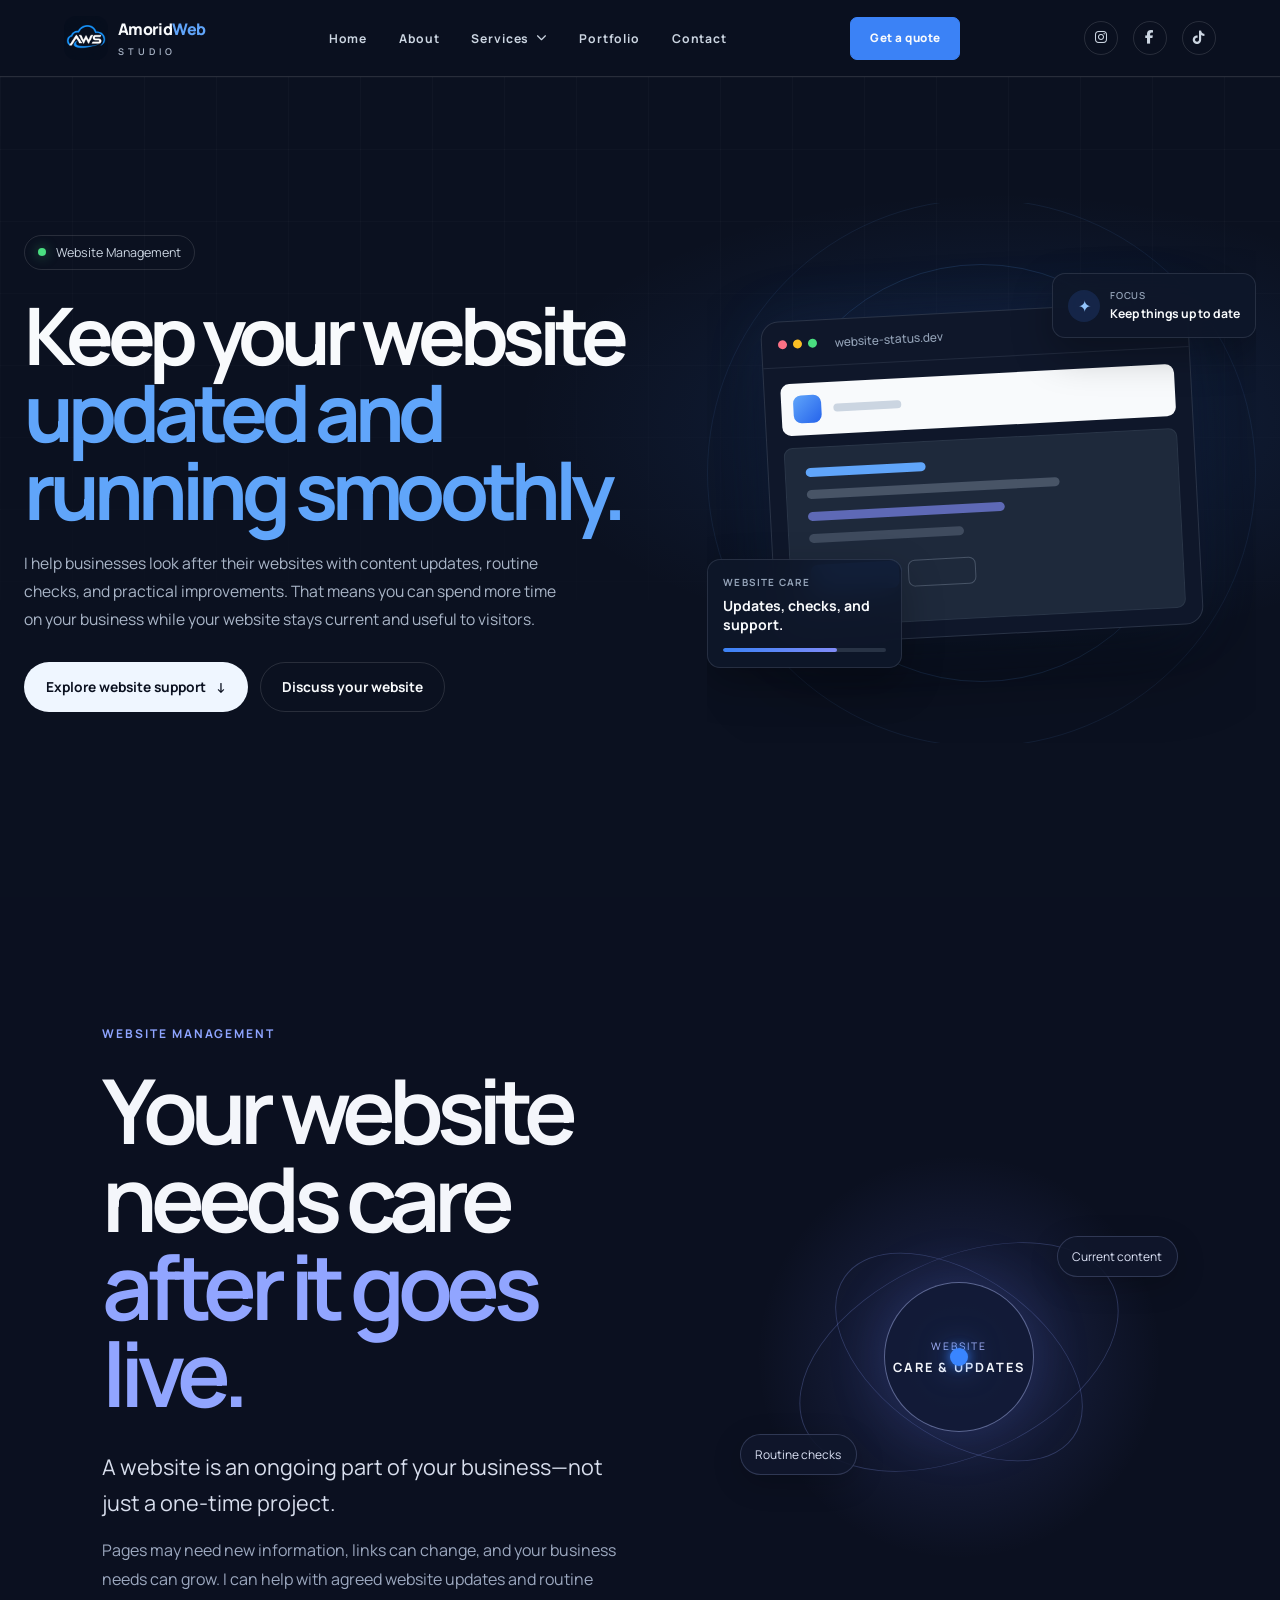
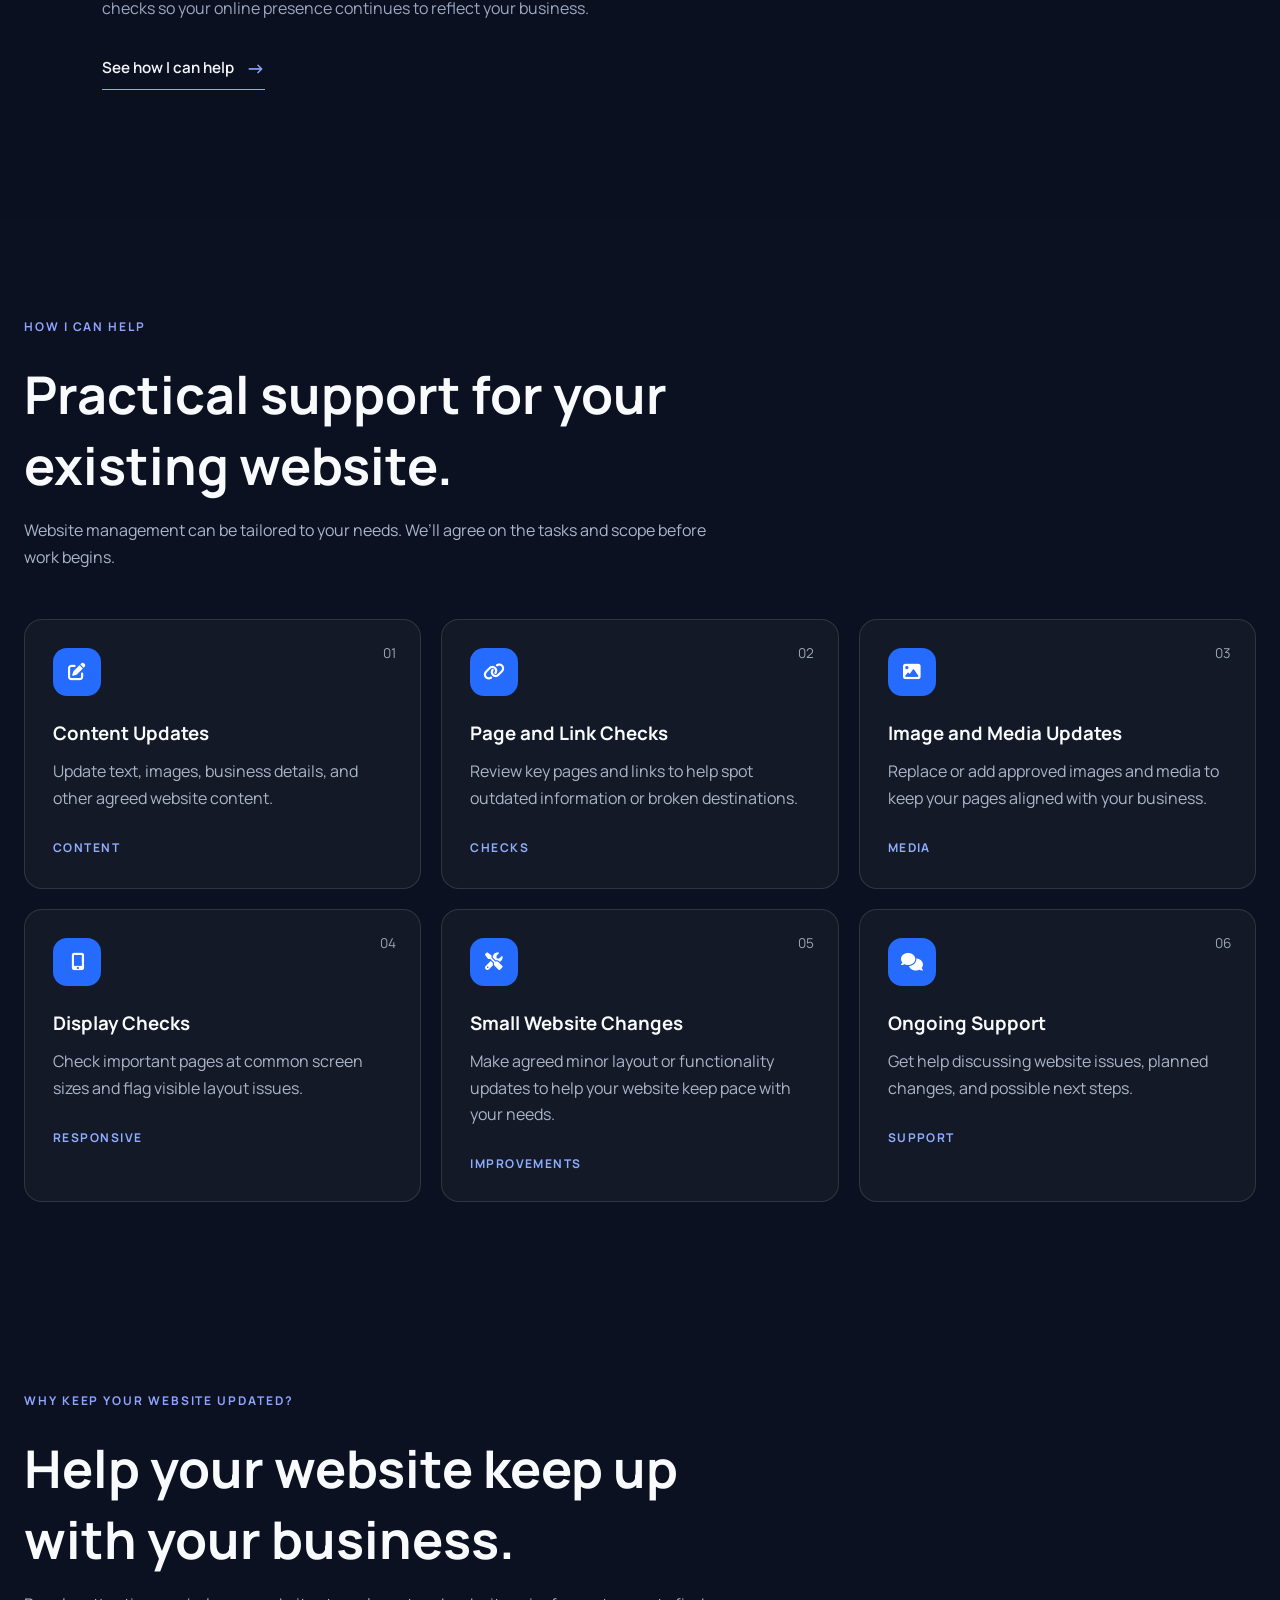
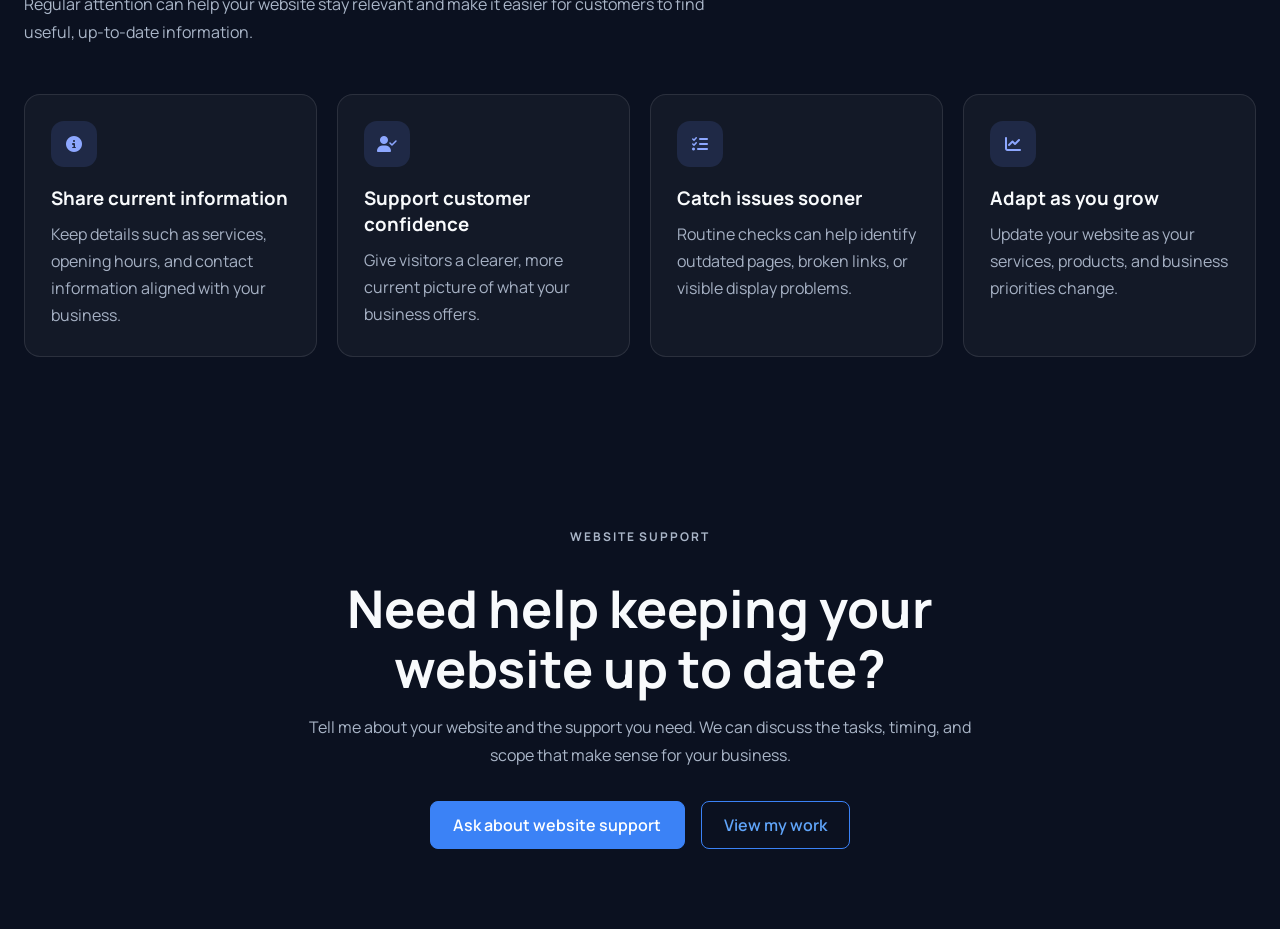
<file: website-management.html>
<!DOCTYPE html>
<html lang="en">
<head>
  <meta charset="utf-8">
  <meta name="viewport" content="width=device-width, initial-scale=1">
  <meta
    name="description"
    content="Amorid Web Studio designs and develops modern, responsive websites for businesses."
  >
  <meta name="theme-color" content="#0b1120">

  <title>Amorid Web Studio | Web Design &amp; Development</title>

  <link rel="preconnect" href="https://fonts.googleapis.com">
  <link rel="preconnect" href="https://fonts.gstatic.com" crossorigin>
  <link
    href="https://fonts.googleapis.com/css2?family=Manrope:wght@400;500;600;700;800&display=swap"
    rel="stylesheet"
  >
  <link
    rel="stylesheet"
    href="https://cdnjs.cloudflare.com/ajax/libs/font-awesome/6.7.2/css/all.min.css"
  >
  <link rel="stylesheet" href="style.css">
  <link rel="icon" href="logo.png" type="image/png">

  <script src="script.js" defer></script>
</head>

<body>
  <header class="header-site">
    <div class="header-layout">
      <a href="#home" class="logo" aria-label="Amorid Web Studio home">
        <img src="logo.png" alt="">
        <span class="logo-name">Amorid<span>Web</span><small>studio</small></span>
      </a>

      <button
        class="menu-toggle"
        type="button"
        aria-label="Open navigation menu"
        aria-expanded="false"
        aria-controls="navigation-content"
      >
        <i class="fa-solid fa-bars" aria-hidden="true"></i>
      </button>

      <nav class="navigation" id="navigation-content" aria-label="Main navigation">
        <a href="index.html" class="nav-link">Home</a>
        <a href="#about" class="nav-link">About</a>

        <div class="service-menu">
          <a
            href="#services"
            class="nav-link service-toggle"
            aria-expanded="false"
          >
            Services
            <i class="fa-solid fa-chevron-down" aria-hidden="true"></i>
          </a>

          <div class="service-dropdown">
            <a href="web-development.html">Web Development</a>
            <a href="frontend-development.html">Frontend Development</a>
            <a href="website-management.html">Website Management</a>
            <a href="web-design.html">Web Design</a>
            <a href="javascript-development.html">JavaScript Development</a>
            <a href="ui-creation.html">UI Creation</a>
            <a href="responsive-website.html">Responsive Websites</a>
            <a href="website-improvement.html">Website Improvements</a>
          </div>
        </div>

        <a href="#work" class="nav-link">Portfolio</a>
        <a href="#contact" class="nav-link">Contact</a>
      </nav>

      <a href="#contact" class="quote-button">Get a quote</a>

      <div class="social-link" aria-label="Social media">
        <a href="#" aria-label="Instagram">
          <i class="fa-brands fa-instagram" aria-hidden="true"></i>
        </a>
        <a href="#" aria-label="Facebook">
          <i class="fa-brands fa-facebook-f" aria-hidden="true"></i>
        </a>
        <a href="#" aria-label="TikTok">
          <i class="fa-brands fa-tiktok" aria-hidden="true"></i>
        </a>
      </div>
    </div>
  </header>

  <main>
  <section class="hero section" id="home">
    <div class="hero-grid container">
      <div class="hero-content">
        <div class="availability">
          <span class="status-dot" aria-hidden="true"></span>
          Website Management
        </div>

        <h1>
          Keep your website
          <span class="hero-accent">updated and running smoothly.</span>
        </h1>

        <p class="hero-description">
          I help businesses look after their websites with content updates,
          routine checks, and practical improvements. That means you can spend
          more time on your business while your website stays current and
          useful to visitors.
        </p>

        <div class="hero-actions">
          <a href="#services" class="btn btn-primary">
            Explore website support <span aria-hidden="true">↓</span>
          </a>
          <a href="#contact" class="btn btn-secondary">Discuss your website</a>
        </div>
      </div>

      <div class="hero-visual" aria-label="Illustration of a website being maintained">
        <div class="visual-orbit orbit-one" aria-hidden="true"></div>
        <div class="visual-orbit orbit-two" aria-hidden="true"></div>

        <div class="code-card">
          <div class="code-topbar">
            <div class="window-dots" aria-hidden="true">
              <span></span><span></span><span></span>
            </div>
            <span>website-status.dev</span>
          </div>

          <div class="code-body">
            <div class="bar-show" aria-hidden="true">
              <span class="blue"></span>
              <span class="ink"></span>
            </div>
            <div class="code-page" aria-hidden="true">
              <span class="line1"></span>
              <span class="line2"></span>
              <span class="line3"></span>
              <span class="line4"></span>
              <div class="line-btn">
                <span class="line-btn1"></span>
                <span class="line-btn2"></span>
              </div>
            </div>
          </div>
        </div>

        <div class="floating-card card-project">
          <span class="floating-label">Website care</span>
          <strong>Updates, checks, and support.</strong>
          <div class="mini-progress" aria-hidden="true"><span></span></div>
        </div>

        <div class="floating-card card-location">
          <span class="location-icon" aria-hidden="true">✦</span>
          <div>
            <small>Focus</small>
            <strong>Keep things up to date</strong>
          </div>
        </div>
      </div>
    </div>
  </section>

  <section class="intro-section" id="about">
    <div class="intro-content">
      <p class="intro-eyebrow">WEBSITE MANAGEMENT</p>

      <h2>
        Your website needs care<br>
        <span>after it goes live.</span>
      </h2>

      <p class="intro-lead">
        A website is an ongoing part of your business—not just a one-time
        project.
      </p>

      <p class="intro-description">
        Pages may need new information, links can change, and your business
        needs can grow. I can help with agreed website updates and routine
        checks so your online presence continues to reflect your business.
      </p>

      <a class="intro-link" href="#services">
        See how I can help <span aria-hidden="true">→</span>
      </a>
    </div>

    <div class="intro-visual" aria-hidden="true">
      <div class="visual-orbit orbit-one"></div>
      <div class="visual-orbit orbit-two"></div>

      <div class="visual-core">
        <span>WEBSITE</span>
        <strong>CARE &amp; UPDATES</strong>
      </div>

      <span class="blue-ball"></span>
      <span class="visual-tag tag-one">Current content</span>
      <span class="visual-tag tag-two">Routine checks</span>
    </div>
  </section>

  <section class="web-services section" id="services">
    <div class="container">
      <div class="web-services-heading">
        <p class="intro-eyebrow">HOW I CAN HELP</p>
        <h2>Practical support for your existing website.</h2>
        <p>
          Website management can be tailored to your needs. We’ll agree on the
          tasks and scope before work begins.
        </p>
      </div>

      <div class="web-services-grid">
        <article class="web-service-card">
          <span class="web-service-number">01</span>
          <span class="web-service-icon" aria-hidden="true">
            <i class="fa-solid fa-pen-to-square"></i>
          </span>
          <h3>Content Updates</h3>
          <p>
            Update text, images, business details, and other agreed website
            content.
          </p>
          <span class="web-service-label">CONTENT</span>
        </article>

        <article class="web-service-card">
          <span class="web-service-number">02</span>
          <span class="web-service-icon" aria-hidden="true">
            <i class="fa-solid fa-link"></i>
          </span>
          <h3>Page and Link Checks</h3>
          <p>
            Review key pages and links to help spot outdated information or
            broken destinations.
          </p>
          <span class="web-service-label">CHECKS</span>
        </article>

        <article class="web-service-card">
          <span class="web-service-number">03</span>
          <span class="web-service-icon" aria-hidden="true">
            <i class="fa-solid fa-image"></i>
          </span>
          <h3>Image and Media Updates</h3>
          <p>
            Replace or add approved images and media to keep your pages aligned
            with your business.
          </p>
          <span class="web-service-label">MEDIA</span>
        </article>

        <article class="web-service-card">
          <span class="web-service-number">04</span>
          <span class="web-service-icon" aria-hidden="true">
            <i class="fa-solid fa-mobile-screen-button"></i>
          </span>
          <h3>Display Checks</h3>
          <p>
            Check important pages at common screen sizes and flag visible
            layout issues.
          </p>
          <span class="web-service-label">RESPONSIVE</span>
        </article>

        <article class="web-service-card">
          <span class="web-service-number">05</span>
          <span class="web-service-icon" aria-hidden="true">
            <i class="fa-solid fa-screwdriver-wrench"></i>
          </span>
          <h3>Small Website Changes</h3>
          <p>
            Make agreed minor layout or functionality updates to help your
            website keep pace with your needs.
          </p>
          <span class="web-service-label">IMPROVEMENTS</span>
        </article>

        <article class="web-service-card">
          <span class="web-service-number">06</span>
          <span class="web-service-icon" aria-hidden="true">
            <i class="fa-solid fa-comments"></i>
          </span>
          <h3>Ongoing Support</h3>
          <p>
            Get help discussing website issues, planned changes, and possible
            next steps.
          </p>
          <span class="web-service-label">SUPPORT</span>
        </article>
      </div>
    </div>
  </section>

  <section class="business-section section" id="benefits">
    <div class="container">
      <div class="web-services-heading">
        <p class="intro-eyebrow">WHY KEEP YOUR WEBSITE UPDATED?</p>
        <h2>Help your website keep up with your business.</h2>
        <p>
          Regular attention can help your website stay relevant and make it
          easier for customers to find useful, up-to-date information.
        </p>
      </div>

      <div class="business-grid">
        <article class="business-card">
          <span class="business-icon" aria-hidden="true">
            <i class="fa-solid fa-circle-info"></i>
          </span>
          <h3>Share current information</h3>
          <p>
            Keep details such as services, opening hours, and contact
            information aligned with your business.
          </p>
        </article>

        <article class="business-card">
          <span class="business-icon" aria-hidden="true">
            <i class="fa-solid fa-user-check"></i>
          </span>
          <h3>Support customer confidence</h3>
          <p>
            Give visitors a clearer, more current picture of what your business
            offers.
          </p>
        </article>

        <article class="business-card">
          <span class="business-icon" aria-hidden="true">
            <i class="fa-solid fa-list-check"></i>
          </span>
          <h3>Catch issues sooner</h3>
          <p>
            Routine checks can help identify outdated pages, broken links, or
            visible display problems.
          </p>
        </article>

        <article class="business-card">
          <span class="business-icon" aria-hidden="true">
            <i class="fa-solid fa-chart-line"></i>
          </span>
          <h3>Adapt as you grow</h3>
          <p>
            Update your website as your services, products, and business
            priorities change.
          </p>
        </article>
      </div>
    </div>
  </section>

  <section class="cta-section" id="contact">
    <div class="cta-content">
      <p class="intro-eyebrow">WEBSITE SUPPORT</p>
      <h2>Need help keeping your website up to date?</h2>
      <p>
        Tell me about your website and the support you need. We can discuss the
        tasks, timing, and scope that make sense for your business.
      </p>

      <div class="cta-actions">
        <a class="cta-button cta-button-primary" href="index.html#contact">
          Ask about website support
        </a>
        <a class="cta-button cta-button-secondary" href="index.html#work">
          View my work
        </a>
      </div>
    </div>
  </section>
</main>
</body>
</html>
</file>
<file: style.css>
:root {
  --bg: #0b1120;
  --surface: #111b2e;
  --text: #f8fafc;
  --muted: #aab6c8;
  --subtle: #7f8da3;
  --blue: #60a5fa;
  --blue-strong: #3b82f6;
  --line: rgba(255, 255, 255, 0.12);
  --content-width: 1280px;
  --header-height: 76px;
  --font: "Manrope", Arial, sans-serif;
  --ease: 0.25s ease;
}

* {
  box-sizing: border-box;
}

html {
  scroll-behavior: smooth;
  scroll-padding-top: var(--header-height);
}

body {
  margin: 0;
  overflow-x: hidden;
  background: var(--bg);
  color: var(--text);
  font-family: var(--font);
}

img {
  display: block;
  max-width: 100%;
}

a {
  color: inherit;
  text-decoration: none;
}

button {
  font: inherit;
}

a:focus-visible,
button:focus-visible {
  outline: 2px solid var(--blue);
  outline-offset: 4px;
}

.container {
  width: min(calc(100% - 48px), var(--content-width));
  margin-inline: auto;
}

/* Header */
.header-site {
  position: sticky;
  top: 0;
  z-index: 1000;
  background: rgba(11, 17, 32, 0.92);
  border-bottom: 1px solid var(--line);
  backdrop-filter: blur(18px);
  -webkit-backdrop-filter: blur(18px);
}

.header-layout {
  width: 100%;
  max-width: 1600px;
  min-height: var(--header-height);
  margin: 0 auto;
  padding: 12px clamp(20px, 5vw, 72px);
  display: flex;
  align-items: center;
  justify-content: space-between;
  gap: 30px;
}

.logo {
  display: inline-flex;
  align-items: center;
  gap: 10px;
  flex-shrink: 0;
}

.logo img {
  width: 44px;
  height: 44px;
  object-fit: cover;
  border-radius: 12px;
}

.logo-name {
  color: var(--text);
  font-weight: 800;
  letter-spacing: -0.04em;
}

.logo-name > span {
  color: var(--blue);
}

.logo-name small {
  display: block;
  margin-top: 5px;
  color: var(--muted);
  font-size: 0.58rem;
  font-weight: 600;
  letter-spacing: 4px;
  text-transform: uppercase;
}

.navigation {
  display: flex;
  align-items: center;
  gap: clamp(18px, 2.5vw, 36px);
}

.nav-link {
  position: relative;
  display: inline-flex;
  align-items: center;
  gap: 7px;
  padding: 12px 0;
  color: #cbd5e1;
  font-size: 0.76rem;
  font-weight: 700;
  letter-spacing: 0.07em;
  transition: color var(--ease);
}

.nav-link::after {
  position: absolute;
  right: 0;
  bottom: 4px;
  left: 0;
  height: 2px;
  border-radius: 10px;
  background: var(--blue);
  content: "";
  transform: scaleX(0);
  transform-origin: left;
  transition: transform 0.35s ease;
}

.nav-link:hover,
.nav-link:focus-visible,
.nav-link.active {
  color: var(--text);
}

.nav-link:hover::after,
.nav-link:focus-visible::after,
.nav-link.active::after {
  transform: scaleX(1);
}

.service-menu {
  position: relative;
}

.service-toggle i {
  font-size: 0.65rem;
  transition: transform var(--ease);
}

.service-menu:hover .service-toggle i,
.service-menu:focus-within .service-toggle i,
.service-menu.open .service-toggle i {
  transform: rotate(180deg);
}

.service-dropdown {
  position: absolute;
  top: calc(100% + 8px);
  left: -20px;
  z-index: 1001;
  display: grid;
  gap: 3px;
  width: 265px;
  padding: 10px;
  border: 1px solid var(--line);
  border-radius: 12px;
  background: var(--surface);
  box-shadow: 0 20px 45px rgba(0, 0, 0, 0.35);
  opacity: 0;
  visibility: hidden;
  pointer-events: none;
  transform: translateY(10px);
  transition: opacity var(--ease), transform var(--ease), visibility var(--ease);
}

.service-menu:hover .service-dropdown,
.service-menu:focus-within .service-dropdown,
.service-menu.open .service-dropdown {
  opacity: 1;
  visibility: visible;
  pointer-events: auto;
  transform: translateY(0);
}

.service-dropdown a {
  padding: 11px 12px;
  border-radius: 7px;
  color: #cbd5e1;
  font-size: 0.82rem;
  transition: background var(--ease), color var(--ease), padding var(--ease);
}

.service-dropdown a:hover,
.service-dropdown a:focus-visible {
  padding-left: 16px;
  color: var(--text);
  background: rgba(59, 130, 246, 0.12);
}

.quote-button {
  display: inline-flex;
  min-height: 43px;
  padding: 0 19px;
  align-items: center;
  justify-content: center;
  flex-shrink: 0;
  border: 1px solid var(--blue-strong);
  border-radius: 7px;
  background: var(--blue-strong);
  color: var(--text);
  font-size: 0.73rem;
  font-weight: 800;
  letter-spacing: 0.04em;
  transition: background var(--ease), border-color var(--ease), transform var(--ease);
}

.quote-button:hover,
.quote-button:focus-visible {
  border-color: var(--blue);
  background: var(--blue);
  transform: translateY(-2px);
}

.social-link {
  display: flex;
  align-items: center;
  gap: 15px;
}

.social-link a {
  display: grid;
  width: 34px;
  height: 34px;
  place-items: center;
  border: 1px solid var(--line);
  border-radius: 50%;
  color: #cbd5e1;
  font-size: 0.85rem;
  transition: color var(--ease), background var(--ease), border-color var(--ease), transform var(--ease);
}

.social-link a:hover {
  border-color: var(--blue);
  background: rgba(59, 130, 246, 0.15);
  color: var(--text);
  transform: translateY(-2px);
}

.menu-toggle {
  display: none;
  padding: 8px;
  border: 0;
  background: transparent;
  color: var(--text);
  font-size: 1.4rem;
  cursor: pointer;
}

/* Hero */
.hero {
  position: relative;
  isolation: isolate;
  display: flex;
  min-height: min(820px, calc(100svh - var(--header-height)));
  align-items: center;
  padding: 72px 0 100px;
  overflow: hidden;
  background:
    radial-gradient(ellipse at 78% 42%, rgba(59, 130, 246, 0.14), transparent 34%),
    var(--bg);
}

.hero::before {
  position: absolute;
  z-index: -1;
  inset: 0;
  background-image:
    linear-gradient(rgba(255, 255, 255, 0.025) 1px, transparent 1px),
    linear-gradient(90deg, rgba(255, 255, 255, 0.025) 1px, transparent 1px);
  background-size: 72px 72px;
  content: "";
  mask-image: linear-gradient(to bottom, #000, transparent 85%);
}

.hero-grid {
  display: grid;
  grid-template-columns: minmax(0, 1.05fr) minmax(340px, 0.95fr);
  align-items: center;
  gap: clamp(40px, 6vw, 80px);
}

.hero-content {
  max-width: 680px;
}

.availability {
  display: inline-flex;
  align-items: center;
  gap: 10px;
  margin-bottom: 26px;
  padding: 8px 13px;
  border: 1px solid var(--line);
  border-radius: 999px;
  color: #cbd5e1;
  font-size: 0.78rem;
}

.status-dot {
  width: 8px;
  height: 8px;
  border-radius: 50%;
  background: #4ade80;
  box-shadow: 0 0 12px rgba(74, 222, 128, 0.5);
}

.hero h1 {
  margin: 0;
  font-size: clamp(3.2rem, 6.2vw, 6.4rem);
  line-height: 0.98;
  letter-spacing: -0.075em;
  text-wrap: balance;
}

.hero-accent {
  color: var(--blue);
}

.typewriter-wrapper {
  min-height: 28px;
  margin-top: 22px;
  color: var(--muted);
  font-size: 1rem;
}

.typewriter {
  color: var(--text);
  font-weight: 700;
}

.cursor {
  color: var(--blue);
  animation: blink 0.9s steps(2, start) infinite;
}

@keyframes blink {
  to {
    visibility: hidden;
  }
}

.hero-description {
  max-width: 540px;
  margin-top: 20px;
  color: var(--muted);
  font-size: 0.98rem;
  line-height: 1.8;
}

.hero-actions {
  display: flex;
  flex-wrap: wrap;
  gap: 12px;
  margin-top: 28px;
}

.btn {
  display: inline-flex;
  min-height: 50px;
  padding: 0 21px;
  align-items: center;
  justify-content: center;
  gap: 10px;
  border: 1px solid transparent;
  border-radius: 999px;
  font-size: 0.86rem;
  font-weight: 700;
  transition: transform var(--ease), background var(--ease), border-color var(--ease);
}

.btn:hover {
  transform: translateY(-2px);
}

.btn-primary {
  background: #eff6ff;
  color: var(--bg);
}

.btn-primary:hover {
  background: var(--blue);
}

.btn-secondary {
  border-color: var(--line);
  color: var(--text);
}

.btn-secondary:hover {
  border-color: var(--blue);
  background: rgba(59, 130, 246, 0.1);
}

.hero-meta {
  display: flex;
  max-width: 540px;
  flex-wrap: wrap;
  gap: 28px;
  margin-top: 42px;
  padding-top: 20px;
  border-top: 1px solid var(--line);
}

.hero-meta div {
  display: flex;
  flex-direction: column;
  gap: 4px;
}

.hero-meta strong {
  color: #dbeafe;
  font-size: 1rem;
}

.hero-meta span {
  color: var(--subtle);
  font-size: 0.72rem;
}

/* Hero illustration */
.hero-visual {
  position: relative;
  isolation: isolate;
  display: grid;
  min-height: 540px;
  place-items: center;
  overflow: hidden;
}

.visual-orbit {
  position: absolute;
  z-index: -1;
  aspect-ratio: 1;
  border: 1px solid rgba(96, 165, 250, 0.15);
  border-radius: 50%;
  pointer-events: none;
}

.hero-visual .orbit-one {
  width: min(76%, 440px);
}

.hero-visual .orbit-two {
  width: min(100%, 600px);
  border-color: rgba(96, 165, 250, 0.09);
}

.code-card {
  position: relative;
  z-index: 1;
  width: min(460px, 78%);
  overflow: hidden;
  border: 1px solid rgba(148, 163, 184, 0.2);
  border-radius: 18px;
  background: #0f172a;
  box-shadow: 0 30px 80px rgba(0, 0, 0, 0.4), 0 0 60px rgba(59, 130, 246, 0.12);
  transform: rotate(-3deg);
  transition: transform 0.35s ease;
}

.hero-visual:hover .code-card {
  transform: rotate(0) translateY(-4px);
}

.code-topbar {
  display: flex;
  min-height: 46px;
  padding: 0 16px;
  align-items: center;
  gap: 18px;
  border-bottom: 1px solid rgba(148, 163, 184, 0.14);
  color: #94a3b8;
  font-size: 0.75rem;
  font-weight: 500;
}

.window-dots {
  display: flex;
  gap: 6px;
}

.window-dots span {
  width: 9px;
  height: 9px;
  border-radius: 50%;
  background: #64748b;
}

.window-dots span:nth-child(1) {
  background: #fb7185;
}

.window-dots span:nth-child(2) {
  background: #fbbf24;
}

.window-dots span:nth-child(3) {
  background: #4ade80;
}

.code-body {
  padding: 16px;
}

.bar-show {
  display: flex;
  min-height: 52px;
  padding: 10px 12px;
  align-items: center;
  gap: 12px;
  border-radius: 9px;
  background: #f8fafc;
}

.blue {
  width: 28px;
  height: 28px;
  flex: 0 0 28px;
  border-radius: 8px;
  background: linear-gradient(135deg, #60a5fa, #2563eb);
}

.ink {
  width: 68px;
  height: 8px;
  border-radius: 99px;
  background: #cbd5e1;
}

.code-page {
  min-height: 180px;
  margin-top: 12px;
  padding: 20px;
  border: 1px solid rgba(148, 163, 184, 0.1);
  border-radius: 9px;
  background: #1e293b;
}

.code-page > span {
  display: block;
  height: 9px;
  margin-bottom: 13px;
  border-radius: 99px;
}

.line1 {
  width: 34%;
  background: #60a5fa;
}

.line2 {
  width: 72%;
  background: rgba(148, 163, 184, 0.35);
}

.line3 {
  width: 56%;
  background: rgba(129, 140, 248, 0.65);
}

.line4 {
  width: 44%;
  background: rgba(148, 163, 184, 0.28);
}

.line-btn {
  display: flex;
  gap: 9px;
  margin-top: 22px;
}

.line-btn1,
.line-btn2 {
  display: block;
  height: 27px;
  border-radius: 7px;
}

.line-btn1 {
  width: 88px;
  background: #3b82f6;
}

.line-btn2 {
  width: 68px;
  border: 1px solid rgba(148, 163, 184, 0.35);
}

.floating-card {
  position: absolute;
  z-index: 2;
  padding: 15px;
  border: 1px solid rgba(148, 163, 184, 0.18);
  border-radius: 13px;
  background: rgba(15, 23, 42, 0.92);
  color: #f8fafc;
  box-shadow: 0 16px 40px rgba(0, 0, 0, 0.28);
  backdrop-filter: blur(14px);
  -webkit-backdrop-filter: blur(14px);
}

.card-project {
  bottom: 75px;
  left: 0;
  width: 195px;
}

.floating-label {
  display: block;
  margin-bottom: 7px;
  color: #94a3b8;
  font-size: 0.62rem;
  font-weight: 700;
  letter-spacing: 0.12em;
  text-transform: uppercase;
}

.card-project strong {
  display: block;
  font-size: 0.88rem;
}

.mini-progress {
  height: 4px;
  margin-top: 14px;
  overflow: hidden;
  border-radius: 99px;
  background: rgba(148, 163, 184, 0.2);
}

.mini-progress span {
  display: block;
  width: 70%;
  height: 100%;
  border-radius: inherit;
  background: linear-gradient(90deg, #3b82f6, #818cf8);
}

.card-location {
  top: 70px;
  right: 0;
  display: flex;
  align-items: center;
  gap: 10px;
}

.location-icon {
  display: grid;
  width: 32px;
  height: 32px;
  place-items: center;
  border-radius: 50%;
  background: rgba(59, 130, 246, 0.15);
  color: #93c5fd;
}

.card-location div {
  display: flex;
  flex-direction: column;
  gap: 3px;
}

.card-location small {
  color: #94a3b8;
  font-size: 0.6rem;
  font-weight: 600;
  letter-spacing: 0.08em;
  text-transform: uppercase;
}

.card-location strong {
  font-size: 0.76rem;
}

/* Scroll prompt at the bottom of the hero */
.scroll-indicator {
  position: absolute;
  bottom: 26px;
  left: 50%;
  display: inline-flex;
  flex-direction: column;
  align-items: center;
  gap: 10px;
  color: #94a3b8;
  font-size: 0.7rem;
  font-weight: 600;
  letter-spacing: 0.12em;
  text-transform: uppercase;
  transform: translateX(-50%);
  transition: color var(--ease);
}

.scroll-indicator:hover,
.scroll-indicator:focus-visible {
  color: var(--blue);
}

.scroll-arrow {
  position: relative;
  display: block;
  width: 14px;
  height: 23px;
  animation: arrow-bob 1.5s ease-in-out infinite;
}

.scroll-arrow::before {
  position: absolute;
  top: 0;
  left: 6px;
  width: 2px;
  height: 15px;
  border-radius: 2px;
  background: currentColor;
  content: "";
}

.scroll-arrow::after {
  position: absolute;
  bottom: 2px;
  left: 2px;
  width: 8px;
  height: 8px;
  border-right: 2px solid currentColor;
  border-bottom: 2px solid currentColor;
  content: "";
  transform: rotate(45deg);
}

@keyframes arrow-bob {
  0%,
  100% {
    transform: translateY(0);
  }

  50% {
    transform: translateY(5px);
  }
}

/* Marquee */
.marquee-section {
  overflow: hidden;
  border-block: 1px solid rgba(255, 255, 255, 0.1);
  background: #0d1525;
}

.marquee {
  padding: 20px 0;
  overflow: hidden;
}

.marquee-track {
  display: flex;
  width: max-content;
  align-items: center;
  gap: 30px;
  animation: marquee-scroll 28s linear infinite;
}

.marquee-track span {
  color: var(--muted);
  font-size: 0.72rem;
  font-weight: 700;
  letter-spacing: 0.12em;
  text-transform: uppercase;
  white-space: nowrap;
}

.marquee-track i {
  color: var(--blue);
  font-size: 0.8rem;
  font-style: normal;
}

@keyframes marquee-scroll {
  to {
    transform: translateX(-50%);
  }
}

/* About intro */
.intro-section {
  position: relative;
  display: grid;
  grid-template-columns: minmax(0, 1.1fr) minmax(280px, 0.9fr);
  align-items: center;
  gap: clamp(3rem, 8vw, 8rem);
  padding: clamp(5rem, 10vw, 9rem) clamp(1.5rem, 8vw, 8rem);
  overflow: hidden;
  background: #0b1020;
  color: #f4f6fb;
  opacity: 0;
  transform: translateY(48px);
  transition: opacity 800ms ease, transform 800ms cubic-bezier(0.22, 1, 0.36, 1);
}

.intro-section.is-visible {
  opacity: 1;
  transform: translateY(0);
}

.intro-content {
  max-width: 650px;
}

.intro-eyebrow {
  margin: 0 0 1.5rem;
  color: #8ea4ff;
  font-size: 0.75rem;
  font-weight: 700;
  letter-spacing: 0.16em;
  text-transform: uppercase;
}

.intro-content h2 {
  margin: 0;
  font-size: clamp(3.25rem, 7vw, 6.5rem);
  font-weight: 650;
  letter-spacing: -0.075em;
  line-height: 0.98;
}

.intro-content h2 span {
  color: #91a5ff;
}

.intro-lead {
  max-width: 590px;
  margin: 2rem 0 1rem;
  color: #d8deed;
  font-size: clamp(1.1rem, 1.7vw, 1.35rem);
  line-height: 1.65;
}

.intro-description {
  max-width: 560px;
  margin: 0;
  color: #9ca8bf;
  font-size: 1rem;
  line-height: 1.8;
}

.intro-link {
  display: inline-flex;
  align-items: center;
  gap: 0.75rem;
  margin-top: 2rem;
  padding-bottom: 0.5rem;
  border-bottom: 1px solid #91a5ff;
  color: #f4f6fb;
  font-size: 0.95rem;
  font-weight: 600;
  transition: color 180ms ease, gap 180ms ease;
}

.intro-link span {
  color: #91a5ff;
  font-size: 1.2rem;
}

.intro-link:hover {
  gap: 1rem;
  color: #91a5ff;
}

.intro-visual {
  --orbit-size: 190px;
  position: relative;
  display: grid;
  min-height: 380px;
  place-items: center;
  isolation: isolate;
}

.intro-visual::before {
  position: absolute;
  z-index: -1;
  width: min(75vw, 420px);
  aspect-ratio: 1;
  border-radius: 50%;
  background: radial-gradient(circle, rgba(105, 127, 255, 0.2), transparent 68%);
  content: "";
}

.intro-visual .visual-orbit {
  width: min(70vw, 340px);
  border-color: rgba(145, 165, 255, 0.25);
  transform: rotate(-25deg) scaleY(0.58);
}

.intro-visual .orbit-two {
  width: min(58vw, 280px);
  transform: rotate(35deg) scaleY(0.58);
}

.visual-core {
  position: relative;
  z-index: 1;
  display: flex;
  width: 150px;
  height: 150px;
  flex-direction: column;
  align-items: center;
  justify-content: center;
  border: 1px solid rgba(180, 193, 255, 0.45);
  border-radius: 50%;
  background: rgba(18, 27, 55, 0.85);
  box-shadow: 0 0 60px rgba(105, 127, 255, 0.18);
  letter-spacing: 0.12em;
}

.visual-core span {
  color: #aab7ff;
  font-size: 0.65rem;
}

.visual-core strong {
  margin-top: 0.35rem;
  font-size: 0.8rem;
}

.blue-ball {
  position: absolute;
  z-index: 2;
  top: 50%;
  left: 50%;
  width: 18px;
  height: 18px;
  margin: -9px;
  border-radius: 50%;
  background: #3985ff;
  box-shadow: 0 0 12px rgba(57, 133, 255, 0.9), 0 0 30px rgba(57, 133, 255, 0.65);
  animation: orbit-business 5s linear infinite;
  pointer-events: none;
}

@keyframes orbit-business {
  from {
    transform: rotate(0deg) translateX(var(--orbit-size)) rotate(0deg);
  }

  to {
    transform: rotate(360deg) translateX(var(--orbit-size)) rotate(-360deg);
  }
}

.visual-tag {
  position: absolute;
  padding: 0.7rem 0.9rem;
  border: 1px solid rgba(180, 193, 255, 0.2);
  border-radius: 999px;
  background: rgba(16, 23, 44, 0.9);
  color: #dce2f5;
  font-size: 0.75rem;
  box-shadow: 0 8px 30px rgba(0, 0, 0, 0.2);
}

.tag-one {
  top: 18%;
  right: 0;
}

.tag-two {
  bottom: 19%;
  left: 0;
}

/* Services overview */
.services-layout {
  display: grid;
  grid-template-columns: 0.9fr 1.1fr;
  align-items: center;
  gap: clamp(2rem, 6vw, 5rem);
  padding-block: 80px;
}

.services-image {
  min-height: 520px;
  overflow: hidden;
  border-radius: 24px;
  background: #172033;
}

.services-image img {
  width: 100%;
  height: 100%;
  min-height: 520px;
  object-fit: cover;
}

.services-content h2 {
  max-width: 650px;
  margin: 0 0 1.25rem;
  font-size: clamp(2rem, 4vw, 3rem);
  line-height: 1.15;
}

.services-description {
  max-width: 650px;
  color: var(--muted);
  line-height: 1.8;
}

.services-features {
  display: grid;
  grid-template-columns: repeat(2, minmax(0, 1fr));
  gap: 1.5rem;
  margin: 2rem 0;
}

.service-feature {
  display: flex;
  align-items: flex-start;
  gap: 0.9rem;
}

.feature-icon {
  display: grid;
  width: 42px;
  height: 42px;
  flex: 0 0 42px;
  place-items: center;
  border-radius: 12px;
  background: #246bfe;
  color: #fff;
  font-size: 1.2rem;
}

.service-feature h3 {
  margin: 0 0 0.4rem;
  font-size: 1rem;
}

.service-feature p {
  margin: 0;
  color: var(--muted);
  line-height: 1.6;
}

/* Skills */
.web-services {
  padding-block: 100px;
}

.web-services-heading {
  max-width: 700px;
  margin-bottom: 3rem;
}

.web-services-heading h2 {
  margin: 0 0 1rem;
  font-size: clamp(2rem, 5vw, 3.25rem);
}

.web-services-heading > p:last-child {
  color: var(--muted);
  line-height: 1.7;
}

.web-services-grid {
  display: grid;
  grid-template-columns: repeat(3, minmax(0, 1fr));
  gap: 1.25rem;
}

.web-service-card {
  position: relative;
  min-height: 270px;
  padding: 1.75rem;
  border: 1px solid var(--line);
  border-radius: 18px;
  background: rgba(255, 255, 255, 0.035);
  transition: transform 0.3s ease, box-shadow 0.3s ease;
}

.web-service-card:hover,
.web-service-card:focus-within {
  transform: translateY(-8px);
  box-shadow: 0 14px 32px rgba(0, 0, 0, 0.18);
}

.web-service-number {
  position: absolute;
  top: 1.5rem;
  right: 1.5rem;
  color: #9aa5b5;
  font-size: 0.85rem;
}

.web-service-icon {
  display: grid;
  width: 48px;
  height: 48px;
  margin-bottom: 1.5rem;
  place-items: center;
  border-radius: 14px;
  background: #246bfe;
  color: #fff;
  font-size: 1.1rem;
  font-weight: 700;
  transition: transform 0.5s ease;
}

.web-service-card:hover .web-service-icon,
.web-service-card:focus-within .web-service-icon {
  transform: rotate(360deg);
}

.web-service-card h3 {
  margin: 0 0 0.75rem;
}

.web-service-card p {
  margin: 0 0 1.5rem;
  color: var(--muted);
  line-height: 1.65;
}

.web-service-label {
  color: #8faeff;
  font-size: 0.75rem;
  font-weight: 700;
  letter-spacing: 0.12em;
}

/* Process */
.process-section,
.work-section,
.why-section,
.faq-section {
  padding: 6rem 1.5rem;
  background: rgba(255, 255, 255, 0.045);
}

.process-container {
  width: min(1200px, 100%);
  margin-inline: auto;
}

.process-heading,
.work-heading,
.why-heading {
  max-width: 760px;
  margin-bottom: 3rem;
}

.process-eyebrow,
.work-eyebrow,
.why-eyebrow,
.faq-eyebrow {
  margin: 0 0 0.75rem;
  color: var(--blue-strong);
  font-size: 0.8rem;
  font-weight: 700;
  letter-spacing: 0.14em;
}

.process-heading h2,
.work-heading h2,
.why-heading h2,
.faq-heading h2 {
  margin: 0 0 1rem;
  font-size: clamp(2rem, 5vw, 3.25rem);
  line-height: 1.15;
}

.process-heading h2 span,
.why-heading h2 span {
  color: var(--blue-strong);
}

.process-intro,
.work-heading > p:last-child,
.why-heading > p:last-child {
  margin: 0;
  color: var(--muted);
  line-height: 1.7;
}

.process-grid {
  display: grid;
  grid-template-columns: repeat(3, minmax(0, 1fr));
  gap: 1rem;
}

.process-card {
  padding: 1.5rem;
  border: 1px solid var(--line);
  border-radius: 16px;
  background: rgba(255, 255, 255, 0.035);
}

.process-number {
  display: block;
  margin-bottom: 1.25rem;
  color: var(--blue-strong);
  font-size: 1.15rem;
  font-weight: 700;
}

.process-card h3 {
  margin: 0 0 0.65rem;
}

.process-card p {
  margin: 0;
  color: var(--muted);
  line-height: 1.65;
}

/* Portfolio */
.work-section {
  overflow: hidden;
}

.work-container {
  width: min(1200px, 100%);
  margin: 0 auto;
}

.work-heading {
  margin-bottom: 2rem;
}

.work-filters {
  display: flex;
  flex-wrap: wrap;
  gap: 0.65rem;
  margin-bottom: 2rem;
}

.work-filter {
  padding: 0.65rem 1rem;
  border: 1px solid rgba(255, 255, 255, 0.15);
  border-radius: 999px;
  background: transparent;
  color: inherit;
  cursor: pointer;
  transition: background 0.2s ease, border-color 0.2s ease, color 0.2s ease;
}

.work-filter:hover,
.work-filter.active {
  border-color: var(--blue-strong);
  background: var(--blue-strong);
  color: #fff;
}

.work-carousel {
  overflow: hidden;
}

.work-track {
  display: flex;
  width: max-content;
  gap: 1.25rem;
  animation: work-scroll 42s linear infinite;
}

.work-carousel:hover .work-track,
.work-carousel:focus-within .work-track {
  animation-play-state: paused;
}

.work-track.is-filtered {
  width: 100%;
  flex-wrap: wrap;
  animation: none;
}

.work-card {
  flex: 0 0 360px;
  min-width: 260px;
  overflow: hidden;
  border: 1px solid var(--line);
  border-radius: 16px;
  background: rgba(255, 255, 255, 0.04);
  transition: transform 0.25s ease;
}

.work-card[hidden] {
  display: none;
}

.work-card:hover {
  transform: translateY(-6px);
}

.work-card img {
  width: 100%;
  aspect-ratio: 16 / 10;
  object-fit: cover;
}

.work-card-content {
  padding: 1.25rem;
}

.work-category {
  color: var(--blue);
  font-size: 0.78rem;
  font-weight: 700;
}

.work-card h3 {
  margin: 0.55rem 0;
  font-size: 1.2rem;
}

.work-card p {
  min-height: 3.2em;
  margin: 0 0 1rem;
  color: var(--muted);
  line-height: 1.6;
}

.work-link {
  color: var(--blue);
  font-weight: 700;
}

.work-link span {
  display: inline-block;
  transition: transform 0.2s ease;
}

.work-link:hover span {
  transform: translate(3px, -3px);
}

@keyframes work-scroll {
  to {
    transform: translateX(-50%);
  }
}

/* Why choose us */
.why-container {
  width: min(1100px, 100%);
  margin-inline: auto;
}

.why-heading {
  margin-bottom: 3rem;
}

.why-grid {
  display: grid;
  grid-template-columns: repeat(3, minmax(0, 1fr));
  gap: 1rem;
}

.why-card {
  padding: 1.5rem;
  border: 1px solid var(--line);
  border-radius: 16px;
  background: rgba(255, 255, 255, 0.035);
  transition: transform 0.25s ease, border-color 0.25s ease;
}

.why-card:hover {
  border-color: rgba(59, 130, 246, 0.55);
  transform: translateY(-5px);
}

.why-icon {
  display: inline-grid;
  width: 2.75rem;
  height: 2.75rem;
  margin-bottom: 1.25rem;
  place-items: center;
  border-radius: 12px;
  background: rgba(59, 130, 246, 0.12);
  color: var(--blue-strong);
  font-size: 1.4rem;
}

.why-card h3 {
  margin: 0 0 0.65rem;
  font-size: 1.1rem;
}

.why-card p {
  margin: 0;
  color: var(--muted);
  line-height: 1.65;
}

/* FAQ */
.faq-container {
  width: min(900px, 100%);
  margin-inline: auto;
}

.faq-heading {
  margin-bottom: 2.5rem;
}

.faq-heading > p:last-child {
  margin: 0;
  color: var(--muted);
  line-height: 1.7;
}

.faq-heading a {
  color: var(--blue);
}

.faq-heading a:hover {
  text-decoration: underline;
}

.faq-list {
  display: grid;
  gap: 0.75rem;
}

.faq-item {
  padding: 0 1.25rem;
  border: 1px solid var(--line);
  border-radius: 12px;
  background: rgba(255, 255, 255, 0.035);
}

.faq-item summary {
  position: relative;
  padding: 1.2rem 2.25rem 1.2rem 0;
  font-weight: 600;
  line-height: 1.5;
  list-style: none;
  cursor: pointer;
}

.faq-item summary::-webkit-details-marker {
  display: none;
}

.faq-item summary::after {
  position: absolute;
  top: 50%;
  right: 0;
  color: var(--blue-strong);
  content: "+";
  font-size: 1.5rem;
  font-weight: 400;
  transform: translateY(-50%);
}

.faq-item[open] summary::after {
  content: "−";
}

.faq-item p {
  margin: 0;
  padding: 0 2rem 1.2rem 0;
  color: var(--muted);
  line-height: 1.7;
}

.faq-item[open] {
  border-color: rgba(59, 130, 246, 0.45);
}

/* CTA */
.cta-section {
  padding: 5rem 1.5rem;
  text-align: center;
}

.cta-content {
  max-width: 760px;
  margin: 0 auto;
}

.cta-content h2 {
  margin: 0 0 1rem;
  font-size: clamp(2rem, 5vw, 3.25rem);
  line-height: 1.15;
}

.cta-content p {
  max-width: 680px;
  margin: 0 auto 2rem;
  color: var(--muted);
  line-height: 1.7;
}

.cta-actions {
  display: flex;
  flex-wrap: wrap;
  align-items: center;
  justify-content: center;
  gap: 1rem;
}

.cta-button {
  display: inline-flex;
  min-height: 48px;
  padding: 0.75rem 1.4rem;
  align-items: center;
  justify-content: center;
  border: 1px solid var(--blue-strong);
  border-radius: 8px;
  font-weight: 600;
  transition: background 0.2s ease, color 0.2s ease;
}

.cta-button-primary {
  background: var(--blue-strong);
  color: #fff;
}

.cta-button-primary:hover {
  background: #2563eb;
}

.cta-button-secondary {
  color: var(--blue);
}

.cta-button-secondary:hover {
  background: var(--blue-strong);
  color: #fff;
}

/* Contact */
.contact-section {
  padding: 6rem 1.5rem;
  background: #f1f3f5;
  color: #172033;
}

.contact-container {
  width: min(1120px, 100%);
  margin: 0 auto;
}

.contact-heading {
  max-width: 700px;
  margin-bottom: 2.5rem;
}

.contact-eyebrow {
  margin: 0 0 0.75rem;
  color: #2563eb;
  font-size: 0.8rem;
  font-weight: 700;
  letter-spacing: 0.14em;
}

.contact-heading h2 {
  margin: 0 0 0.8rem;
  font-size: clamp(2rem, 5vw, 3rem);
}

.contact-heading > p:last-child,
.form-intro {
  color: #64748b;
  line-height: 1.7;
}

.contact-grid {
  display: grid;
  grid-template-columns: 0.8fr 1.2fr;
  align-items: start;
  gap: 2rem;
}

.contact-info,
.contact-form-wrap {
  padding: 1.75rem;
  border: 1px solid #e8e5df;
  border-radius: 16px;
  background: #faf9f6;
}

.contact-info {
  display: grid;
  gap: 1.5rem;
  background: #e8f1fb;
  color: #17324d;
}

.contact-card {
  display: flex;
  align-items: center;
  gap: 16px;
  padding: 18px;
  border-radius: 12px;
  background: #fff;
}

.contact-icon {
  display: grid;
  width: 44px;
  height: 44px;
  flex: 0 0 44px;
  place-items: center;
  border-radius: 50%;
  background: #e8f1fb;
  color: #1877d2;
  font-size: 18px;
}

.contact-card h3,
.contact-form-wrap h3 {
  margin: 0 0 0.6rem;
  font-size: 1rem;
}

.contact-card p,
.contact-card address {
  margin: 0;
  color: #64748b;
  font-style: normal;
  line-height: 1.7;
}

.contact-card a,
.contact-links a {
  color: #2563eb;
}

.contact-links {
  display: flex;
  flex-direction: column;
  align-items: flex-start;
  gap: 0.5rem;
}

.form-intro {
  margin: 0 0 1.5rem;
}

.form-row {
  display: grid;
  grid-template-columns: 1fr 1fr;
  gap: 1rem;
}

.form-field {
  display: grid;
  gap: 0.45rem;
  margin-bottom: 1rem;
}

.form-field label {
  font-size: 0.9rem;
  font-weight: 600;
}

.form-field label span {
  color: #dc2626;
}

.form-field label small {
  color: #64748b;
  font-weight: 400;
}

.form-field input,
.form-field select,
.form-field textarea {
  width: 100%;
  padding: 0.8rem 0.9rem;
  border: 1px solid #cbd5e1;
  border-radius: 8px;
  background: #fff;
  color: #172033;
  font: inherit;
}

.form-field textarea {
  resize: vertical;
}

.form-field input:focus,
.form-field select:focus,
.form-field textarea:focus {
  outline: 3px solid rgba(37, 99, 235, 0.15);
  border-color: #2563eb;
}

.contact-submit {
  width: 100%;
  padding: 0.9rem 1.2rem;
  border: 0;
  border-radius: 8px;
  background: #2563eb;
  color: #fff;
  font: inherit;
  font-weight: 700;
  cursor: pointer;
}

.contact-submit:hover {
  background: #1d4ed8;
}

.form-privacy,
.form-status {
  color: #64748b;
  font-size: 0.85rem;
  line-height: 1.6;
}

.form-privacy a {
  color: #2563eb;
}

.form-status {
  margin-bottom: 0;
}

/* Footer */
.site-footer {
  --footer-bg: #101827;
  --footer-panel: #151f30;
  --footer-text: #aeb8c8;
  --footer-heading: #fff;
  --footer-accent: #4f8cff;
  background: var(--footer-bg);
  color: var(--footer-text);
  font: 400 15px/1.7 system-ui, sans-serif;
}

.footer-main,
.footer-bottom {
  width: min(1200px, calc(100% - 40px));
  margin-inline: auto;
}

.footer-main {
  padding: 60px 0 36px;
}

.footer-grid {
  display: grid;
  grid-template-columns: 1.5fr 1fr 0.8fr 1.2fr;
  gap: 38px;
}

.footer-logo {
  display: flex;
  gap: 12px;
  margin-bottom: 10px;
  color: var(--footer-heading);
  font-size: 23px;
  font-weight: 750;
}

.footer-logo img {
  width: 50px;
  height: 50px;
  border-radius: 13px;
}

.footer-tagline {
  color: var(--footer-heading);
  font-weight: 600;
}

.footer-column h2,
.newsletter h2 {
  margin: 0 0 14px;
  color: var(--footer-heading);
  font-size: 17px;
}

.footer-column ul {
  margin: 0;
  padding: 0;
  list-style: none;
}

.footer-column li + li {
  margin-top: 7px;
}

.site-footer a {
  color: inherit;
  transition: color 0.2s ease;
}

.site-footer a:hover {
  color: var(--footer-accent);
}

.footer-contact address {
  margin-bottom: 8px;
  font-style: normal;
}

.footer-phone {
  display: inline-block;
}

.social-links {
  display: flex;
  gap: 10px;
  margin-top: 20px;
}

.social-links a {
  display: inline-flex;
  width: 38px;
  height: 38px;
  align-items: center;
  justify-content: center;
  border: 1px solid #344054;
  border-radius: 50%;
  color: var(--footer-heading);
}

.social-links a:hover {
  border-color: var(--footer-accent);
  background: var(--footer-accent);
  color: #fff;
}

.footer-map {
  height: 170px;
  margin-top: 16px;
  overflow: hidden;
  border: 1px solid #344054;
  border-radius: 10px;
}

.footer-map iframe {
  display: block;
  width: 100%;
  height: 100%;
  border: 0;
}

.newsletter {
  display: grid;
  grid-template-columns: 1fr minmax(300px, 0.9fr);
  align-items: center;
  gap: 8px 32px;
  margin-top: 44px;
  padding: 26px;
  border: 1px solid #293549;
  border-radius: 12px;
  background: var(--footer-panel);
}

.newsletter h2 {
  margin-bottom: 6px;
}

.newsletter p {
  margin: 0;
}

.newsletter-form {
  display: flex;
  gap: 10px;
}

.newsletter-form input {
  min-width: 0;
  flex: 1;
  padding: 12px 14px;
  border: 1px solid #3a4658;
  border-radius: 6px;
  outline: none;
  background: var(--footer-bg);
  color: #fff;
  font: inherit;
}

.newsletter-form input:focus {
  border-color: var(--footer-accent);
}

.newsletter-form button {
  padding: 12px 18px;
  border: 0;
  border-radius: 6px;
  background: var(--footer-accent);
  color: #fff;
  font: inherit;
  font-weight: 650;
  cursor: pointer;
}

.subscribe-success {
  grid-column: 2;
  color: #8ee0b0;
  font-size: 14px;
}

.footer-bottom {
  display: flex;
  justify-content: space-between;
  gap: 16px;
  padding: 20px 0;
  border-top: 1px solid #293549;
  font-size: 13px;
}

.footer-bottom p {
  margin: 0;
}

.legal-links {
  display: flex;
  flex-wrap: wrap;
  gap: 10px;
}

.visually-hidden {
  position: absolute;
  width: 1px;
  height: 1px;
  overflow: hidden;
  clip: rect(0, 0, 0, 0);
  white-space: nowrap;
  clip-path: inset(50%);
}

/* Floating contact button */
.floating-contact {
  position: fixed;
  right: 24px;
  bottom: 24px;
  z-index: 1000;
  display: inline-flex;
  align-items: center;
  gap: 10px;
  padding: 14px 20px;
  border-radius: 999px;
  background: #4f8cff;
  color: #fff;
  font: 600 15px/1 system-ui, sans-serif;
  box-shadow: 0 6px 20px rgb(0 0 0 / 25%);
  transition: background 0.2s ease, transform 0.2s ease;
}

.floating-contact:hover {
  background: #3475e8;
  color: #fff;
  transform: translateY(-3px);
}

.floating-contact i {
  font-size: 18px;
}

/* Scrollbar */
::-webkit-scrollbar {
  width: 12px;
}

::-webkit-scrollbar-track {
  background: #141313;
}

::-webkit-scrollbar-thumb {
  border-radius: 10px;
  background: var(--blue);
}

::-webkit-scrollbar-thumb:hover {
  background: #3b82f6;
}

/* Responsive */
@media (max-width: 1000px) {
  .social-link {
    display: none;
  }

  .hero-grid {
    grid-template-columns: minmax(0, 1fr) minmax(300px, 0.85fr);
    gap: 32px;
  }

  .footer-grid {
    grid-template-columns: repeat(2, minmax(0, 1fr));
  }
}

@media (max-width: 800px) {
  .header-layout {
    position: relative;
    width: min(100% - 32px, var(--content-width));
  }

  .menu-toggle {
    display: block;
    margin-left: auto;
  }

  .navigation {
    position: absolute;
    top: 100%;
    right: -16px;
    left: -16px;
    display: none;
    align-items: stretch;
    padding: 14px 24px 20px;
    border-bottom: 1px solid var(--line);
    background: var(--bg);
  }

  .navigation.open {
    display: flex;
    flex-direction: column;
    gap: 4px;
  }

  .service-dropdown {
    position: static;
    display: none;
    width: 100%;
    margin-top: 4px;
    box-shadow: none;
    opacity: 1;
    visibility: visible;
    transform: none;
  }

  .service-menu.open .service-dropdown {
    display: grid;
  }

  .quote-button {
    display: none;
  }

  .hero {
    min-height: auto;
    padding-top: 64px;
    padding-bottom: 96px;
  }

  .hero-grid {
    grid-template-columns: 1fr;
  }

  .hero h1 {
    font-size: clamp(3.2rem, 10vw, 5.5rem);
  }

  .services-layout {
    grid-template-columns: 1fr;
  }

  .services-image,
  .services-image img {
    min-height: 320px;
  }

  .process-grid,
  .why-grid {
    grid-template-columns: repeat(2, minmax(0, 1fr));
  }

  .contact-grid {
    grid-template-columns: 1fr;
  }

  .intro-section {
    grid-template-columns: 1fr;
    gap: 2rem;
  }

  .intro-visual {
    min-height: 300px;
    --orbit-size: 145px;
  }

  .tag-one {
    right: 3%;
  }

  .tag-two {
    left: 3%;
  }
}

@media (max-width: 700px) {
  .work-card {
    flex-basis: min(82vw, 360px);
  }

  .work-track {
    animation-duration: 32s;
  }

  .work-track.is-filtered .work-card {
    flex-basis: min(82vw, 360px);
  }
}

@media (max-width: 600px) {
  .footer-main,
  .footer-bottom {
    width: min(100% - 32px, 1200px);
  }

  .footer-main {
    padding-top: 42px;
  }

  .footer-grid,
  .newsletter {
    grid-template-columns: 1fr;
  }

  .newsletter {
    padding: 22px;
  }

  .newsletter-form {
    flex-direction: column;
  }

  .subscribe-success {
    grid-column: 1;
  }

  .footer-bottom {
    flex-direction: column;
  }

  .floating-contact {
    right: 16px;
    bottom: 16px;
    padding: 14px;
  }

  .floating-contact span {
    display: none;
  }
}

@media (max-width: 560px) {
  .web-services-grid {
    grid-template-columns: 1fr;
  }

  .services-features {
    grid-template-columns: 1fr;
  }
}

@media (max-width: 540px) {
  .process-grid,
  .why-grid {
    grid-template-columns: 1fr;
  }
}

@media (max-width: 520px) {
  .container {
    width: min(calc(100% - 36px), var(--content-width));
  }

  .hero h1 {
    font-size: clamp(2.8rem, 13vw, 4rem);
  }

  .hero-description {
    font-size: 0.92rem;
  }

  .hero-meta {
    gap: 18px;
  }

  .hero-visual {
    min-height: 350px;
  }

  .code-card {
    width: 86%;
  }

  .code-body {
    padding: 12px;
  }

  .code-page {
    min-height: 150px;
    padding: 16px;
  }

  .card-project {
    bottom: 12px;
    left: 3%;
    width: 165px;
    padding: 12px;
  }

  .card-location {
    top: 12px;
    right: 3%;
    padding: 10px;
  }

  .marquee-track {
    gap: 20px;
  }

  .form-row {
    grid-template-columns: 1fr;
    gap: 0;
  }

  .contact-info,
  .contact-form-wrap {
    padding: 1.25rem;
  }
}

@media (prefers-reduced-motion: reduce) {
  *,
  *::before,
  *::after {
    scroll-behavior: auto !important;
    animation-duration: 0.01ms !important;
    animation-iteration-count: 1 !important;
    transition-duration: 0.01ms !important;
  }

  .intro-section {
    opacity: 1;
    transform: none;
  }

  .blue-ball {
    animation: none;
  }

  .hero-visual:hover .code-card {
    transform: rotate(-3deg);
  }

  .marquee-track,
  .work-track {
    animation: none;
  }
}

.skills-section,
.business-section {
  padding: 90px 0;
}

.skills-list {
  display: grid;
  gap: 22px;
  max-width: 850px;
  margin: 40px auto 0;
}

.skill-item {
  padding: 26px;
  border: 1px solid rgba(255, 255, 255, 0.1);
  border-radius: 16px;
  background: rgba(255, 255, 255, 0.035);
}

.skill-heading,
.skill-heading > div {
  display: flex;
  align-items: center;
}

.skill-heading {
  justify-content: space-between;
  gap: 16px;
}

.skill-heading > div {
  gap: 12px;
}

.skill-heading h3 {
  margin: 0;
}

.skill-icon {
  display: grid;
  width: 42px;
  height: 42px;
  place-items: center;
  border-radius: 12px;
  background: rgba(108, 140, 255, 0.14);
  color: #8da7ff;
  font-weight: 800;
}

.skill-level {
  color: #8da7ff;
  font-weight: 800;
}

.skill-item p {
  margin: 14px 0 18px;
  color: #a6b1c4;
}

.skill-track {
  height: 10px;
  overflow: hidden;
  border-radius: 99px;
  background: rgba(255, 255, 255, 0.1);
}

.skill-fill {
  display: block;
  width: var(--skill-level);
  height: 100%;
  border-radius: inherit;
  background: linear-gradient(90deg, #5b7cff, #8da7ff);
}

.business-grid {
  display: grid;
  grid-template-columns: repeat(auto-fit, minmax(220px, 1fr));
  gap: 20px;
  margin-top: 40px;
}

.business-card {
  padding: 26px;
  border: 1px solid rgba(255, 255, 255, 0.1);
  border-radius: 16px;
  background: rgba(255, 255, 255, 0.035);
}

.business-icon {
  display: grid;
  width: 46px;
  height: 46px;
  margin-bottom: 18px;
  place-items: center;
  border-radius: 13px;
  background: rgba(108, 140, 255, 0.14);
  color: #8da7ff;
}

.business-card h3 {
  margin: 0 0 10px;
}

.business-card p {
  margin: 0;
  color: #a6b1c4;
  line-height: 1.7;
}

@media (max-width: 600px) {
  .skills-section,
  .business-section {
    padding: 64px 0;
  }

  .skill-item,
  .business-card {
    padding: 20px;
  }
}

.services-image {
  height: 300px; /* adjust to your layout */
  background-image: url("about image.png");
  background-size: cover;
  background-position: center;
  animation: aboutImages 18s infinite;
}

.services-image img {
  display: none;
}

@keyframes aboutImages {
  0%, 20% {
    background-image: url("about image.png");
  }
  25%, 40% {
    background-image: url("my\ img.png");
  }
  50%, 50% {
    background-image: url("about\ image\ 2\ \(2\).png");
  }
  75%, 80% {
    background-image: url("about\ image\ 3.jpg");
  }
  100%, 100% {
    background-image: url("about\ image\ 4.jpg");
  }
}

.trusted-section {
    margin: 40px 20px;
    overflow: hidden;
    border-radius: 14px;
    background: var(--blue);
    font-family: Arial, sans-serif;
    color: #111827;
  }

  .trusted-heading {
    min-height: 220px;
    padding: 64px 20px 44px;
    text-align: center;
  }

  .trusted-heading h2 {
    margin: 0;
    font-size: clamp(25px, 4vw, 38px);
    line-height: 1.25;
    font-weight: 750;
    letter-spacing: -1.2px;
  }

  .heading-accent {
    display: block;
    width: 56px;
    height: 2px;
    margin: 20px auto 0;
    background: #2878e5;
  }

  .logo-marquee {
    overflow: hidden;
    padding: 14px 0;
    background: #14161a;
    -webkit-mask-image: linear-gradient(
      to right,
      transparent,
      #000 5%,
      #000 95%,
      transparent
    );
    mask-image: linear-gradient(
      to right,
      transparent,
      #000 5%,
      #000 95%,
      transparent
    );
  }

  .logo-track {
    display: flex;
    width: max-content;
    gap: 12px;
    animation: scroll-left 32s linear infinite;
  }

  .logo-marquee:hover .logo-track {
    animation-play-state: paused;
  }

  .logo-card {
    display: flex;
    flex: 0 0 120px;
    height: 82px;
    align-items: center;
    justify-content: center;
    padding: 10px;
    border: 1px solid #e7eaf0;
    border-radius: 8px;
    background: #fff;
    color: #263044;
    font-size: 12px;
    font-weight: 700;
    text-align: center;
  }

  .logo-mark {
    flex-direction: column;
    gap: 2px;
    color: #1769df;
  }

  .logo-mark span {
    font-size: 23px;
    line-height: 1;
  }

  .logo-mark small {
    font-size: 8px;
  }

  @keyframes scroll-left {
    from {
      transform: translateX(0);
    }
    to {
      transform: translateX(calc(-50% - 6px));
    }
  }

  @media (prefers-reduced-motion: reduce) {
    .logo-track {
      animation: none;
    }
  }

  @media (max-width: 600px) {
    .trusted-section {
      width: calc(100% - 24px);
      margin: 24px auto;
    }

    .trusted-heading {
      min-height: 185px;
      padding: 50px 16px 36px;
    }

    .logo-card {
      flex-basis: 105px;
      height: 56px;
      font-size: 11px;
    }
  }

  .web-dev-section {
  display: grid;
  grid-template-columns: 1.2fr 0.8fr;
  align-items: center;
  gap: 48px;
  padding: 80px 8%;
  background: #0c163465;
  color: #17212b;
  margin: 0 50px;
  border-radius: 20px;
}

.web-dev-content .eyebrow {
  margin: 0 0 12px;
  color: #168de2;
  font-weight: 700;
  letter-spacing: 0.08em;
  text-transform: uppercase;
}

.web-dev-content h2 {
  margin: 0 0 18px;
  font-size: clamp(2rem, 4vw, 3.2rem);
  line-height: 1.15;
  color: #fff;
}

.web-dev-content .intro {
  max-width: 700px;
  color: #5c6670;
  line-height: 1.75;
}

.web-dev-lists {
  display: grid;
  grid-template-columns: 1fr 1fr;
  gap: 28px;
  margin-top: 30px;
}

.web-dev-lists h3 {
  margin-bottom: 12px;
  font-size: 1.1rem;
  color: var(--blue-strong); 
}

.web-dev-lists ul {
  margin: 0;
  padding-left: 20px;
  color: #5c6670;
  line-height: 1.9;
}

.web-dev-image img {
  display: block;
  width: 100%;
  min-height: 420px;
  object-fit: cover;
  border-radius: 18px;
  box-shadow: 0 18px 45px rgb(20 40 60 / 15%);
}

@media (max-width: 800px) {
  .web-dev-section {
    grid-template-columns: 1fr;
    padding: 56px 6%;
  }

  .web-dev-lists {
    grid-template-columns: 1fr;
    gap: 18px;
  }

  .web-dev-image img {
    min-height: 280px;
  }
}

.ecommerce-section {
  display: grid;
  grid-template-columns: 0.8fr 1.2fr;
  align-items: center;
  gap: 48px;
  padding: 80px 8%;
  color: #17212b;
  border-radius: 13px;
  margin: 50px 50px;
  background-color: #0c163465;
}

.ecommerce-image img {
  display: block;
  width: 100%;
  min-height: 420px;
  object-fit: cover;
  border-radius: 18px;
  box-shadow: 0 18px 45px rgb(20 40 60 / 15%);
}

.ecommerce-content .eyebrow {
  margin: 0 0 12px;
  color: #168de2;
  font-weight: 700;
  letter-spacing: 0.08em;
  text-transform: uppercase;
}

.ecommerce-content h2 {
  margin: 0 0 18px;
  font-size: clamp(2rem, 4vw, 3.2rem);
  line-height: 1.15;
  color: #fff;
}

.ecommerce-content .intro {
  color: #5c6670;
  line-height: 1.75;
}

.ecommerce-content h3 {
  margin: 26px 0 12px;
  color: var(--blue-strong);
}

.ecommerce-features {
  display: grid;
  grid-template-columns: 1fr 1fr;
  gap: 8px 24px;
  margin: 0 0 28px;
  padding-left: 20px;
  color: #5c6670;
  line-height: 1.7;
}

.ecommerce-button {
  display: inline-block;
  padding: 13px 22px;
  border-radius: 6px;
  background: #168de2;
  color: #fff;
  font-weight: 700;
  text-decoration: none;
  transition: background 0.2s ease;
}

.ecommerce-button:hover {
  background: #0873bf;
}

@media (max-width: 800px) {
  .ecommerce-section {
    grid-template-columns: 1fr;
    padding: 56px 6%;
  }

  .ecommerce-image img {
    min-height: 280px;
  }

  .ecommerce-features {
    grid-template-columns: 1fr;
  }
}

.branding-section {
  display: grid;
  grid-template-columns: 1.2fr 0.8fr;
  align-items: center;
  gap: 48px;
  padding: 80px 8%;
  background: #0c163465;
  color: #17212b;
  border-radius: 13px;
  margin: 0 50px;
}

.branding-content .eyebrow {
  margin: 0 0 12px;
  color: #168de2;
  font-weight: 700;
  letter-spacing: 0.08em;
  text-transform: uppercase;
}

.branding-content h2 {
  margin: 0 0 18px;
  font-size: clamp(2rem, 4vw, 3.2rem);
  line-height: 1.15;
  color: #fff;
}

.branding-content .intro {
  color: #5c6670;
  line-height: 1.75;
}

.branding-content h3 {
  margin: 26px 0 12px;
  color: var(--blue-strong);
}

.branding-services {
  display: grid;
  grid-template-columns: 1fr 1fr;
  gap: 8px 24px;
  margin: 0 0 28px;
  padding-left: 20px;
  color: #5c6670;
  line-height: 1.8;
}

.branding-image img {
  display: block;
  width: 100%;
  min-height: 420px;
  object-fit: cover;
  border-radius: 18px;
  box-shadow: 0 18px 45px rgb(20 40 60 / 15%);
}

.branding-button {
  display: inline-block;
  padding: 13px 22px;
  border-radius: 6px;
  background: #168de2;
  color: #fff;
  font-weight: 700;
  text-decoration: none;
  transition: background 0.2s ease;
}

.branding-button:hover {
  background: #0873bf;
}

@media (max-width: 800px) {
  .branding-section {
    grid-template-columns: 1fr;
    padding: 56px 6%;
  }

  .branding-image {
    grid-row: 1;
  }

  .branding-image img {
    min-height: 280px;
  }

  .branding-services {
    grid-template-columns: 1fr;
  }
}
</file>
